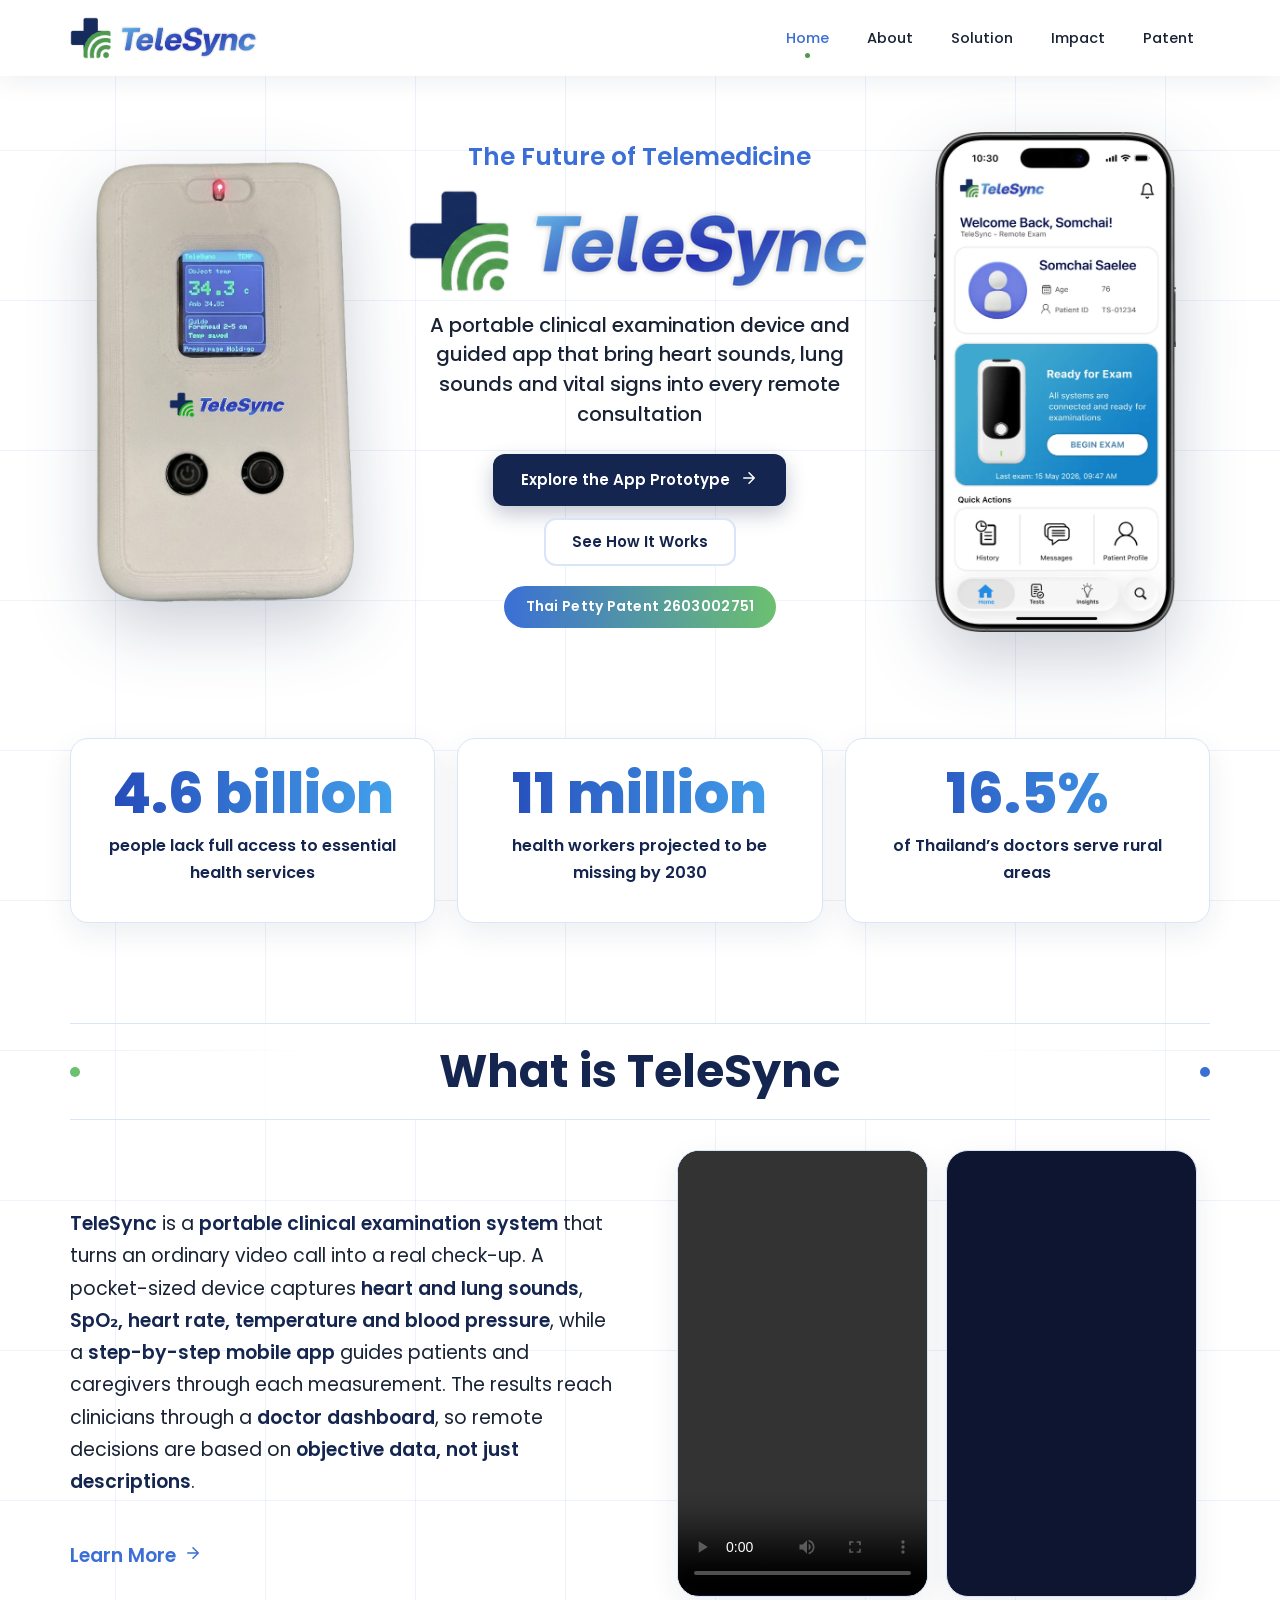
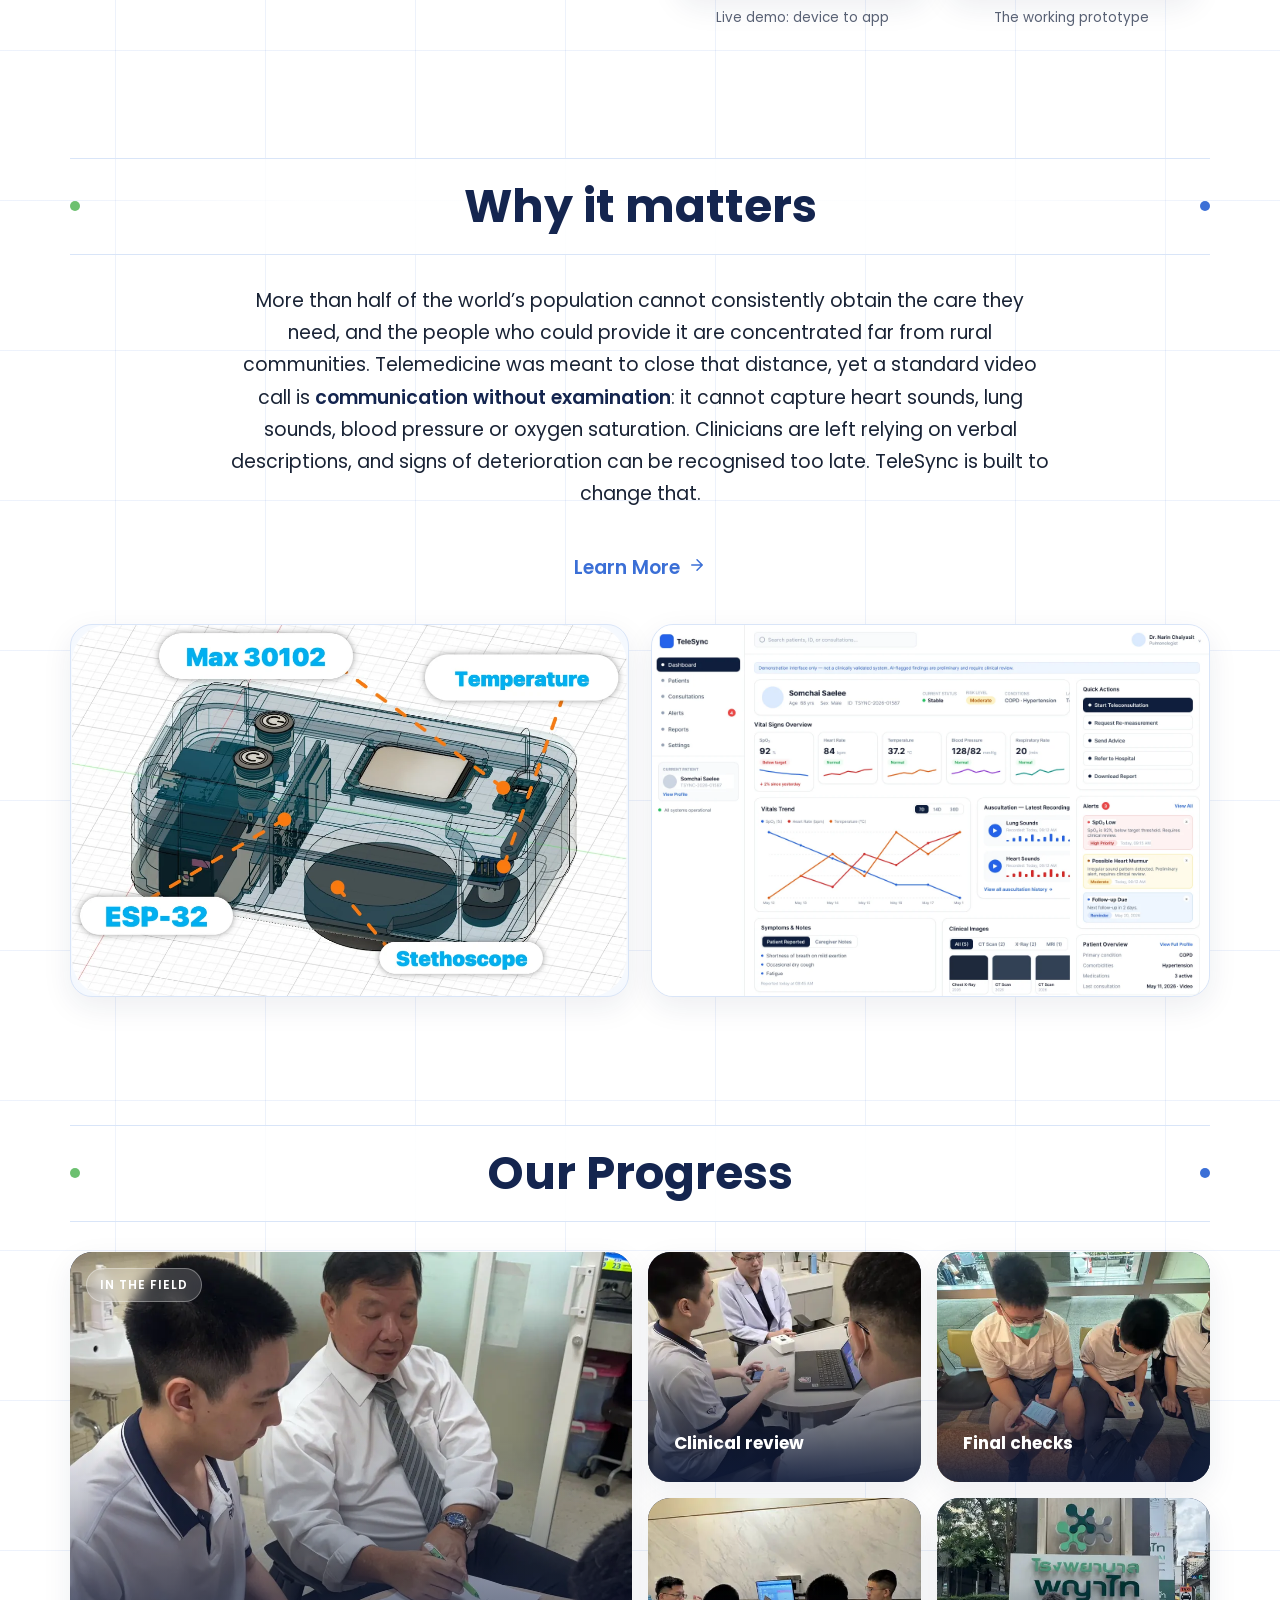
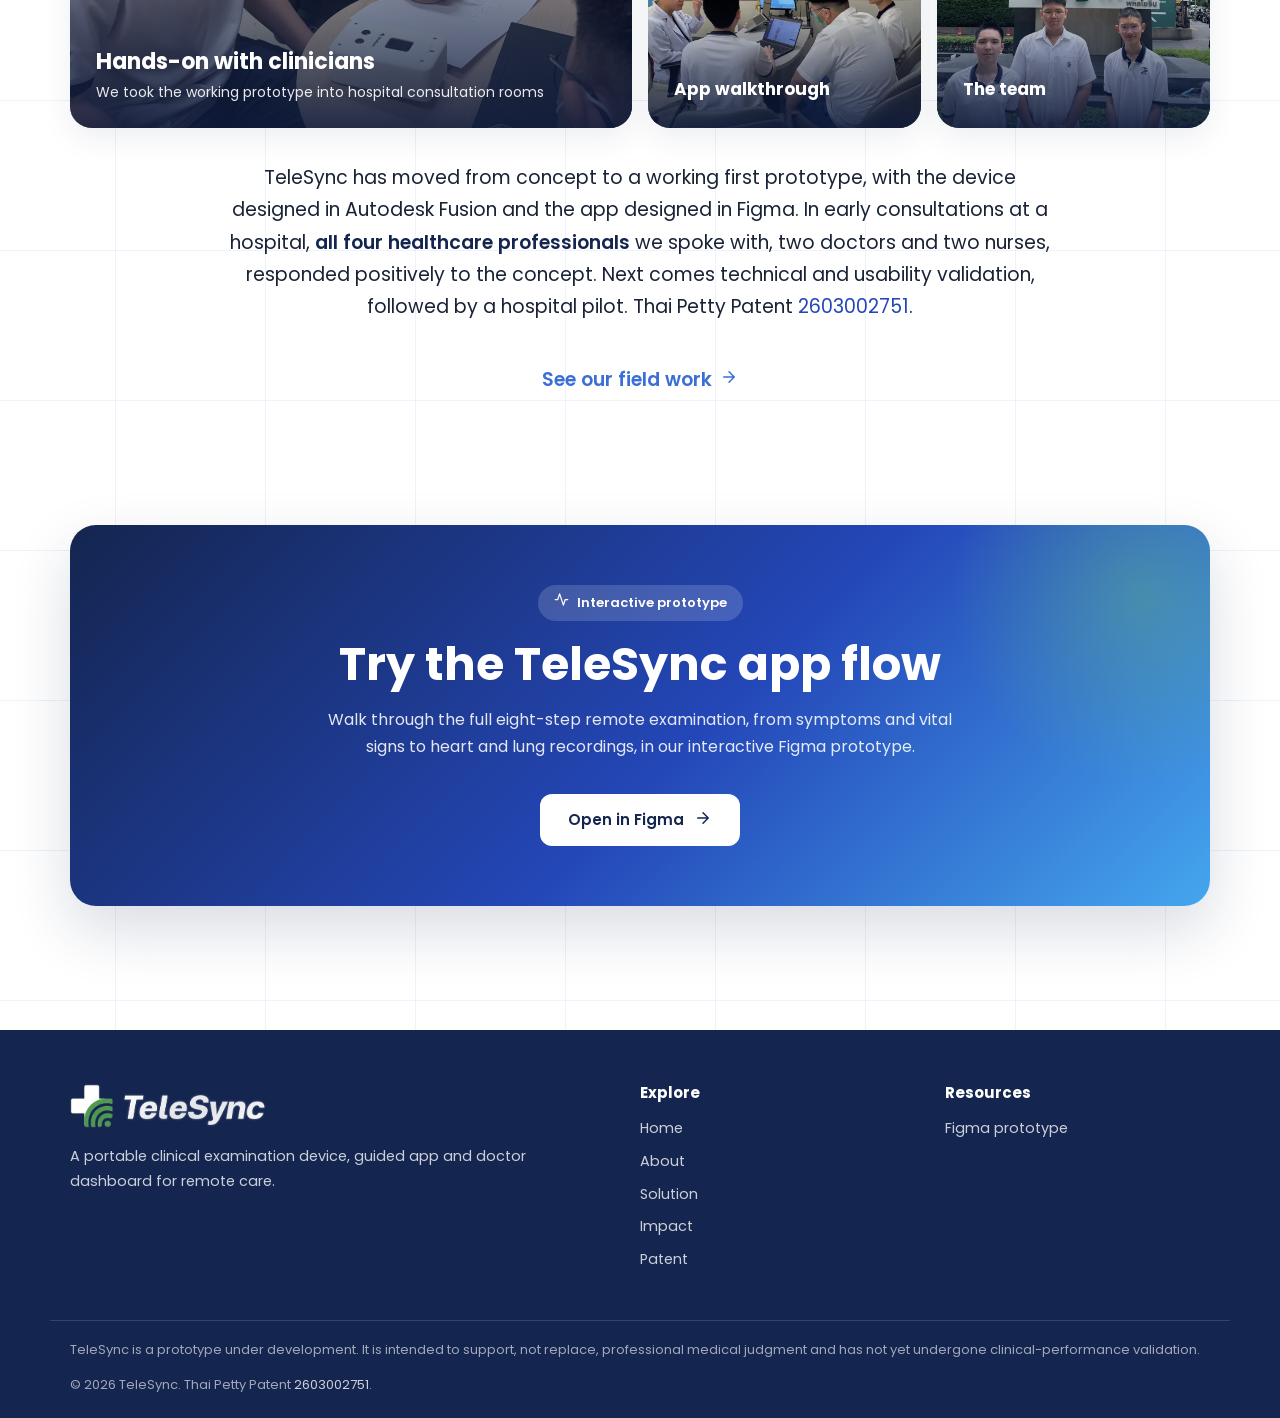
<file: index.html>
<!DOCTYPE html>
<html lang="en">
<head>
  <meta charset="utf-8">
  <meta name="viewport" content="width=device-width, initial-scale=1">
  <title>TeleSync – The Future of Telemedicine</title>
  <meta name="description" content="TeleSync is a portable clinical examination device, guided mobile app and doctor dashboard that brings heart and lung sounds and vital signs into remote consultations.">
  <meta property="og:title" content="TeleSync – The Future of Telemedicine">
  <meta property="og:description" content="A portable examination device, guided app and doctor dashboard that add objective clinical data to telemedicine.">
  <meta property="og:image" content="https://telesync.fit/assets/img/og-share.jpg">
  <meta property="og:image:width" content="1200">
  <meta property="og:image:height" content="630">
  <meta property="og:type" content="website">
  <meta name="twitter:card" content="summary_large_image">
  <meta name="twitter:image" content="https://telesync.fit/assets/img/og-share.jpg">
  <link rel="icon" type="image/png" href="assets/img/favicon.png">
  <link rel="preconnect" href="https://fonts.googleapis.com">
  <link rel="preconnect" href="https://fonts.gstatic.com" crossorigin>
  <link href="https://fonts.googleapis.com/css2?family=Poppins:wght@400;500;600;700;800&display=swap" rel="stylesheet">
  <link rel="stylesheet" href="css/styles.css?v=2026-11-07b">
  <script>document.documentElement.className = 'js';</script>
</head>
<body>
  <a class="skip" href="#main">Skip to content</a>

  <header class="site-header">
    <div class="wrap">
      <a class="brand" href="index.html" aria-label="TeleSync home"><img src="assets/img/logo.png" alt="TeleSync" width="537" height="120"></a>
      <button class="nav-toggle" aria-controls="nav" aria-expanded="false" aria-label="Menu"><span></span><span></span><span></span></button>
      <nav class="nav" id="nav" aria-label="Main">
        <ul>
          <li><a href="index.html" aria-current="page">Home</a></li>
          <li><a href="about.html">About</a></li>
          <li><a href="solution.html">Solution</a></li>
          <li><a href="impact.html">Impact</a></li>
          <li><a href="patent.html">Patent</a></li>
        </ul>
      </nav>
    </div>
  </header>

  <main id="main">

    <section class="hero">
      <div class="wrap hero-grid">
        <div class="hero-device">
          <img src="assets/img/device-front.webp" alt="The TeleSync examination device showing a temperature reading on its screen" width="645" height="1100">
        </div>
        <div class="hero-copy">
          <p class="hero-kicker">The Future of Telemedicine</p>
          <h1><img class="hero-logo" src="assets/img/logo.png" alt="TeleSync" width="537" height="120"></h1>
          <p class="hero-lead">A portable clinical examination device and guided app that bring heart sounds, lung sounds and vital signs into every remote consultation</p>
          <div class="hero-actions">
            <a class="btn btn-dark" href="https://www.figma.com/design/eTXzqV9W2M6x8Y5pykawFQ/TeleSync_UI-UX?node-id=0-1" target="_blank" rel="noopener">Explore the App Prototype <span data-icon="arrow"></span></a>
            <a class="btn btn-light" href="solution.html">See How It Works</a>
          </div>
          <a class="pill" href="patent.html">Thai Petty Patent 2603002751</a>
        </div>
        <div class="hero-phone">
          <img src="assets/img/app-home.webp" alt="TeleSync mobile app home screen, ready to begin an examination" width="520" height="1075">
        </div>
      </div>
    </section>

    <section class="section-tight">
      <div class="wrap grid g3">
        <div class="card stat reveal">
          <span class="stat-num">4.6 billion</span>
          <span class="stat-label">people lack full access to essential health services</span>
        </div>
        <div class="card stat reveal">
          <span class="stat-num">11 million</span>
          <span class="stat-label">health workers projected to be missing by 2030</span>
        </div>
        <div class="card stat reveal">
          <span class="stat-num">16.5%</span>
          <span class="stat-label">of Thailand’s doctors serve rural areas</span>
        </div>
      </div>
    </section>

    <section class="section">
      <div class="wrap">
        <div class="rule-title reveal"><h2>What is TeleSync</h2></div>
        <div class="split intro-split">
          <div class="reveal">
            <p class="lead"><strong>TeleSync</strong> is a <strong>portable clinical examination system</strong> that turns an ordinary video call into a real check-up. A pocket-sized device captures <strong>heart and lung sounds</strong>, <strong>SpO₂, heart rate, temperature and blood pressure</strong>, while a <strong>step-by-step mobile app</strong> guides patients and caregivers through each measurement. The results reach clinicians through a <strong>doctor dashboard</strong>, so remote decisions are based on <strong>objective data, not just descriptions</strong>.</p>
            <a class="more" href="solution.html">Learn More <span data-icon="arrow"></span></a>
          </div>
          <div class="video-pair reveal">
            <figure>
              <div class="media video-frame">
                <video src="assets/video/telesync-demo.mp4#t=0.1" controls playsinline preload="metadata" width="360" height="640" aria-label="Demo of the TeleSync device taking a reading and sending it to the mobile app"></video>
              </div>
              <figcaption>Live demo: device to app</figcaption>
            </figure>
            <figure>
              <div class="media video-frame">
                <video src="assets/video/telesync-spin.mp4" autoplay muted loop playsinline preload="auto" width="360" height="640" aria-label="The TeleSync prototype rotating on a turntable"></video>
              </div>
              <figcaption>The working prototype</figcaption>
            </figure>
          </div>
        </div>
      </div>
    </section>

    <section class="section">
      <div class="wrap">
        <div class="rule-title reveal"><h2>Why it matters</h2></div>
        <div class="narrow wrap center reveal">
          <p class="lead">More than half of the world’s population cannot consistently obtain the care they need, and the people who could provide it are concentrated far from rural communities. Telemedicine was meant to close that distance, yet a standard video call is <strong>communication without examination</strong>: it cannot capture heart sounds, lung sounds, blood pressure or oxygen saturation. Clinicians are left relying on verbal descriptions, and signs of deterioration can be recognised too late. TeleSync is built to change that.</p>
          <a class="more" href="impact.html">Learn More <span data-icon="arrow"></span></a>
        </div>
        <div class="media-pair">
          <figure class="media reveal"><img src="assets/img/hw-labelled.webp" alt="Transparent CAD view of the TeleSync device with its sensors labelled" width="1100" height="740" loading="lazy"></figure>
          <figure class="media reveal"><img src="assets/img/dashboard.webp" alt="The TeleSync doctor dashboard showing a patient’s vital signs and trends" width="1440" height="991" loading="lazy" style="object-position: left top"></figure>
        </div>
      </div>
    </section>

    <section class="section">
      <div class="wrap">
        <div class="rule-title reveal"><h2>Our Progress</h2></div>
        <div class="field-bento">
          <a class="photo-tile tile-lg reveal" href="impact.html#field">
            <img src="assets/img/field/handson-doctor.webp" alt="A doctor sketches beside the TeleSync prototype while a team member watches" width="1108" height="1477" loading="lazy" style="object-position: center 40%">
            <span class="tile-tag">In the field</span>
            <span class="tile-cap"><b>Hands-on with clinicians</b>We took the working prototype into hospital consultation rooms</span>
          </a>
          <a class="photo-tile reveal" href="impact.html#field">
            <img src="assets/img/field/clinician-device-sm.webp" alt="A clinician reviews the TeleSync device with the team" width="480" height="640" loading="lazy">
            <span class="tile-cap"><b>Clinical review</b></span>
          </a>
          <a class="photo-tile reveal" href="impact.html#field">
            <img src="assets/img/field/prep-device-check-sm.webp" alt="The team checking the device and app in a hospital waiting area" width="480" height="640" loading="lazy">
            <span class="tile-cap"><b>Final checks</b></span>
          </a>
          <a class="photo-tile reveal" href="impact.html#gallery">
            <img src="assets/img/field/review-monitors-sm.webp" alt="The team talking through the app with a clinician" width="480" height="640" loading="lazy">
            <span class="tile-cap"><b>App walkthrough</b></span>
          </a>
          <a class="photo-tile reveal" href="impact.html#gallery">
            <img src="assets/img/field/team-sign-sm.webp" alt="The TeleSync team outside a hospital" width="480" height="640" loading="lazy" style="object-position: center 75%">
            <span class="tile-cap"><b>The team</b></span>
          </a>
        </div>
        <div class="narrow wrap center reveal">
          <p class="lead">TeleSync has moved from concept to a working first prototype, with the device designed in Autodesk Fusion and the app designed in Figma. In early consultations at a hospital, <strong>all four healthcare professionals</strong> we spoke with, two doctors and two nurses, responded positively to the concept. Next comes technical and usability validation, followed by a hospital pilot. Thai Petty Patent <a href="patent.html">2603002751</a>.</p>
          <a class="more" href="impact.html#field">See our field work <span data-icon="arrow"></span></a>
        </div>
      </div>
    </section>

    <section class="section">
      <div class="wrap">
        <div class="band cta reveal">
          <span class="tag"><span data-icon="activity"></span> Interactive prototype</span>
          <h2>Try the TeleSync app flow</h2>
          <p>Walk through the full eight-step remote examination, from symptoms and vital signs to heart and lung recordings, in our interactive Figma prototype.</p>
          <a class="btn btn-white" href="https://www.figma.com/design/eTXzqV9W2M6x8Y5pykawFQ/TeleSync_UI-UX?node-id=0-1" target="_blank" rel="noopener">Open in Figma <span data-icon="arrow"></span></a>
        </div>
      </div>
    </section>

  </main>

  <footer class="site-footer">
    <div class="wrap top">
      <div>
        <img src="assets/img/logo-light.png" alt="TeleSync" width="537" height="120">
        <p>A portable clinical examination device, guided app and doctor dashboard for remote care.</p>
      </div>
      <div>
        <h4>Explore</h4>
        <ul>
          <li><a href="index.html">Home</a></li>
          <li><a href="about.html">About</a></li>
          <li><a href="solution.html">Solution</a></li>
          <li><a href="impact.html">Impact</a></li>
          <li><a href="patent.html">Patent</a></li>
        </ul>
      </div>
      <div>
        <h4>Resources</h4>
        <ul>
          <li><a href="https://www.figma.com/design/eTXzqV9W2M6x8Y5pykawFQ/TeleSync_UI-UX?node-id=0-1" target="_blank" rel="noopener">Figma prototype</a></li>
        </ul>
      </div>
    </div>
    <div class="wrap bottom">
      <p>TeleSync is a prototype under development. It is intended to support, not replace, professional medical judgment and has not yet undergone clinical-performance validation.</p>
      <p>© 2026 TeleSync. Thai Petty Patent <a href="patent.html">2603002751</a>.</p>
    </div>
  </footer>

  <script src="js/main.js?v=2026-10-28"></script>
</body>
</html>
</file>
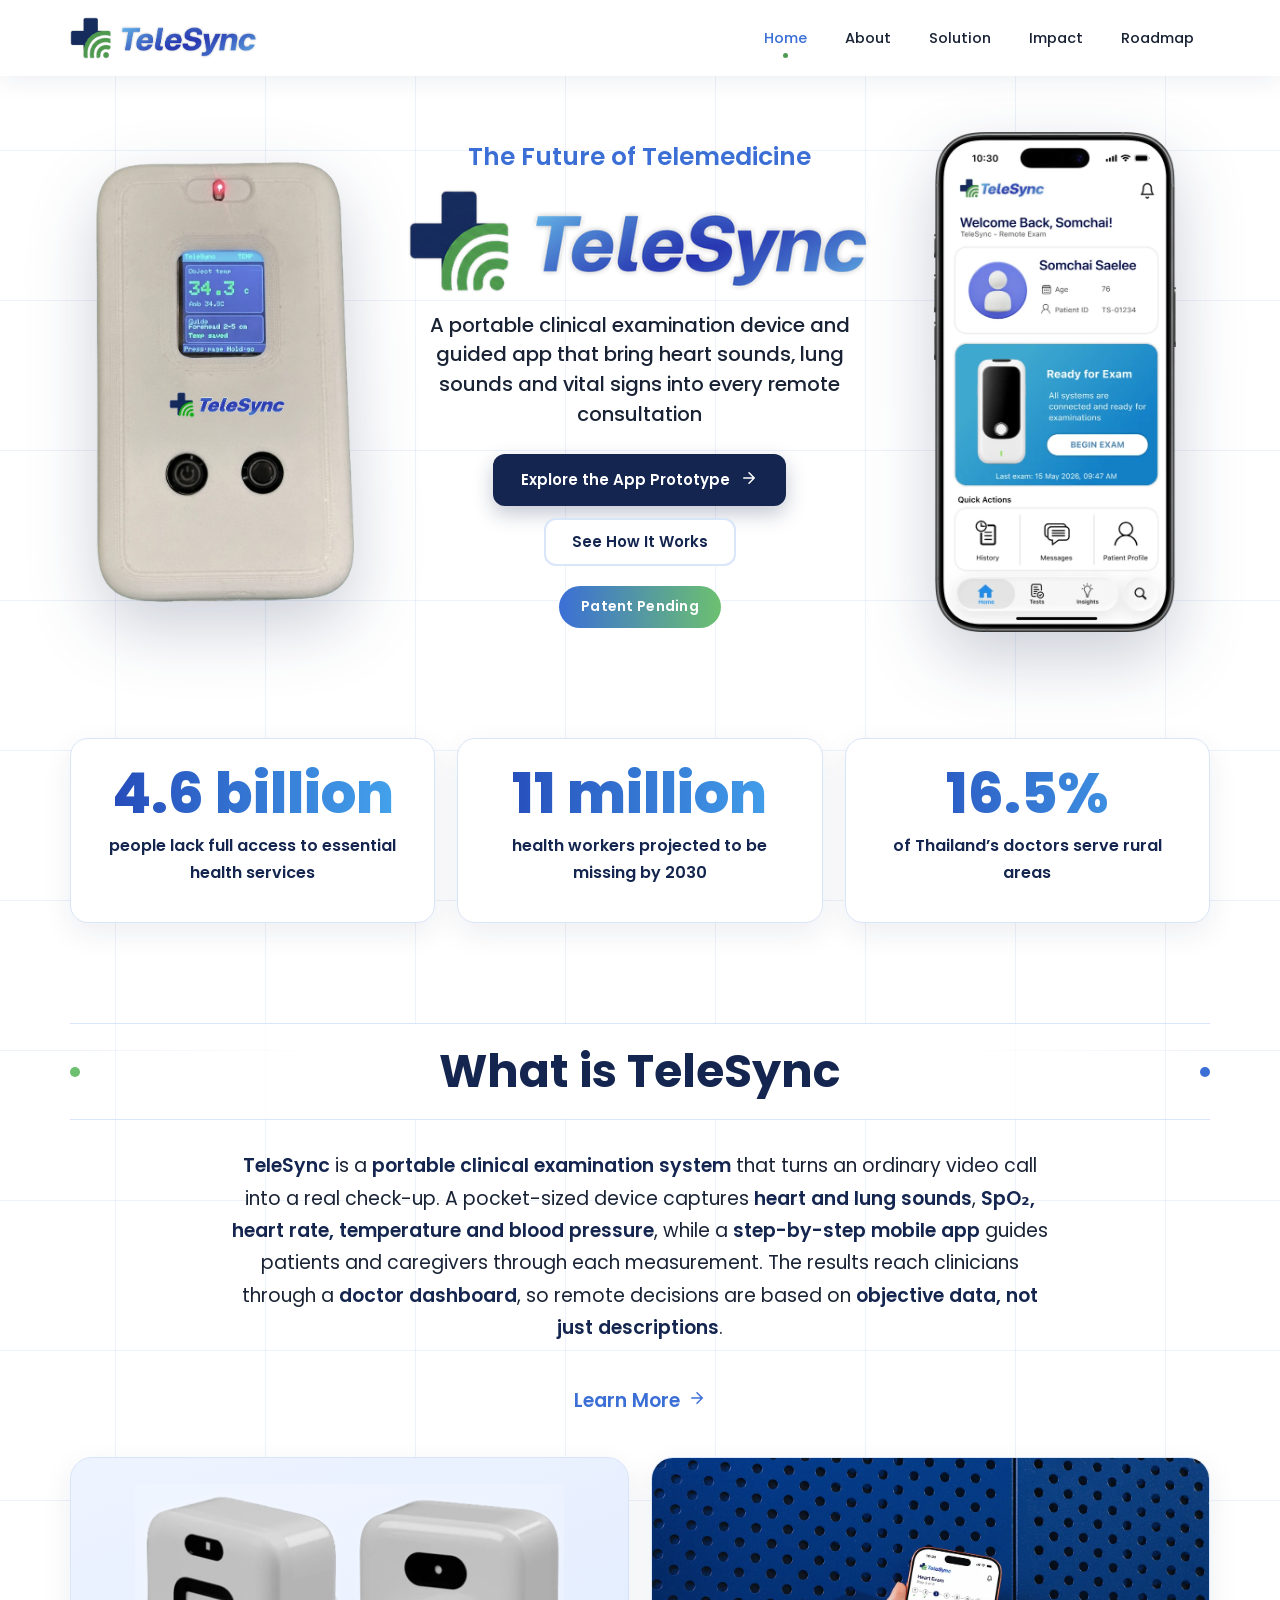
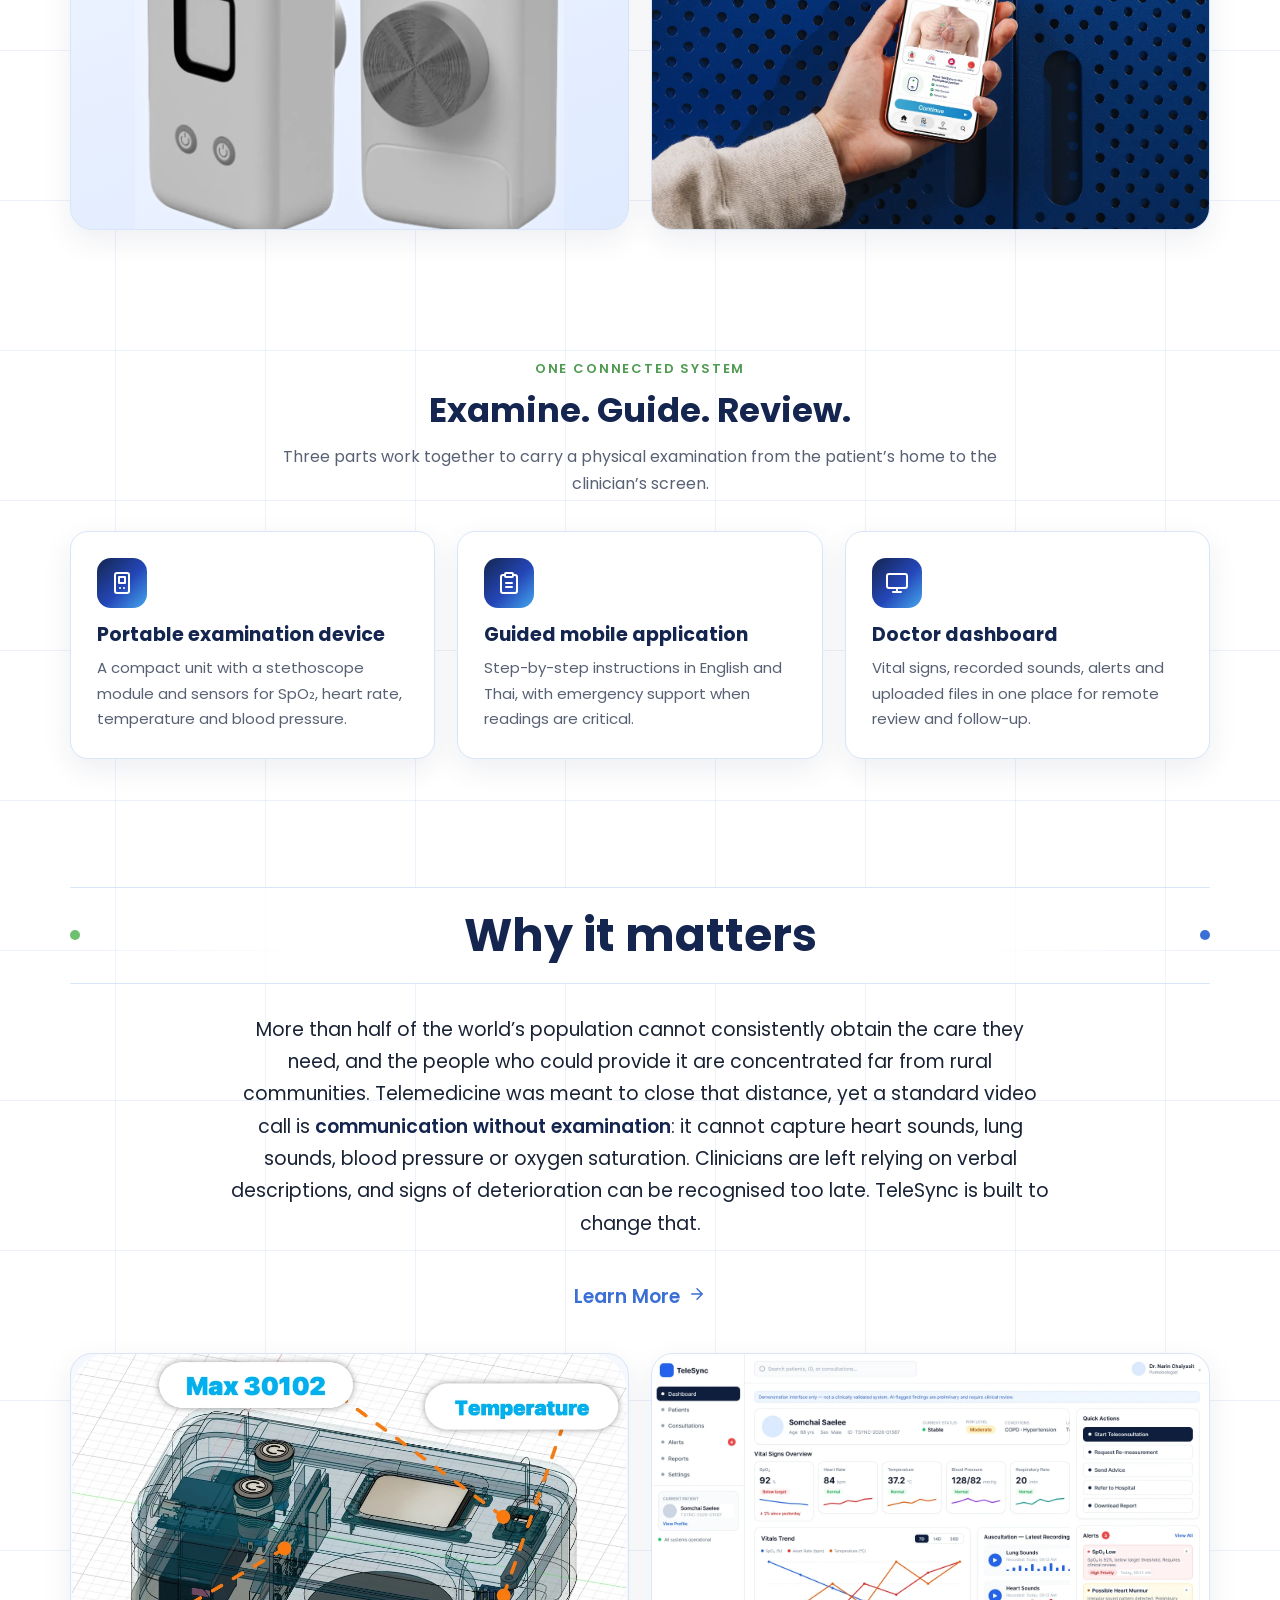
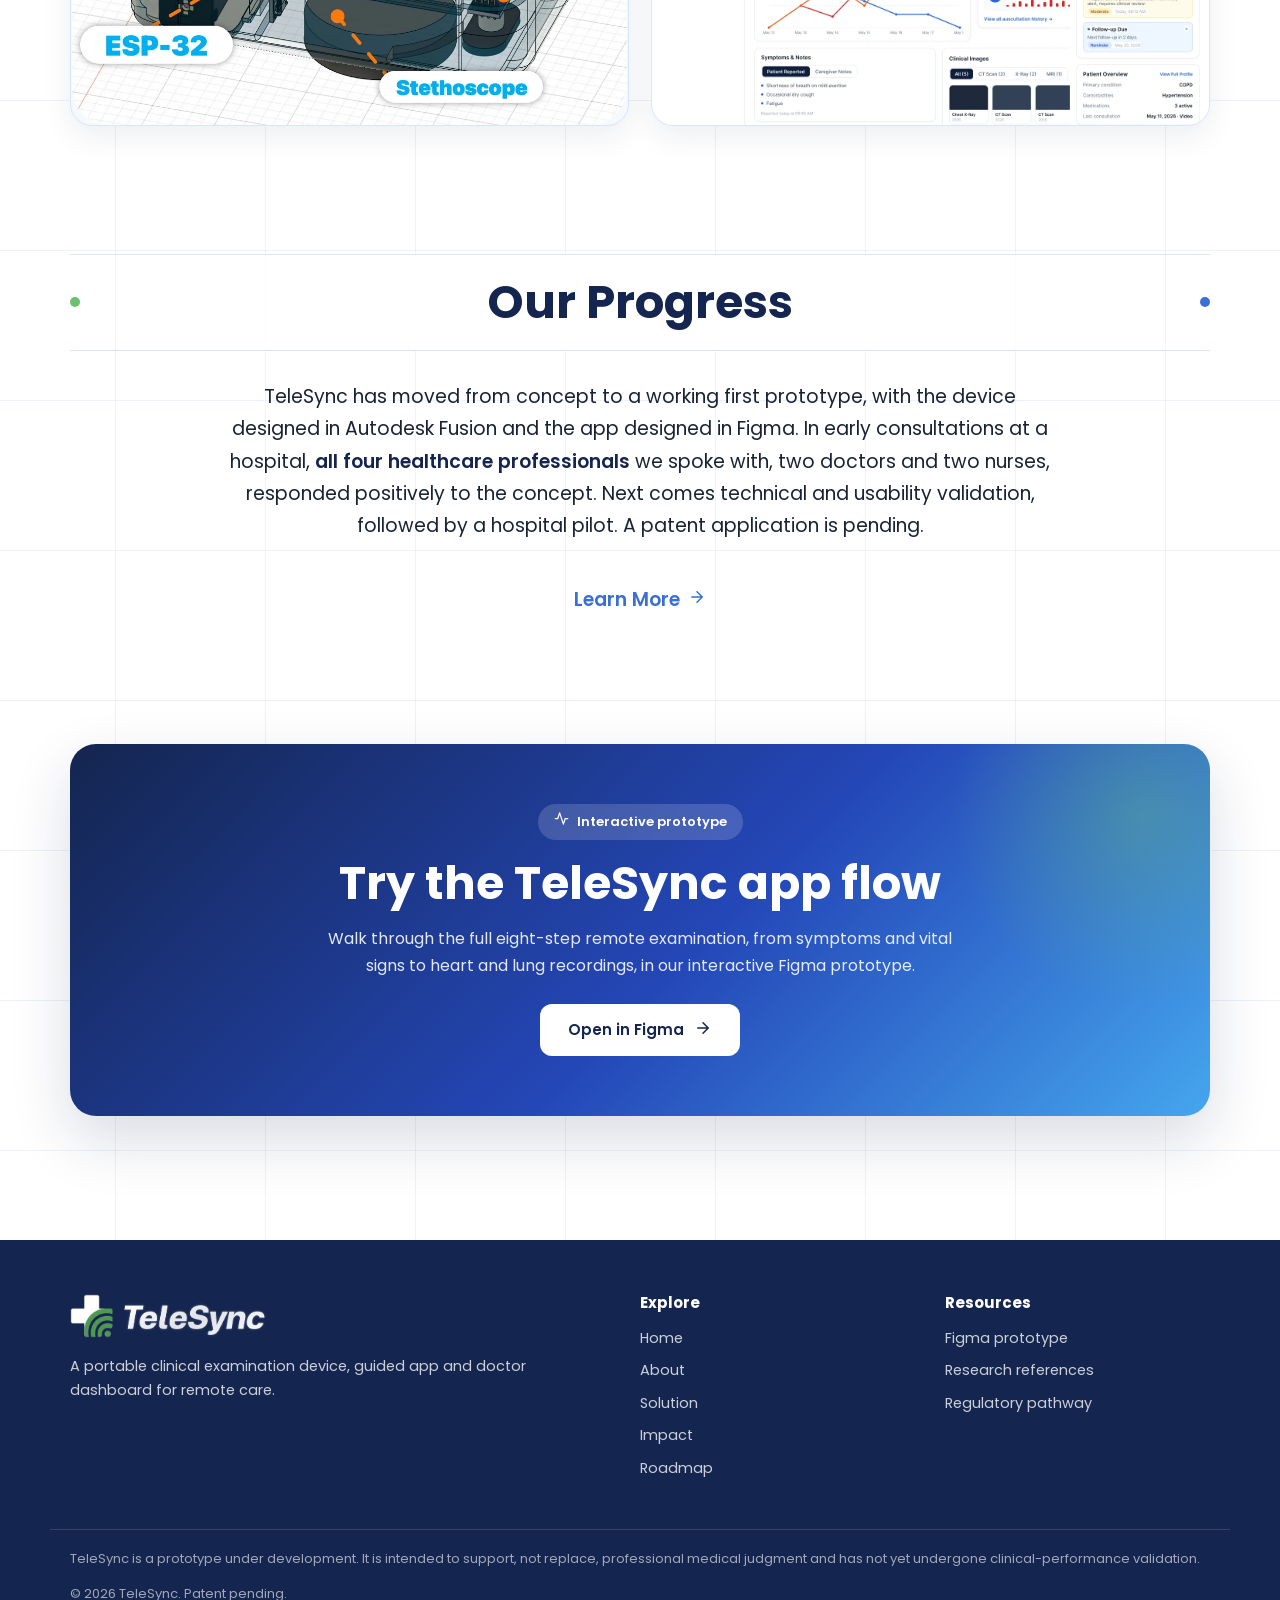
<file: telesync-website/index.html>
<!DOCTYPE html>
<html lang="en">
<head>
  <meta charset="utf-8">
  <meta name="viewport" content="width=device-width, initial-scale=1">
  <title>TeleSync – The Future of Telemedicine</title>
  <meta name="description" content="TeleSync is a portable clinical examination device, guided mobile app and doctor dashboard that brings heart and lung sounds and vital signs into remote consultations.">
  <meta property="og:title" content="TeleSync – The Future of Telemedicine">
  <meta property="og:description" content="A portable examination device, guided app and doctor dashboard that add objective clinical data to telemedicine.">
  <meta property="og:image" content="assets/img/app-in-hand.webp">
  <link rel="icon" type="image/png" href="assets/img/favicon.png">
  <link rel="preconnect" href="https://fonts.googleapis.com">
  <link rel="preconnect" href="https://fonts.gstatic.com" crossorigin>
  <link href="https://fonts.googleapis.com/css2?family=Poppins:wght@400;500;600;700;800&display=swap" rel="stylesheet">
  <link rel="stylesheet" href="css/styles.css">
  <script>document.documentElement.className = 'js';</script>
</head>
<body>
  <a class="skip" href="#main">Skip to content</a>

  <header class="site-header">
    <div class="wrap">
      <a class="brand" href="index.html" aria-label="TeleSync home"><img src="assets/img/logo.png" alt="TeleSync" width="537" height="120"></a>
      <button class="nav-toggle" aria-controls="nav" aria-expanded="false" aria-label="Menu"><span></span><span></span><span></span></button>
      <nav class="nav" id="nav" aria-label="Main">
        <ul>
          <li><a href="index.html" aria-current="page">Home</a></li>
          <li><a href="about.html">About</a></li>
          <li><a href="solution.html">Solution</a></li>
          <li><a href="impact.html">Impact</a></li>
          <li><a href="roadmap.html">Roadmap</a></li>
        </ul>
      </nav>
    </div>
  </header>

  <main id="main">

    <section class="hero">
      <div class="wrap hero-grid">
        <div class="hero-device">
          <img src="assets/img/device-front.webp" alt="The TeleSync examination device showing a temperature reading on its screen" width="645" height="1100">
        </div>
        <div class="hero-copy">
          <p class="hero-kicker">The Future of Telemedicine</p>
          <h1><img class="hero-logo" src="assets/img/logo.png" alt="TeleSync" width="537" height="120"></h1>
          <p class="hero-lead">A portable clinical examination device and guided app that bring heart sounds, lung sounds and vital signs into every remote consultation</p>
          <div class="hero-actions">
            <a class="btn btn-dark" href="https://www.figma.com/design/eTXzqV9W2M6x8Y5pykawFQ/TeleSync_UI-UX?node-id=0-1" target="_blank" rel="noopener">Explore the App Prototype <span data-icon="arrow"></span></a>
            <a class="btn btn-light" href="solution.html">See How It Works</a>
          </div>
          <span class="pill">Patent Pending</span>
        </div>
        <div class="hero-phone">
          <img src="assets/img/app-home.webp" alt="TeleSync mobile app home screen, ready to begin an examination" width="520" height="1075">
        </div>
      </div>
    </section>

    <section class="section-tight">
      <div class="wrap grid g3">
        <div class="card stat reveal">
          <span class="stat-num">4.6 billion</span>
          <span class="stat-label">people lack full access to essential health services</span>
        </div>
        <div class="card stat reveal">
          <span class="stat-num">11 million</span>
          <span class="stat-label">health workers projected to be missing by 2030</span>
        </div>
        <div class="card stat reveal">
          <span class="stat-num">16.5%</span>
          <span class="stat-label">of Thailand’s doctors serve rural areas</span>
        </div>
      </div>
    </section>

    <section class="section">
      <div class="wrap">
        <div class="rule-title reveal"><h2>What is TeleSync</h2></div>
        <div class="narrow wrap center reveal">
          <p class="lead"><strong>TeleSync</strong> is a <strong>portable clinical examination system</strong> that turns an ordinary video call into a real check-up. A pocket-sized device captures <strong>heart and lung sounds</strong>, <strong>SpO₂, heart rate, temperature and blood pressure</strong>, while a <strong>step-by-step mobile app</strong> guides patients and caregivers through each measurement. The results reach clinicians through a <strong>doctor dashboard</strong>, so remote decisions are based on <strong>objective data, not just descriptions</strong>.</p>
          <a class="more" href="solution.html">Learn More <span data-icon="arrow"></span></a>
        </div>
        <div class="media-pair">
          <figure class="media media-contain reveal"><img src="assets/img/device-pair.webp" alt="Front and back renders of the TeleSync device, showing the screen and the stethoscope head" width="880" height="740" loading="lazy"></figure>
          <figure class="media reveal"><img src="assets/img/app-in-hand.webp" alt="A hand holding a phone running the TeleSync heart examination screen" width="1400" height="933" loading="lazy"></figure>
        </div>
      </div>
    </section>

    <section class="section">
      <div class="wrap">
        <div class="head center reveal">
          <span class="eyebrow">One connected system</span>
          <h2 class="sub-title">Examine. Guide. Review.</h2>
          <p class="sub-lead">Three parts work together to carry a physical examination from the patient’s home to the clinician’s screen.</p>
        </div>
        <div class="grid g3">
          <a class="card reveal" href="solution.html#device">
            <span class="icon icon-solid" data-icon="device"></span>
            <h3>Portable examination device</h3>
            <p>A compact unit with a stethoscope module and sensors for SpO₂, heart rate, temperature and blood pressure.</p>
          </a>
          <a class="card reveal" href="solution.html#app">
            <span class="icon icon-solid" data-icon="clipboard"></span>
            <h3>Guided mobile application</h3>
            <p>Step-by-step instructions in English and Thai, with emergency support when readings are critical.</p>
          </a>
          <a class="card reveal" href="solution.html#dashboard">
            <span class="icon icon-solid" data-icon="monitor"></span>
            <h3>Doctor dashboard</h3>
            <p>Vital signs, recorded sounds, alerts and uploaded files in one place for remote review and follow-up.</p>
          </a>
        </div>
      </div>
    </section>

    <section class="section">
      <div class="wrap">
        <div class="rule-title reveal"><h2>Why it matters</h2></div>
        <div class="narrow wrap center reveal">
          <p class="lead">More than half of the world’s population cannot consistently obtain the care they need, and the people who could provide it are concentrated far from rural communities. Telemedicine was meant to close that distance, yet a standard video call is <strong>communication without examination</strong>: it cannot capture heart sounds, lung sounds, blood pressure or oxygen saturation. Clinicians are left relying on verbal descriptions, and signs of deterioration can be recognised too late. TeleSync is built to change that.</p>
          <a class="more" href="impact.html">Learn More <span data-icon="arrow"></span></a>
        </div>
        <div class="media-pair">
          <figure class="media reveal"><img src="assets/img/hw-labelled.webp" alt="Transparent CAD view of the TeleSync device with its sensors labelled" width="1100" height="740" loading="lazy"></figure>
          <figure class="media reveal"><img src="assets/img/dashboard.webp" alt="The TeleSync doctor dashboard showing a patient’s vital signs and trends" width="1440" height="991" loading="lazy" style="object-position: left top"></figure>
        </div>
      </div>
    </section>

    <section class="section">
      <div class="wrap">
        <div class="rule-title reveal"><h2>Our Progress</h2></div>
        <div class="narrow wrap center reveal">
          <p class="lead">TeleSync has moved from concept to a working first prototype, with the device designed in Autodesk Fusion and the app designed in Figma. In early consultations at a hospital, <strong>all four healthcare professionals</strong> we spoke with, two doctors and two nurses, responded positively to the concept. Next comes technical and usability validation, followed by a hospital pilot. A patent application is pending.</p>
          <a class="more" href="roadmap.html">Learn More <span data-icon="arrow"></span></a>
        </div>
      </div>
    </section>

    <section class="section">
      <div class="wrap">
        <div class="band cta reveal">
          <span class="tag"><span data-icon="activity"></span> Interactive prototype</span>
          <h2>Try the TeleSync app flow</h2>
          <p>Walk through the full eight-step remote examination, from symptoms and vital signs to heart and lung recordings, in our interactive Figma prototype.</p>
          <a class="btn btn-white" href="https://www.figma.com/design/eTXzqV9W2M6x8Y5pykawFQ/TeleSync_UI-UX?node-id=0-1" target="_blank" rel="noopener">Open in Figma <span data-icon="arrow"></span></a>
        </div>
      </div>
    </section>

  </main>

  <footer class="site-footer">
    <div class="wrap top">
      <div>
        <img src="assets/img/logo-light.png" alt="TeleSync" width="537" height="120">
        <p>A portable clinical examination device, guided app and doctor dashboard for remote care.</p>
      </div>
      <div>
        <h4>Explore</h4>
        <ul>
          <li><a href="index.html">Home</a></li>
          <li><a href="about.html">About</a></li>
          <li><a href="solution.html">Solution</a></li>
          <li><a href="impact.html">Impact</a></li>
          <li><a href="roadmap.html">Roadmap</a></li>
        </ul>
      </div>
      <div>
        <h4>Resources</h4>
        <ul>
          <li><a href="https://www.figma.com/design/eTXzqV9W2M6x8Y5pykawFQ/TeleSync_UI-UX?node-id=0-1" target="_blank" rel="noopener">Figma prototype</a></li>
          <li><a href="about.html#references">Research references</a></li>
          <li><a href="roadmap.html#regulation">Regulatory pathway</a></li>
        </ul>
      </div>
    </div>
    <div class="wrap bottom">
      <p>TeleSync is a prototype under development. It is intended to support, not replace, professional medical judgment and has not yet undergone clinical-performance validation.</p>
      <p>© 2026 TeleSync. Patent pending.</p>
    </div>
  </footer>

  <script src="js/main.js"></script>
</body>
</html>
</file>
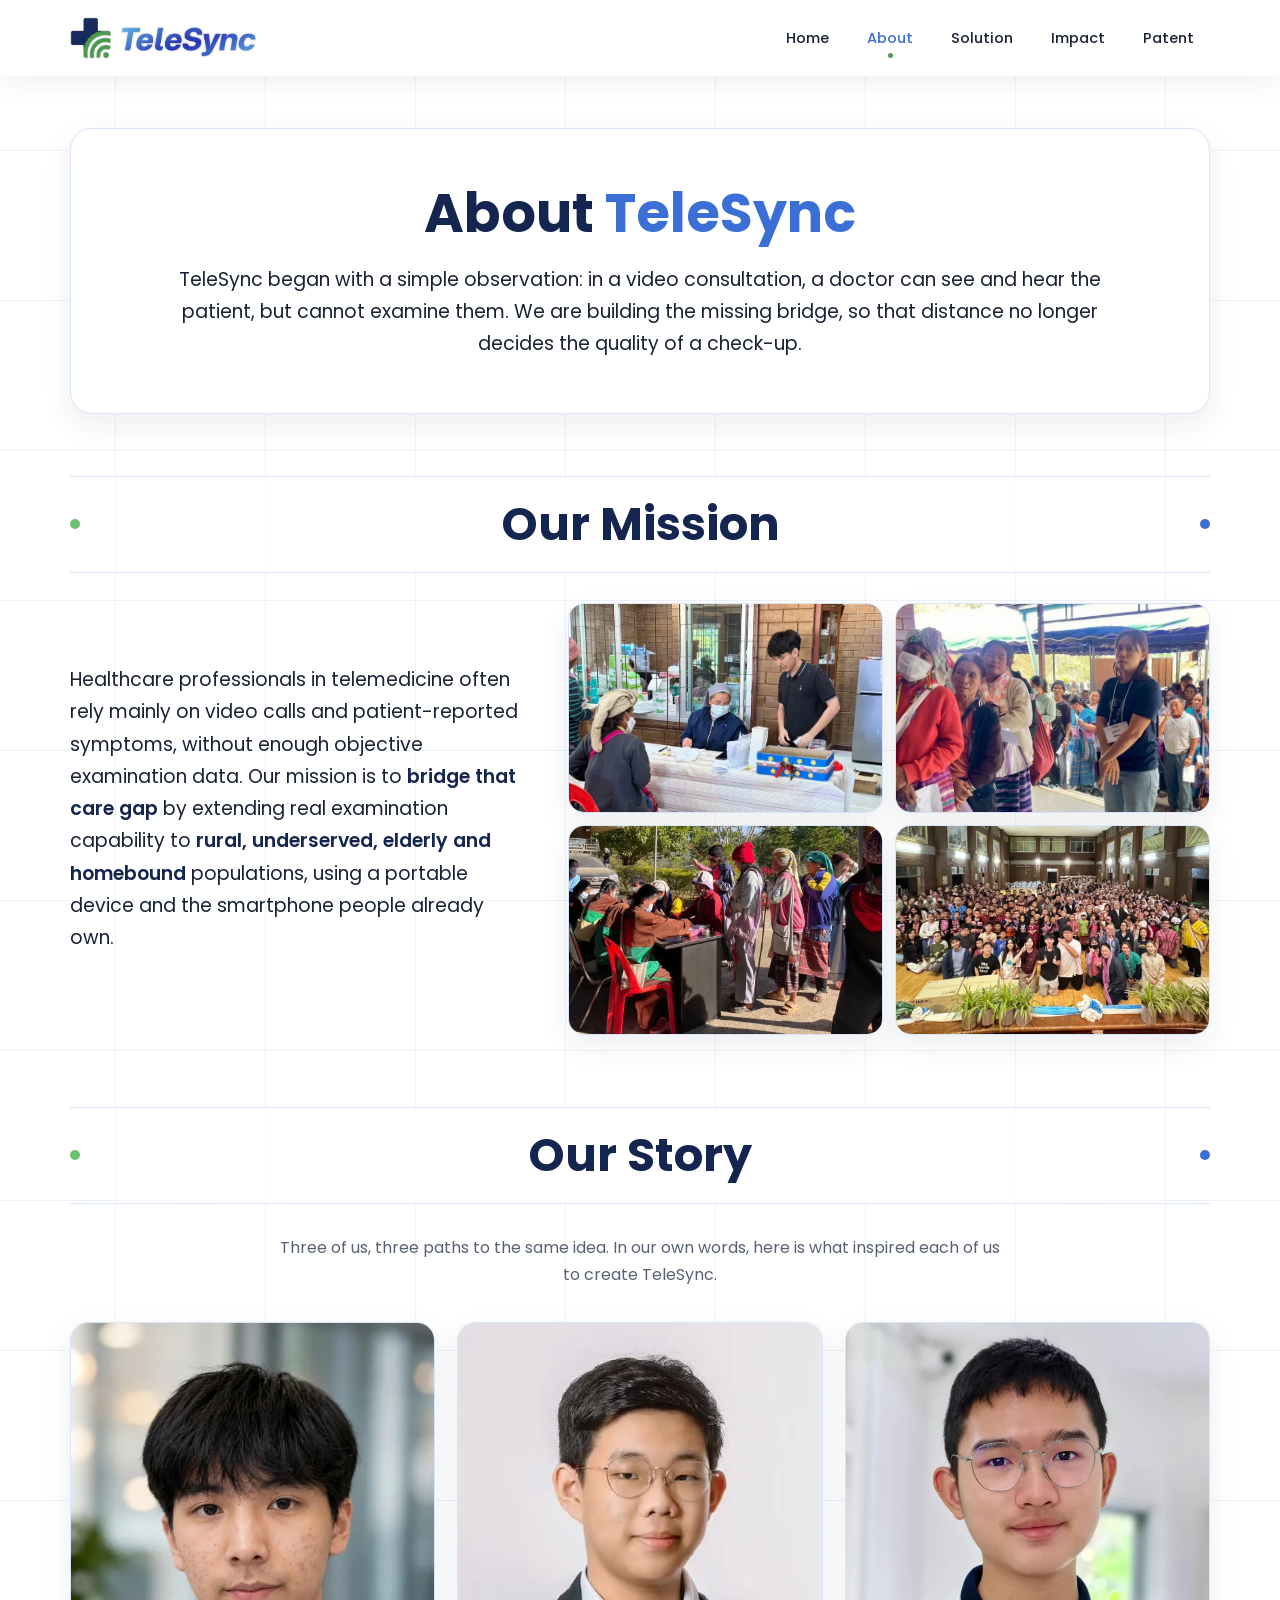
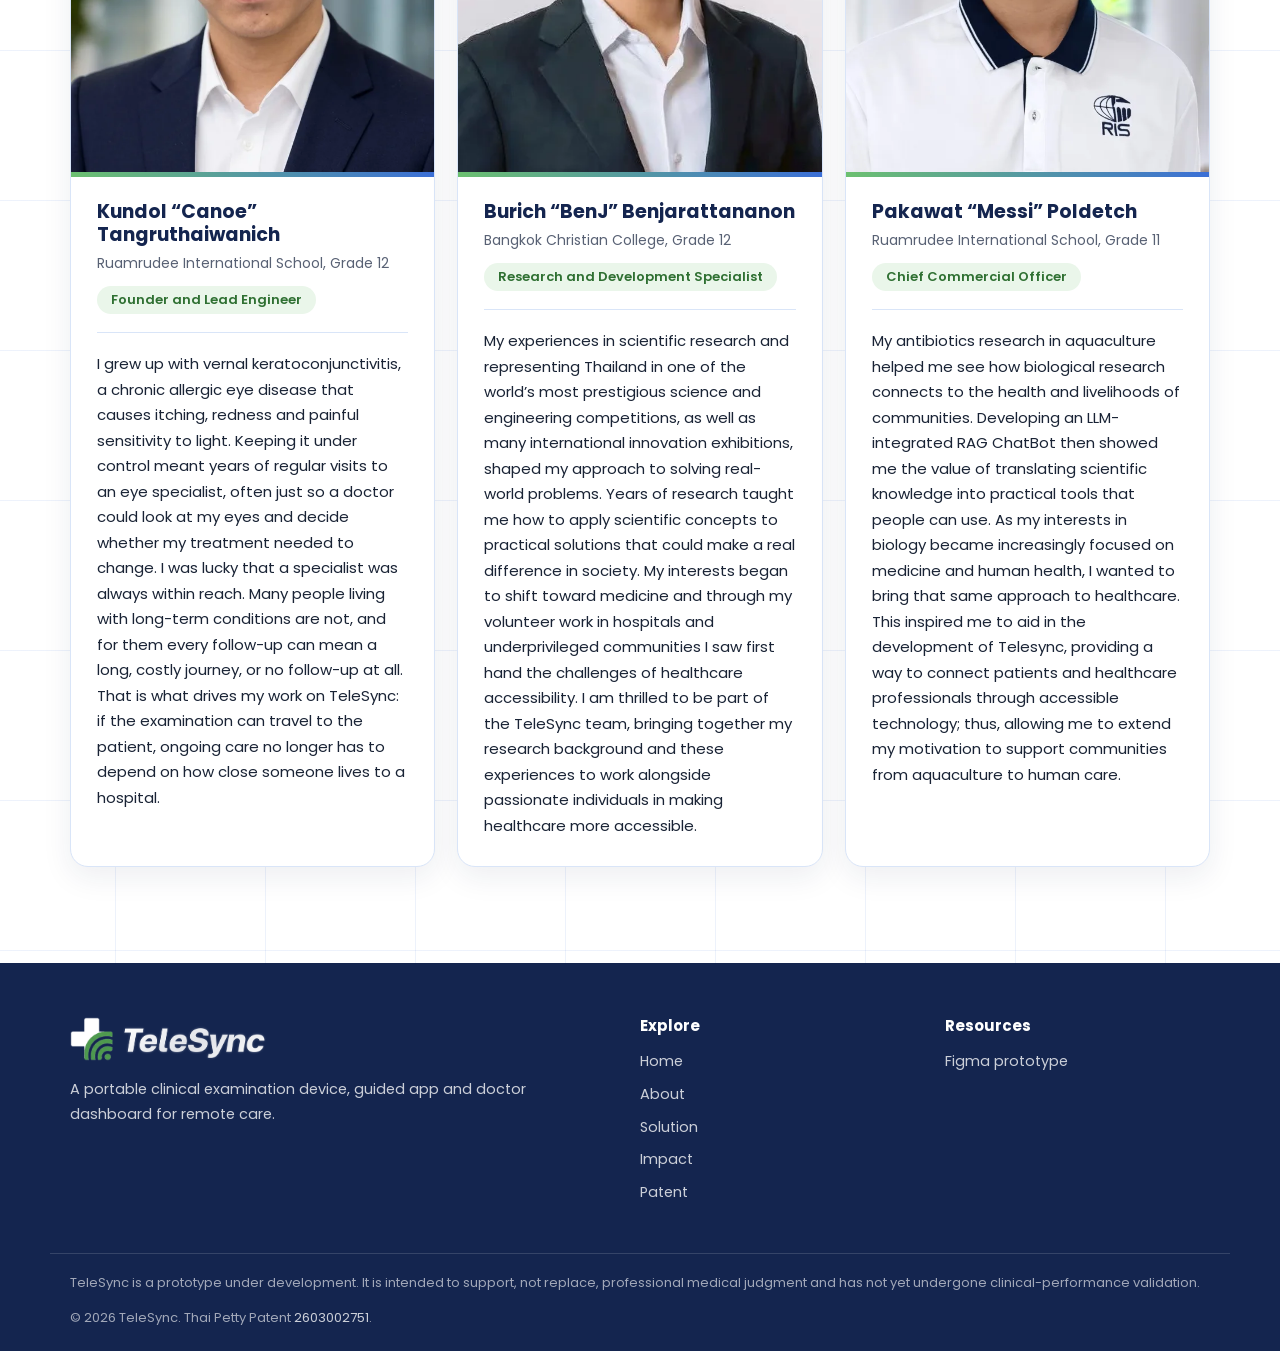
<file: about.html>
<!DOCTYPE html>
<html lang="en">
<head>
  <meta charset="utf-8">
  <meta name="viewport" content="width=device-width, initial-scale=1">
  <title>About TeleSync – Mission and Team</title>
  <meta name="description" content="The mission behind TeleSync and the team building it: a portable clinical examination system for remote care.">
  <meta property="og:title" content="About TeleSync – Mission and Team">
  <meta property="og:description" content="The mission behind TeleSync and the team building it: a portable clinical examination system for remote care.">
  <meta property="og:image" content="https://telesync.fit/assets/img/og-share.jpg">
  <meta property="og:image:width" content="1200">
  <meta property="og:image:height" content="630">
  <meta property="og:type" content="website">
  <meta name="twitter:card" content="summary_large_image">
  <meta name="twitter:image" content="https://telesync.fit/assets/img/og-share.jpg">
  <link rel="icon" type="image/png" href="assets/img/favicon.png">
  <link rel="preconnect" href="https://fonts.googleapis.com">
  <link rel="preconnect" href="https://fonts.gstatic.com" crossorigin>
  <link href="https://fonts.googleapis.com/css2?family=Poppins:wght@400;500;600;700;800&display=swap" rel="stylesheet">
  <link rel="stylesheet" href="css/styles.css?v=2026-11-07b">
  <script>document.documentElement.className = 'js';</script>
</head>
<body>
  <a class="skip" href="#main">Skip to content</a>

  <header class="site-header">
    <div class="wrap">
      <a class="brand" href="index.html" aria-label="TeleSync home"><img src="assets/img/logo.png" alt="TeleSync" width="537" height="120"></a>
      <button class="nav-toggle" aria-controls="nav" aria-expanded="false" aria-label="Menu"><span></span><span></span><span></span></button>
      <nav class="nav" id="nav" aria-label="Main">
        <ul>
          <li><a href="index.html">Home</a></li>
          <li><a href="about.html" aria-current="page">About</a></li>
          <li><a href="solution.html">Solution</a></li>
          <li><a href="impact.html">Impact</a></li>
          <li><a href="patent.html">Patent</a></li>
        </ul>
      </nav>
    </div>
  </header>

  <main id="main">

    <section class="page-head">
      <div class="wrap">
        <div class="page-card">
          <h1>About <span class="accent">TeleSync</span></h1>
          <p class="lead">TeleSync began with a simple observation: in a video consultation, a doctor can see and hear the patient, but cannot examine them. We are building the missing bridge, so that distance no longer decides the quality of a check-up.</p>
        </div>
      </div>
    </section>

    <section class="section-tight">
      <div class="wrap">
        <div class="rule-title reveal"><h2>Our Mission</h2></div>
        <div class="split mission reveal">
          <p class="lead">Healthcare professionals in telemedicine often rely mainly on video calls and patient-reported symptoms, without enough objective examination data. Our mission is to <strong>bridge that care gap</strong> by extending real examination capability to <strong>rural, underserved, elderly and homebound</strong> populations, using a portable device and the smartphone people already own.</p>
          <div class="photo-quad">
            <figure class="media"><img src="assets/img/rural-clinic.webp" alt="Medicine being handed out to villagers at a rural community clinic" width="821" height="516" loading="lazy"></figure>
            <figure class="media"><img src="assets/img/rural-queue.webp" alt="Villagers queueing for a community health visit" width="828" height="450" loading="lazy"></figure>
            <figure class="media"><img src="assets/img/rural-outdoor-clinic.webp" alt="Villagers lining up at an outdoor registration table" width="1200" height="611" loading="lazy"></figure>
            <figure class="media"><img src="assets/img/rural-group.webp" alt="Group photo with a rural community in a school hall" width="1200" height="615" loading="lazy"></figure>
          </div>
        </div>
      </div>
    </section>

    <section class="section-tight" id="our-story">
      <div class="wrap">
        <div class="rule-title reveal"><h2>Our Story</h2></div>
        <div class="head center reveal">
          <p class="sub-lead">Three of us, three paths to the same idea. In our own words, here is what inspired each of us to create TeleSync.</p>
        </div>
        <div class="grid g3 stories">
          <article class="card story reveal">
            <figure class="story-photo"><img src="assets/img/team-kundol.webp?v=2" alt="Portrait of Kundol Tangruthaiwanich" width="640" height="800" loading="lazy"></figure>
            <div class="story-body">
              <h3 class="story-name">Kundol &ldquo;Canoe&rdquo; Tangruthaiwanich</h3>
              <p class="story-school">Ruamrudee International School, Grade 12</p>
              <p class="story-role">Founder and Lead Engineer</p>
              <p class="story-text">I grew up with vernal keratoconjunctivitis, a chronic allergic eye disease that causes itching, redness and painful sensitivity to light. Keeping it under control meant years of regular visits to an eye specialist, often just so a doctor could look at my eyes and decide whether my treatment needed to change. I was lucky that a specialist was always within reach. Many people living with long-term conditions are not, and for them every follow-up can mean a long, costly journey, or no follow-up at all. That is what drives my work on TeleSync: if the examination can travel to the patient, ongoing care no longer has to depend on how close someone lives to a hospital.</p>
            </div>
          </article>
          <article class="card story reveal">
            <figure class="story-photo"><img src="assets/img/team-burich.webp" alt="Portrait of Burich Benjarattananon" width="480" height="600" loading="lazy"></figure>
            <div class="story-body">
              <h3 class="story-name">Burich &ldquo;BenJ&rdquo; Benjarattananon</h3>
              <p class="story-school">Bangkok Christian College, Grade 12</p>
              <p class="story-role">Research and Development Specialist</p>
              <p class="story-text">My experiences in scientific research and representing Thailand in one of the world&rsquo;s most prestigious science and engineering competitions, as well as many international innovation exhibitions, shaped my approach to solving real-world problems. Years of research taught me how to apply scientific concepts to practical solutions that could make a real difference in society. My interests began to shift toward medicine and through my volunteer work in hospitals and underprivileged communities I saw first hand the challenges of healthcare accessibility. I am thrilled to be part of the TeleSync team, bringing together my research background and these experiences to work alongside passionate individuals in making healthcare more accessible.</p>
            </div>
          </article>
          <article class="card story reveal">
            <figure class="story-photo"><img src="assets/img/team-pakawat.webp" alt="Portrait of Pakawat Poldetch" width="640" height="800" loading="lazy"></figure>
            <div class="story-body">
              <h3 class="story-name">Pakawat &ldquo;Messi&rdquo; Poldetch</h3>
              <p class="story-school">Ruamrudee International School, Grade 11</p>
              <p class="story-role">Chief Commercial Officer</p>
              <p class="story-text">My antibiotics research in aquaculture helped me see how biological research connects to the health and livelihoods of communities. Developing an LLM-integrated RAG ChatBot then showed me the value of translating scientific knowledge into practical tools that people can use. As my interests in biology became increasingly focused on medicine and human health, I wanted to bring that same approach to healthcare. This inspired me to aid in the development of Telesync, providing a way to connect patients and healthcare professionals through accessible technology; thus, allowing me to extend my motivation to support communities from aquaculture to human care.</p>
            </div>
          </article>
        </div>
      </div>
    </section>

  </main>

  <footer class="site-footer">
    <div class="wrap top">
      <div>
        <img src="assets/img/logo-light.png" alt="TeleSync" width="537" height="120">
        <p>A portable clinical examination device, guided app and doctor dashboard for remote care.</p>
      </div>
      <div>
        <h4>Explore</h4>
        <ul>
          <li><a href="index.html">Home</a></li>
          <li><a href="about.html">About</a></li>
          <li><a href="solution.html">Solution</a></li>
          <li><a href="impact.html">Impact</a></li>
          <li><a href="patent.html">Patent</a></li>
        </ul>
      </div>
      <div>
        <h4>Resources</h4>
        <ul>
          <li><a href="https://www.figma.com/design/eTXzqV9W2M6x8Y5pykawFQ/TeleSync_UI-UX?node-id=0-1" target="_blank" rel="noopener">Figma prototype</a></li>
        </ul>
      </div>
    </div>
    <div class="wrap bottom">
      <p>TeleSync is a prototype under development. It is intended to support, not replace, professional medical judgment and has not yet undergone clinical-performance validation.</p>
      <p>© 2026 TeleSync. Thai Petty Patent <a href="patent.html">2603002751</a>.</p>
    </div>
  </footer>

  <script src="js/main.js?v=2026-10-28"></script>
</body>
</html>
</file>
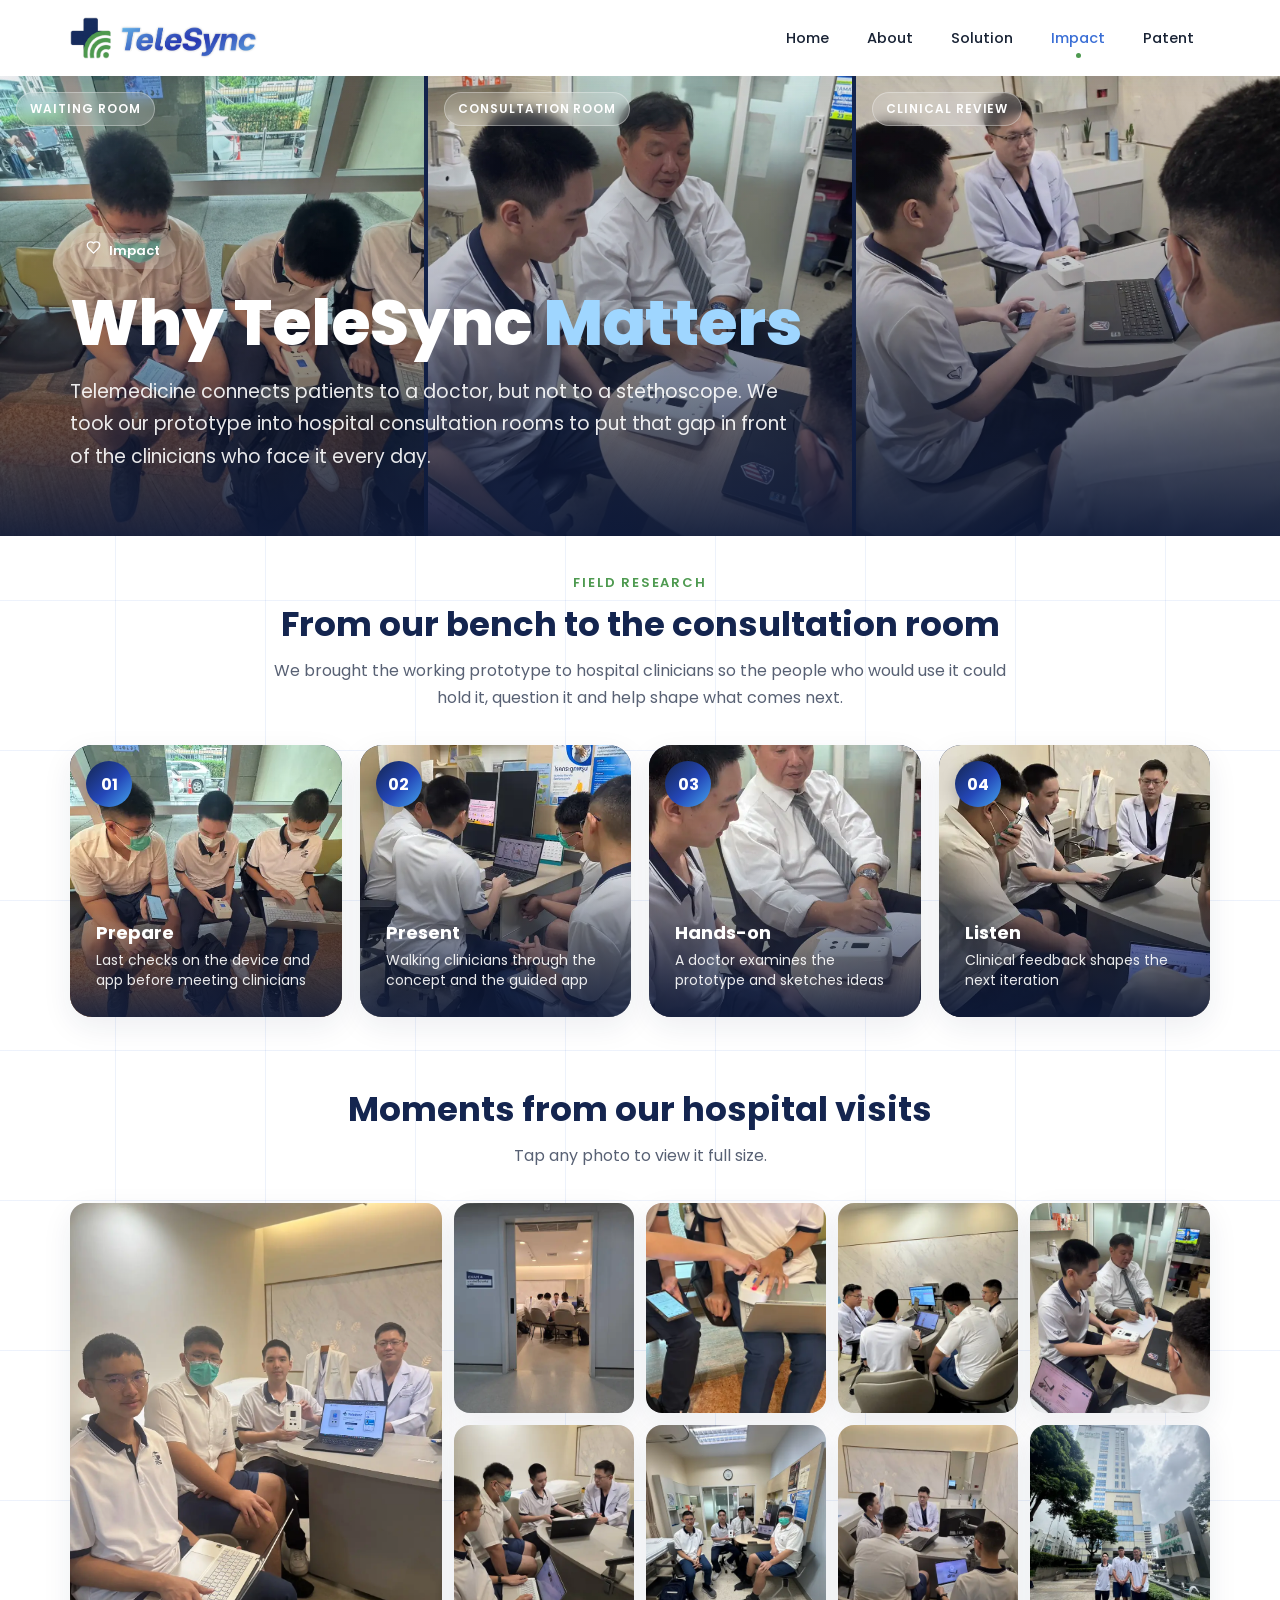
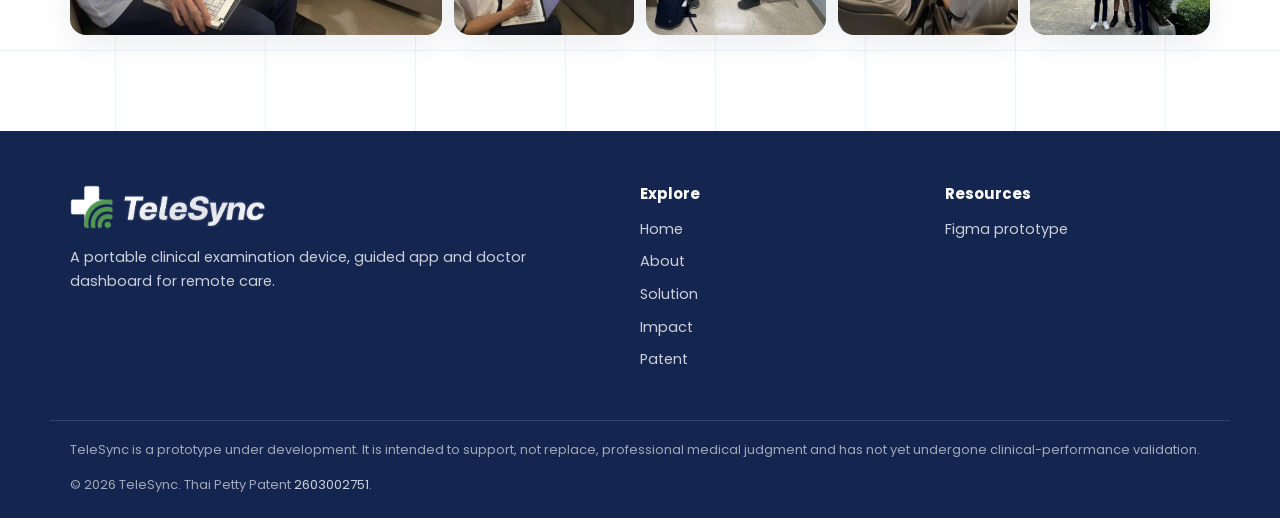
<file: impact.html>
<!DOCTYPE html>
<html lang="en">
<head>
  <meta charset="utf-8">
  <meta name="viewport" content="width=device-width, initial-scale=1">
  <title>Impact – Why TeleSync Matters</title>
  <meta name="description" content="What we learned taking the TeleSync prototype into hospital consultation rooms, in photos.">
  <meta property="og:title" content="Impact – Why TeleSync Matters">
  <meta property="og:description" content="Photos from taking the TeleSync prototype into hospital consultation rooms.">
  <meta property="og:image" content="https://telesync.fit/assets/img/og-share.jpg">
  <meta property="og:image:width" content="1200">
  <meta property="og:image:height" content="630">
  <meta property="og:type" content="website">
  <meta name="twitter:card" content="summary_large_image">
  <meta name="twitter:image" content="https://telesync.fit/assets/img/og-share.jpg">
  <link rel="icon" type="image/png" href="assets/img/favicon.png">
  <link rel="preconnect" href="https://fonts.googleapis.com">
  <link rel="preconnect" href="https://fonts.gstatic.com" crossorigin>
  <link href="https://fonts.googleapis.com/css2?family=Poppins:wght@400;500;600;700;800&display=swap" rel="stylesheet">
  <link rel="stylesheet" href="css/styles.css?v=2026-11-07b">
  <script>document.documentElement.className = 'js';</script>
</head>
<body>
  <a class="skip" href="#main">Skip to content</a>

  <header class="site-header">
    <div class="wrap">
      <a class="brand" href="index.html" aria-label="TeleSync home"><img src="assets/img/logo.png" alt="TeleSync" width="537" height="120"></a>
      <button class="nav-toggle" aria-controls="nav" aria-expanded="false" aria-label="Menu"><span></span><span></span><span></span></button>
      <nav class="nav" id="nav" aria-label="Main">
        <ul>
          <li><a href="index.html">Home</a></li>
          <li><a href="about.html">About</a></li>
          <li><a href="solution.html">Solution</a></li>
          <li><a href="impact.html" aria-current="page">Impact</a></li>
          <li><a href="patent.html">Patent</a></li>
        </ul>
      </nav>
    </div>
  </header>

  <main id="main">

    <section class="photo-hero">
      <div class="photo-wall">
        <figure>
          <img src="assets/img/field/prep-device-check.webp" alt="Three team members in a hospital waiting area checking the TeleSync device, phone app and laptop" width="1108" height="1477">
          <figcaption class="tile-tag">Waiting room</figcaption>
        </figure>
        <figure>
          <img src="assets/img/field/handson-doctor.webp" alt="A doctor sketches on paper beside the TeleSync prototype while a team member watches" width="1108" height="1477">
          <figcaption class="tile-tag">Consultation room</figcaption>
        </figure>
        <figure>
          <img src="assets/img/field/clinician-device.webp" alt="A clinician in a white coat sits across from the team with the TeleSync device on the table" width="1108" height="1477">
          <figcaption class="tile-tag">Clinical review</figcaption>
        </figure>
      </div>
      <div class="wrap photo-hero-copy">
        <span class="tag"><span data-icon="heart"></span> Impact</span>
        <h1>Why TeleSync <span class="accent">Matters</span></h1>
        <p>Telemedicine connects patients to a doctor, but not to a stethoscope. We took our prototype into hospital consultation rooms to put that gap in front of the clinicians who face it every day.</p>
      </div>
    </section>

    <section class="section-tight" id="field">
      <div class="wrap">
        <div class="head center reveal">
          <span class="eyebrow">Field research</span>
          <h2 class="sub-title">From our bench to the consultation room</h2>
          <p class="sub-lead">We brought the working prototype to hospital clinicians so the people who would use it could hold it, question it and help shape what comes next.</p>
        </div>
        <ol class="journey">
          <li class="photo-tile reveal">
            <img src="assets/img/field/prep-team-sm.webp" srcset="assets/img/field/prep-team-sm.webp 480w, assets/img/field/prep-team.webp 1108w" sizes="(max-width: 640px) 100vw, (max-width: 1000px) 50vw, 285px" alt="The team in a hospital waiting area with the device, phone and laptop" width="1108" height="1477" loading="lazy">
            <span class="tile-step">01</span>
            <p class="tile-cap"><b>Prepare</b>Last checks on the device and app before meeting clinicians</p>
          </li>
          <li class="photo-tile reveal">
            <img src="assets/img/field/present-slides-sm.webp" srcset="assets/img/field/present-slides-sm.webp 480w, assets/img/field/present-slides.webp 1108w" sizes="(max-width: 640px) 100vw, (max-width: 1000px) 50vw, 285px" alt="Team members presenting on laptops and a monitor to a clinician in a consultation room" width="1108" height="1477" loading="lazy">
            <span class="tile-step">02</span>
            <p class="tile-cap"><b>Present</b>Walking clinicians through the concept and the guided app</p>
          </li>
          <li class="photo-tile reveal">
            <img src="assets/img/field/handson-sketch-sm.webp" srcset="assets/img/field/handson-sketch-sm.webp 480w, assets/img/field/handson-sketch.webp 1108w" sizes="(max-width: 640px) 100vw, (max-width: 1000px) 50vw, 285px" alt="A doctor writes notes next to the TeleSync device while a team member listens" width="1108" height="1477" loading="lazy">
            <span class="tile-step">03</span>
            <p class="tile-cap"><b>Hands-on</b>A doctor examines the prototype and sketches ideas</p>
          </li>
          <li class="photo-tile reveal">
            <img src="assets/img/field/clinician-discuss-sm.webp" srcset="assets/img/field/clinician-discuss-sm.webp 480w, assets/img/field/clinician-discuss.webp 1108w" sizes="(max-width: 640px) 100vw, (max-width: 1000px) 50vw, 285px" alt="A clinician in a white coat discusses the device with the team around a desk" width="1108" height="1477" loading="lazy">
            <span class="tile-step">04</span>
            <p class="tile-cap"><b>Listen</b>Clinical feedback shapes the next iteration</p>
          </li>
        </ol>
      </div>
    </section>

    <section class="section-tight" id="gallery">
      <div class="wrap">
        <div class="head center reveal">
          <h2 class="sub-title">Moments from our hospital visits</h2>
          <p class="sub-lead">Tap any photo to view it full size.</p>
        </div>
        <div class="gallery reveal">
          <a class="gallery-item g-feature" href="assets/img/field/team-with-doctor.webp" data-lightbox data-caption="The team and a clinician with the prototype">
            <img src="assets/img/field/team-with-doctor.webp" alt="Three team members and a clinician at a desk, one holding the TeleSync device" loading="lazy"><span>The team and a clinician with the prototype</span>
          </a>
          <a class="gallery-item" href="assets/img/field/exam-door.webp" data-lightbox data-caption="Through the exam-room door, mid-session">
            <img src="assets/img/field/exam-door-sm.webp" alt="View through an open exam-room door of the team meeting a clinician" loading="lazy"><span>Through the exam-room door, mid-session</span>
          </a>
          <a class="gallery-item" href="assets/img/field/prep-hands.webp" data-lightbox data-caption="Checking the app against the device">
            <img src="assets/img/field/prep-hands-sm.webp" alt="Hands holding a phone running the TeleSync app beside the device on a laptop" loading="lazy"><span>Checking the app against the device</span>
          </a>
          <a class="gallery-item" href="assets/img/field/review-monitors.webp" data-lightbox data-caption="Talking through the app with a clinician">
            <img src="assets/img/field/review-monitors-sm.webp" alt="A clinician and the team around a desk with laptops and monitors" loading="lazy"><span>Talking through the app with a clinician</span>
          </a>
          <a class="gallery-item" href="assets/img/field/handson-table.webp" data-lightbox data-caption="Discussing the device design">
            <img src="assets/img/field/handson-table-sm.webp" alt="A doctor and a team member discuss the device at a round table" loading="lazy"><span>Discussing the device design</span>
          </a>
          <a class="gallery-item" href="assets/img/field/clinician-laptop.webp" data-lightbox data-caption="Taking notes during clinician feedback">
            <img src="assets/img/field/clinician-laptop-sm.webp" alt="A team member types notes while a clinician speaks" loading="lazy"><span>Taking notes during clinician feedback</span>
          </a>
          <a class="gallery-item" href="assets/img/field/team-doctor-room.webp" data-lightbox data-caption="Debrief in the consultation room">
            <img src="assets/img/field/team-doctor-room-sm.webp" alt="The team seated with a clinician in a consultation room" loading="lazy"><span>Debrief in the consultation room</span>
          </a>
          <a class="gallery-item" href="assets/img/field/clinician-wide.webp" data-lightbox data-caption="A full consultation-room session">
            <img src="assets/img/field/clinician-wide-sm.webp" alt="Wide view of the team around a desk with a clinician" loading="lazy"><span>A full consultation-room session</span>
          </a>
          <a class="gallery-item" href="assets/img/field/team-sign-wide.webp" data-lightbox data-caption="Outside the hospital after the visit">
            <img src="assets/img/field/team-sign-wide-sm.webp" alt="The team standing outside a hospital beside its entrance sign" loading="lazy"><span>Outside the hospital after the visit</span>
          </a>
        </div>
      </div>
    </section>

  </main>

  <footer class="site-footer">
    <div class="wrap top">
      <div>
        <img src="assets/img/logo-light.png" alt="TeleSync" width="537" height="120">
        <p>A portable clinical examination device, guided app and doctor dashboard for remote care.</p>
      </div>
      <div>
        <h4>Explore</h4>
        <ul>
          <li><a href="index.html">Home</a></li>
          <li><a href="about.html">About</a></li>
          <li><a href="solution.html">Solution</a></li>
          <li><a href="impact.html">Impact</a></li>
          <li><a href="patent.html">Patent</a></li>
        </ul>
      </div>
      <div>
        <h4>Resources</h4>
        <ul>
          <li><a href="https://www.figma.com/design/eTXzqV9W2M6x8Y5pykawFQ/TeleSync_UI-UX?node-id=0-1" target="_blank" rel="noopener">Figma prototype</a></li>
        </ul>
      </div>
    </div>
    <div class="wrap bottom">
      <p>TeleSync is a prototype under development. It is intended to support, not replace, professional medical judgment and has not yet undergone clinical-performance validation.</p>
      <p>© 2026 TeleSync. Thai Petty Patent <a href="patent.html">2603002751</a>.</p>
    </div>
  </footer>

  <script src="js/main.js?v=2026-10-28"></script>
</body>
</html>
</file>
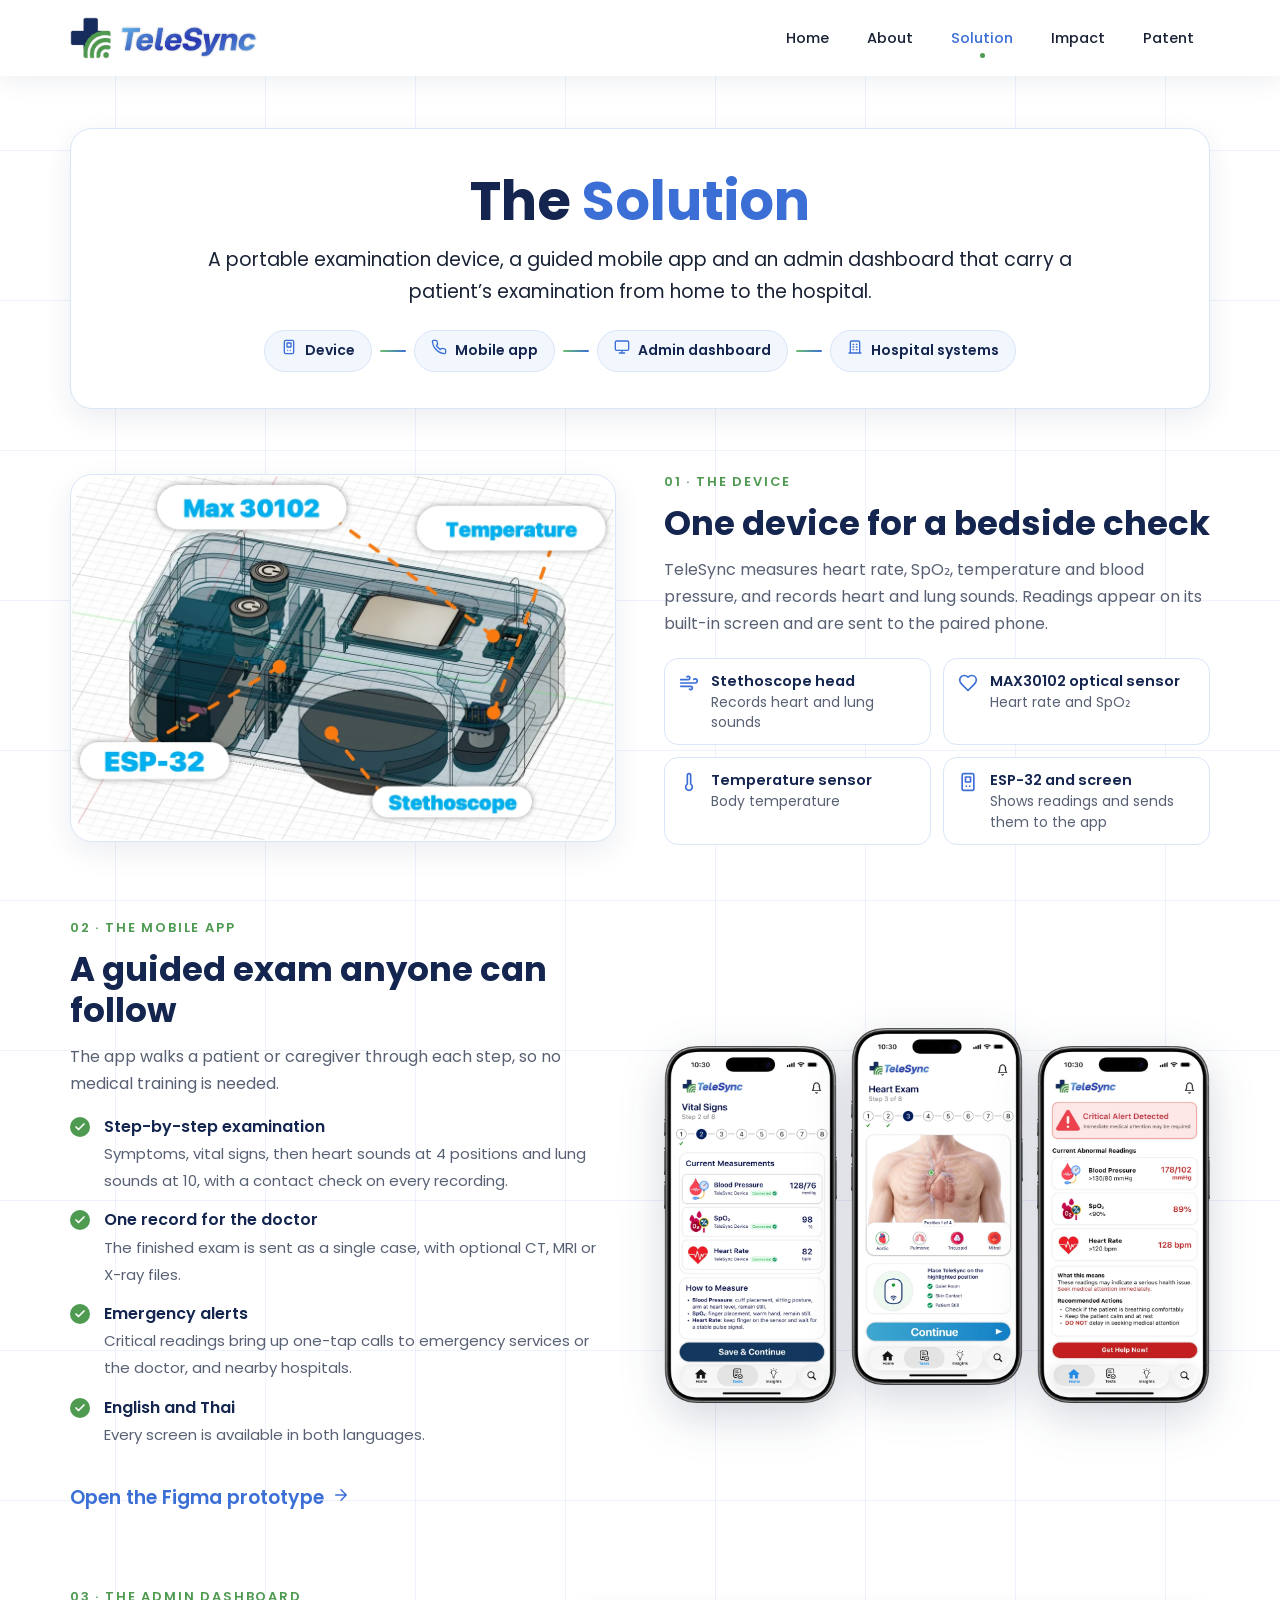
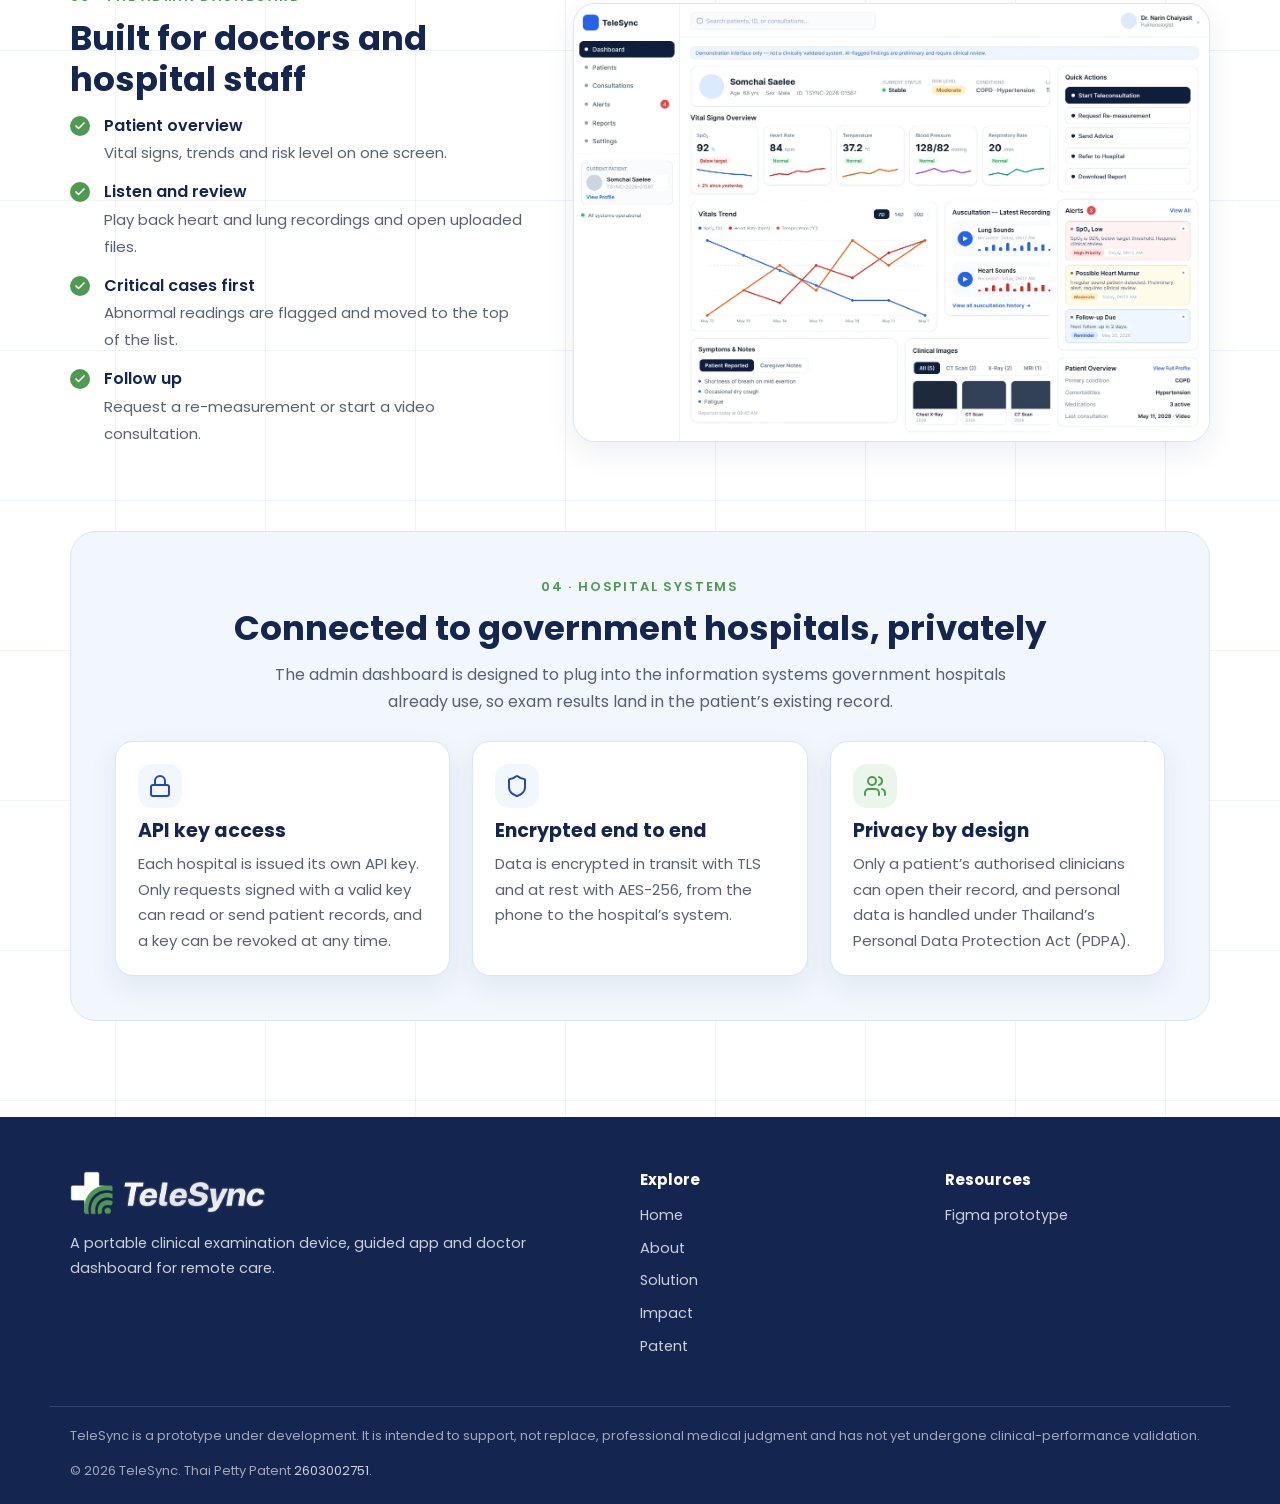
<file: solution.html>
<!DOCTYPE html>
<html lang="en">
<head>
  <meta charset="utf-8">
  <meta name="viewport" content="width=device-width, initial-scale=1">
  <title>The Solution – TeleSync</title>
  <meta name="description" content="How TeleSync works: the examination device, the guided mobile app, the admin dashboard and its secure link to hospital systems.">
  <meta property="og:title" content="The Solution – TeleSync">
  <meta property="og:description" content="How TeleSync works: the examination device, the guided mobile app, the admin dashboard and its secure link to hospital systems.">
  <meta property="og:image" content="https://telesync.fit/assets/img/og-share.jpg">
  <meta property="og:image:width" content="1200">
  <meta property="og:image:height" content="630">
  <meta property="og:type" content="website">
  <meta name="twitter:card" content="summary_large_image">
  <meta name="twitter:image" content="https://telesync.fit/assets/img/og-share.jpg">
  <link rel="icon" type="image/png" href="assets/img/favicon.png">
  <link rel="preconnect" href="https://fonts.googleapis.com">
  <link rel="preconnect" href="https://fonts.gstatic.com" crossorigin>
  <link href="https://fonts.googleapis.com/css2?family=Poppins:wght@400;500;600;700;800&display=swap" rel="stylesheet">
  <link rel="stylesheet" href="css/styles.css?v=2026-11-07b">
  <script>document.documentElement.className = 'js';</script>
</head>
<body>
  <a class="skip" href="#main">Skip to content</a>

  <header class="site-header">
    <div class="wrap">
      <a class="brand" href="index.html" aria-label="TeleSync home"><img src="assets/img/logo.png" alt="TeleSync" width="537" height="120"></a>
      <button class="nav-toggle" aria-controls="nav" aria-expanded="false" aria-label="Menu"><span></span><span></span><span></span></button>
      <nav class="nav" id="nav" aria-label="Main">
        <ul>
          <li><a href="index.html">Home</a></li>
          <li><a href="about.html">About</a></li>
          <li><a href="solution.html" aria-current="page">Solution</a></li>
          <li><a href="impact.html">Impact</a></li>
          <li><a href="patent.html">Patent</a></li>
        </ul>
      </nav>
    </div>
  </header>

  <main id="main">

    <section class="page-head">
      <div class="wrap">
        <div class="page-card page-card-tight">
          <h1>The <span class="accent">Solution</span></h1>
          <p class="lead">A portable examination device, a guided mobile app and an admin dashboard that carry a patient’s examination from home to the hospital.</p>
          <ol class="sys-flow" aria-label="How data moves through TeleSync">
            <li><a href="#device"><span data-icon="device"></span>Device</a></li>
            <li><a href="#app"><span data-icon="phone"></span>Mobile app</a></li>
            <li><a href="#dashboard"><span data-icon="monitor"></span>Admin dashboard</a></li>
            <li><a href="#integration"><span data-icon="building"></span>Hospital systems</a></li>
          </ol>
        </div>
      </div>
    </section>

    <section class="section-tight" id="device">
      <div class="wrap split">
        <figure class="media media-soft reveal">
          <img src="assets/img/hw-labelled.webp" alt="Transparent CAD view of the device with the MAX30102 sensor, temperature sensor, ESP-32 and stethoscope labelled" width="1100" height="740" loading="lazy">
        </figure>
        <div class="reveal">
          <span class="eyebrow">01 · The device</span>
          <h2 class="sub-title">One device for a bedside check</h2>
          <p class="sub-lead">TeleSync measures heart rate, SpO₂, temperature and blood pressure, and records heart and lung sounds. Readings appear on its built-in screen and are sent to the paired phone.</p>
          <ul class="spec-list">
            <li><span data-icon="wind"></span><div><strong>Stethoscope head</strong>Records heart and lung sounds</div></li>
            <li><span data-icon="heart"></span><div><strong>MAX30102 optical sensor</strong>Heart rate and SpO₂</div></li>
            <li><span data-icon="thermometer"></span><div><strong>Temperature sensor</strong>Body temperature</div></li>
            <li><span data-icon="device"></span><div><strong>ESP-32 and screen</strong>Shows readings and sends them to the app</div></li>
          </ul>
        </div>
      </div>
    </section>

    <section class="section-tight" id="app">
      <div class="wrap split">
        <div class="reveal">
          <span class="eyebrow">02 · The mobile app</span>
          <h2 class="sub-title">A guided exam anyone can follow</h2>
          <p class="sub-lead">The app walks a patient or caregiver through each step, so no medical training is needed.</p>
          <ul class="ticks ticks-compact">
            <li><strong>Step-by-step examination</strong><span>Symptoms, vital signs, then heart sounds at 4 positions and lung sounds at 10, with a contact check on every recording.</span></li>
            <li><strong>One record for the doctor</strong><span>The finished exam is sent as a single case, with optional CT, MRI or X-ray files.</span></li>
            <li><strong>Emergency alerts</strong><span>Critical readings bring up one-tap calls to emergency services or the doctor, and nearby hospitals.</span></li>
            <li><strong>English and Thai</strong><span>Every screen is available in both languages.</span></li>
          </ul>
          <a class="more" href="https://www.figma.com/design/eTXzqV9W2M6x8Y5pykawFQ/TeleSync_UI-UX?node-id=0-1" target="_blank" rel="noopener">Open the Figma prototype <span data-icon="arrow"></span></a>
        </div>
        <div class="phone-trio reveal">
          <img src="assets/img/app-vitals.webp" alt="Vital signs screen with blood pressure, SpO₂ and heart rate" width="520" height="1075" loading="lazy">
          <img src="assets/img/app-heart-exam.webp" alt="Heart exam screen showing placement positions on the chest" width="520" height="1075" loading="lazy">
          <img src="assets/img/app-alert.webp" alt="Critical alert screen with recommended actions" width="520" height="1075" loading="lazy">
        </div>
      </div>
    </section>

    <section class="section-tight" id="dashboard">
      <div class="wrap split split-wide">
        <div class="reveal">
          <span class="eyebrow">03 · The admin dashboard</span>
          <h2 class="sub-title">Built for doctors and hospital staff</h2>
          <ul class="ticks ticks-compact">
            <li><strong>Patient overview</strong><span>Vital signs, trends and risk level on one screen.</span></li>
            <li><strong>Listen and review</strong><span>Play back heart and lung recordings and open uploaded files.</span></li>
            <li><strong>Critical cases first</strong><span>Abnormal readings are flagged and moved to the top of the list.</span></li>
            <li><strong>Follow up</strong><span>Request a re-measurement or start a video consultation.</span></li>
          </ul>
        </div>
        <figure class="media reveal">
          <img src="assets/img/dashboard.webp" alt="TeleSync admin dashboard with vital sign overview, trends, auscultation recordings and alerts" width="1440" height="991" loading="lazy">
        </figure>
      </div>
    </section>

    <section class="section-tight" id="integration">
      <div class="wrap">
        <div class="integration reveal">
          <div class="integration-head">
            <span class="eyebrow">04 · Hospital systems</span>
            <h2 class="sub-title">Connected to government hospitals, privately</h2>
            <p class="sub-lead">The admin dashboard is designed to plug into the information systems government hospitals already use, so exam results land in the patient’s existing record.</p>
          </div>
          <div class="grid g3">
            <div class="card"><span class="icon" data-icon="lock"></span><h3>API key access</h3><p>Each hospital is issued its own API key. Only requests signed with a valid key can read or send patient records, and a key can be revoked at any time.</p></div>
            <div class="card"><span class="icon" data-icon="shield"></span><h3>Encrypted end to end</h3><p>Data is encrypted in transit with TLS and at rest with AES-256, from the phone to the hospital’s system.</p></div>
            <div class="card"><span class="icon icon-green" data-icon="users"></span><h3>Privacy by design</h3><p>Only a patient’s authorised clinicians can open their record, and personal data is handled under Thailand’s Personal Data Protection Act (PDPA).</p></div>
          </div>
        </div>
      </div>
    </section>

  </main>

  <footer class="site-footer">
    <div class="wrap top">
      <div>
        <img src="assets/img/logo-light.png" alt="TeleSync" width="537" height="120">
        <p>A portable clinical examination device, guided app and doctor dashboard for remote care.</p>
      </div>
      <div>
        <h4>Explore</h4>
        <ul>
          <li><a href="index.html">Home</a></li>
          <li><a href="about.html">About</a></li>
          <li><a href="solution.html">Solution</a></li>
          <li><a href="impact.html">Impact</a></li>
          <li><a href="patent.html">Patent</a></li>
        </ul>
      </div>
      <div>
        <h4>Resources</h4>
        <ul>
          <li><a href="https://www.figma.com/design/eTXzqV9W2M6x8Y5pykawFQ/TeleSync_UI-UX?node-id=0-1" target="_blank" rel="noopener">Figma prototype</a></li>
        </ul>
      </div>
    </div>
    <div class="wrap bottom">
      <p>TeleSync is a prototype under development. It is intended to support, not replace, professional medical judgment and has not yet undergone clinical-performance validation.</p>
      <p>© 2026 TeleSync. Thai Petty Patent <a href="patent.html">2603002751</a>.</p>
    </div>
  </footer>

  <script src="js/main.js?v=2026-10-28"></script>
</body>
</html>
</file>
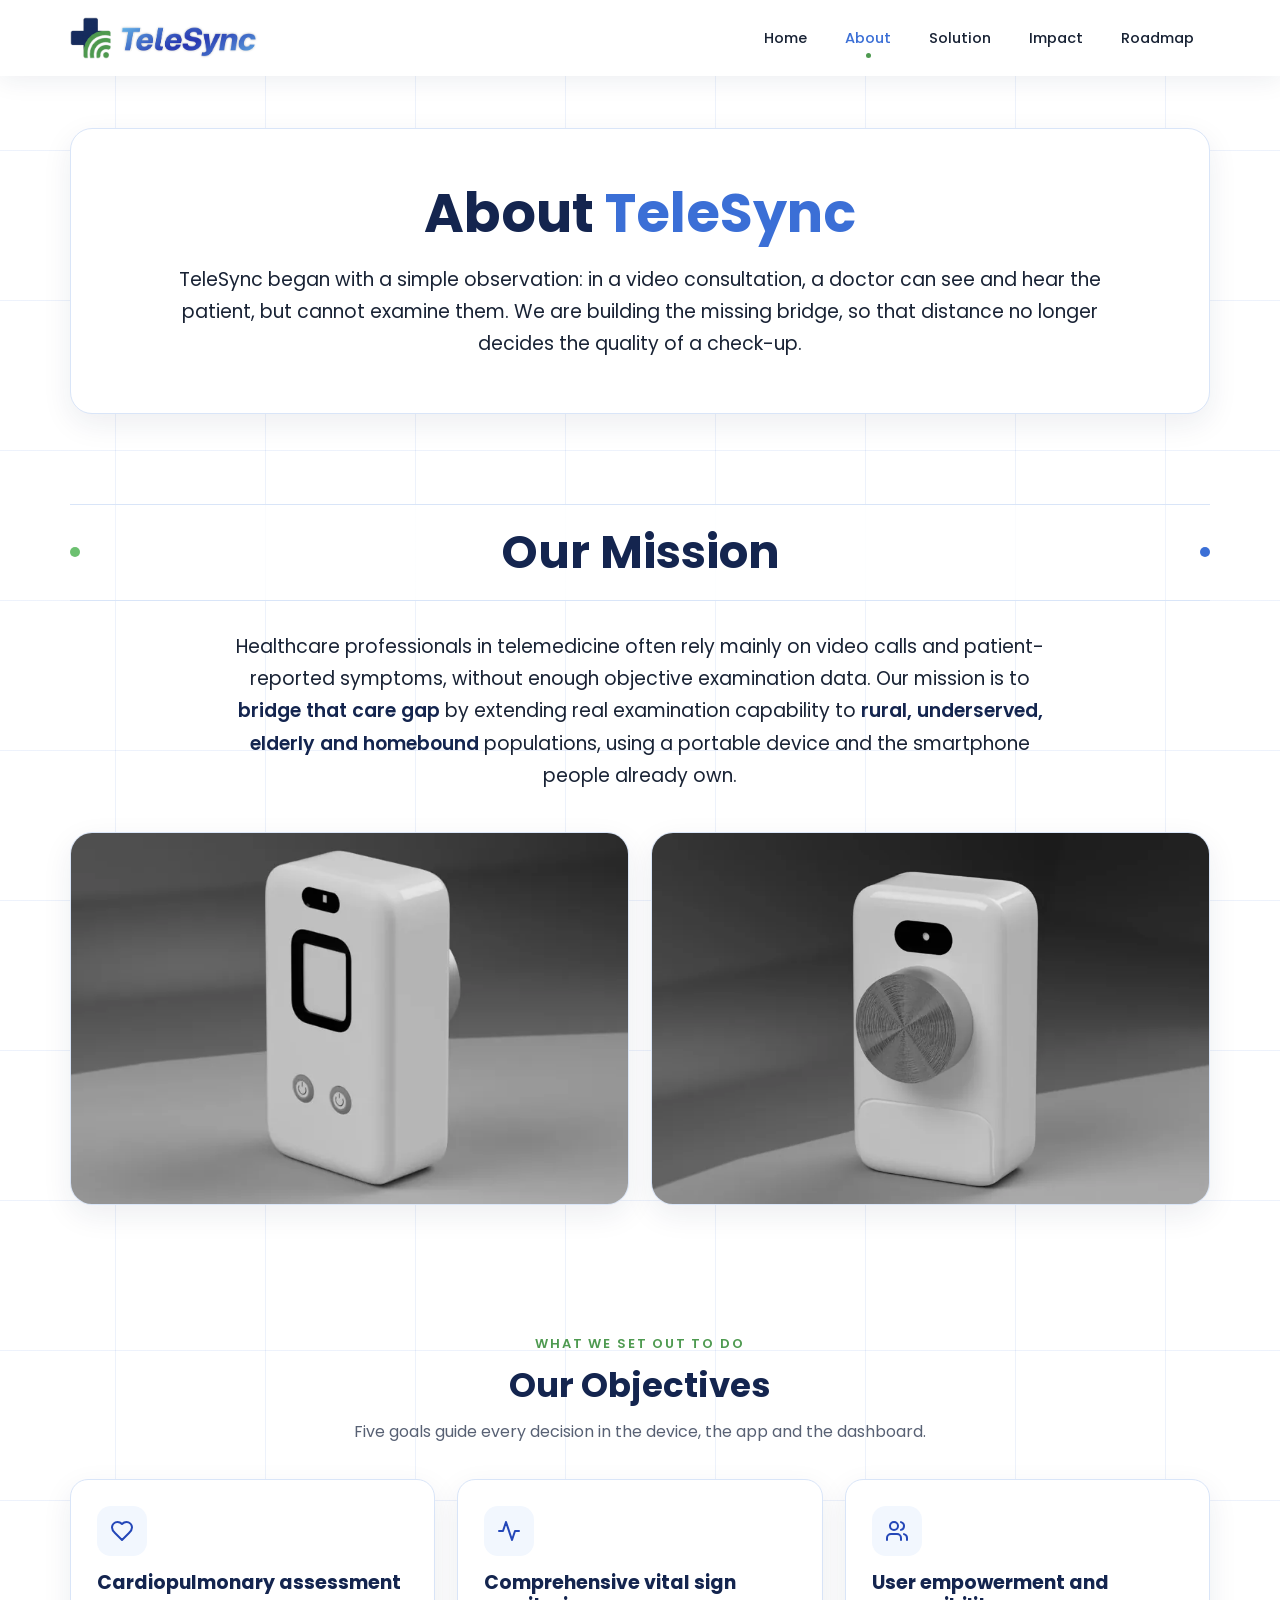
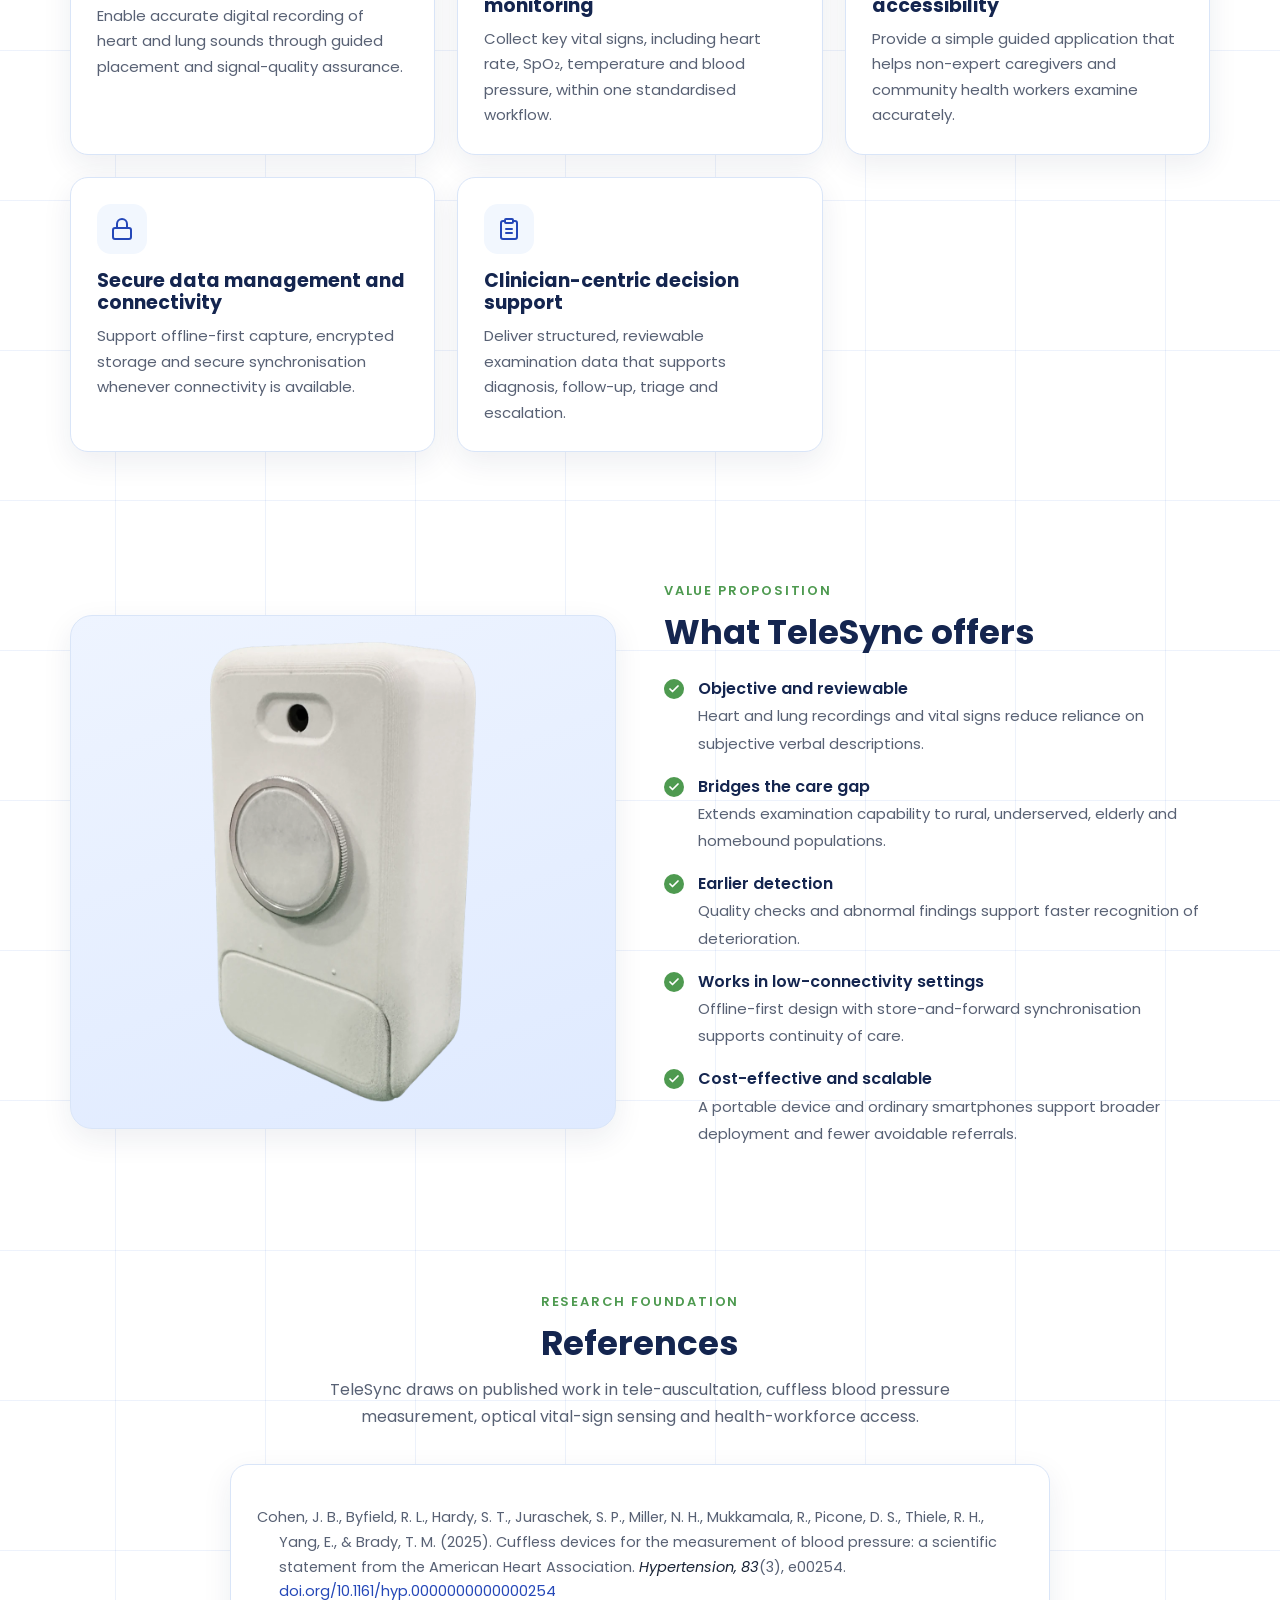
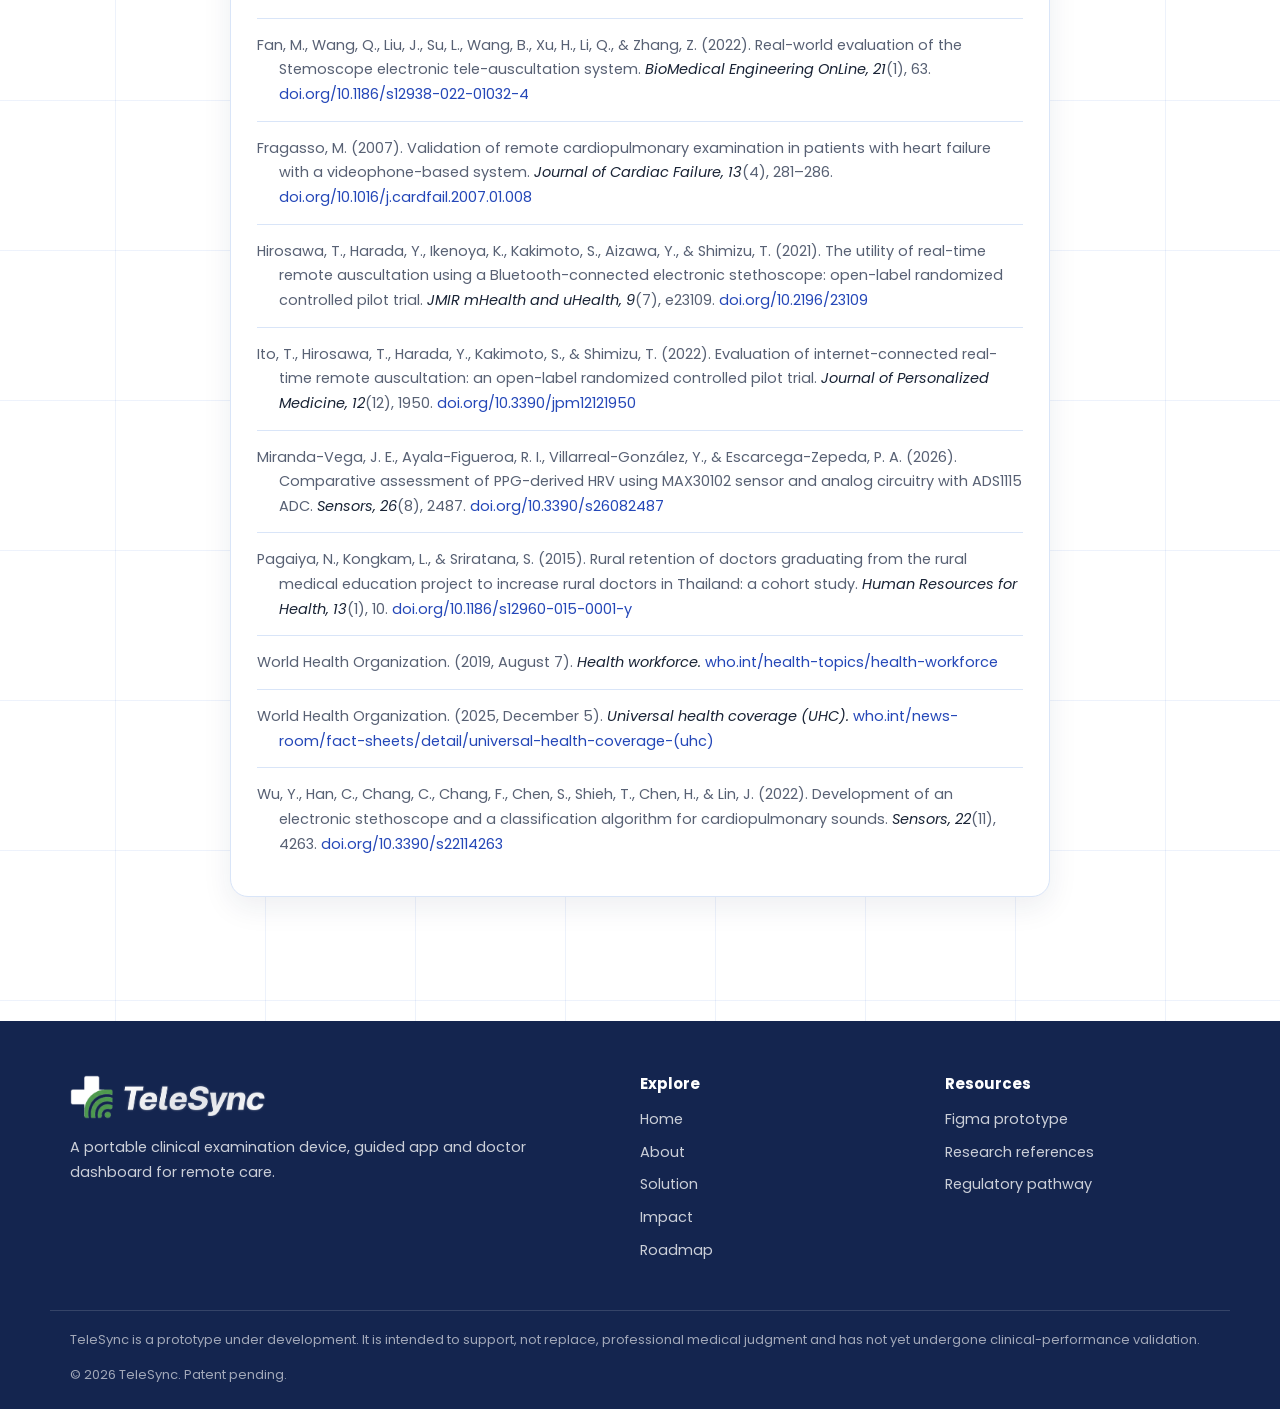
<file: telesync-website/about.html>
<!DOCTYPE html>
<html lang="en">
<head>
  <meta charset="utf-8">
  <meta name="viewport" content="width=device-width, initial-scale=1">
  <title>About TeleSync – Mission and Objectives</title>
  <meta name="description" content="The mission, objectives and research foundation behind TeleSync, a portable clinical examination system for remote care.">
  <meta property="og:title" content="About TeleSync – Mission and Objectives">
  <meta property="og:description" content="The mission, objectives and research foundation behind TeleSync, a portable clinical examination system for remote care.">
  <meta property="og:image" content="assets/img/app-in-hand.webp">
  <link rel="icon" type="image/png" href="assets/img/favicon.png">
  <link rel="preconnect" href="https://fonts.googleapis.com">
  <link rel="preconnect" href="https://fonts.gstatic.com" crossorigin>
  <link href="https://fonts.googleapis.com/css2?family=Poppins:wght@400;500;600;700;800&display=swap" rel="stylesheet">
  <link rel="stylesheet" href="css/styles.css">
  <script>document.documentElement.className = 'js';</script>
</head>
<body>
  <a class="skip" href="#main">Skip to content</a>

  <header class="site-header">
    <div class="wrap">
      <a class="brand" href="index.html" aria-label="TeleSync home"><img src="assets/img/logo.png" alt="TeleSync" width="537" height="120"></a>
      <button class="nav-toggle" aria-controls="nav" aria-expanded="false" aria-label="Menu"><span></span><span></span><span></span></button>
      <nav class="nav" id="nav" aria-label="Main">
        <ul>
          <li><a href="index.html">Home</a></li>
          <li><a href="about.html" aria-current="page">About</a></li>
          <li><a href="solution.html">Solution</a></li>
          <li><a href="impact.html">Impact</a></li>
          <li><a href="roadmap.html">Roadmap</a></li>
        </ul>
      </nav>
    </div>
  </header>

  <main id="main">

    <section class="page-head">
      <div class="wrap">
        <div class="page-card">
          <h1>About <span class="accent">TeleSync</span></h1>
          <p class="lead">TeleSync began with a simple observation: in a video consultation, a doctor can see and hear the patient, but cannot examine them. We are building the missing bridge, so that distance no longer decides the quality of a check-up.</p>
        </div>
      </div>
    </section>

    <section class="section">
      <div class="wrap">
        <div class="rule-title reveal"><h2>Our Mission</h2></div>
        <div class="narrow wrap center reveal">
          <p class="lead">Healthcare professionals in telemedicine often rely mainly on video calls and patient-reported symptoms, without enough objective examination data. Our mission is to <strong>bridge that care gap</strong> by extending real examination capability to <strong>rural, underserved, elderly and homebound</strong> populations, using a portable device and the smartphone people already own.</p>
        </div>
        <div class="media-pair">
          <figure class="media reveal"><img src="assets/img/render-dark-front.webp" alt="Render of the front of the TeleSync device" width="735" height="576" loading="lazy"></figure>
          <figure class="media reveal"><img src="assets/img/render-dark-back.webp" alt="Render of the back of the TeleSync device with its stethoscope head" width="863" height="683" loading="lazy"></figure>
        </div>
      </div>
    </section>

    <section class="section">
      <div class="wrap">
        <div class="head center reveal">
          <span class="eyebrow">What we set out to do</span>
          <h2 class="sub-title">Our Objectives</h2>
          <p class="sub-lead">Five goals guide every decision in the device, the app and the dashboard.</p>
        </div>
        <div class="grid g3">
          <div class="card reveal">
            <span class="icon" data-icon="heart"></span>
            <h3>Cardiopulmonary assessment</h3>
            <p>Enable accurate digital recording of heart and lung sounds through guided placement and signal-quality assurance.</p>
          </div>
          <div class="card reveal">
            <span class="icon" data-icon="activity"></span>
            <h3>Comprehensive vital sign monitoring</h3>
            <p>Collect key vital signs, including heart rate, SpO₂, temperature and blood pressure, within one standardised workflow.</p>
          </div>
          <div class="card reveal">
            <span class="icon" data-icon="users"></span>
            <h3>User empowerment and accessibility</h3>
            <p>Provide a simple guided application that helps non-expert caregivers and community health workers examine accurately.</p>
          </div>
          <div class="card reveal">
            <span class="icon" data-icon="lock"></span>
            <h3>Secure data management and connectivity</h3>
            <p>Support offline-first capture, encrypted storage and secure synchronisation whenever connectivity is available.</p>
          </div>
          <div class="card reveal">
            <span class="icon" data-icon="clipboard"></span>
            <h3>Clinician-centric decision support</h3>
            <p>Deliver structured, reviewable examination data that supports diagnosis, follow-up, triage and escalation.</p>
          </div>
        </div>
      </div>
    </section>

    <section class="section">
      <div class="wrap split">
        <figure class="media media-contain reveal">
          <img src="assets/img/device-angle.webp" alt="Photograph of the TeleSync prototype from the back, showing the stethoscope diaphragm" width="634" height="1100" loading="lazy" style="max-height: 460px">
        </figure>
        <div class="reveal">
          <span class="eyebrow">Value proposition</span>
          <h2 class="sub-title">What TeleSync offers</h2>
          <ul class="ticks" style="margin-top: 22px">
            <li><strong>Objective and reviewable</strong><span>Heart and lung recordings and vital signs reduce reliance on subjective verbal descriptions.</span></li>
            <li><strong>Bridges the care gap</strong><span>Extends examination capability to rural, underserved, elderly and homebound populations.</span></li>
            <li><strong>Earlier detection</strong><span>Quality checks and abnormal findings support faster recognition of deterioration.</span></li>
            <li><strong>Works in low-connectivity settings</strong><span>Offline-first design with store-and-forward synchronisation supports continuity of care.</span></li>
            <li><strong>Cost-effective and scalable</strong><span>A portable device and ordinary smartphones support broader deployment and fewer avoidable referrals.</span></li>
          </ul>
        </div>
      </div>
    </section>

    <section class="section" id="references">
      <div class="wrap narrow">
        <div class="head center reveal">
          <span class="eyebrow">Research foundation</span>
          <h2 class="sub-title">References</h2>
          <p class="sub-lead">TeleSync draws on published work in tele-auscultation, cuffless blood pressure measurement, optical vital-sign sensing and health-workforce access.</p>
        </div>
        <div class="card reveal">
          <ul class="refs">
            <li>Cohen, J. B., Byfield, R. L., Hardy, S. T., Juraschek, S. P., Miller, N. H., Mukkamala, R., Picone, D. S., Thiele, R. H., Yang, E., &amp; Brady, T. M. (2025). Cuffless devices for the measurement of blood pressure: a scientific statement from the American Heart Association. <em>Hypertension, 83</em>(3), e00254. <a href="https://doi.org/10.1161/hyp.0000000000000254" target="_blank" rel="noopener">doi.org/10.1161/hyp.0000000000000254</a></li>
            <li>Fan, M., Wang, Q., Liu, J., Su, L., Wang, B., Xu, H., Li, Q., &amp; Zhang, Z. (2022). Real-world evaluation of the Stemoscope electronic tele-auscultation system. <em>BioMedical Engineering OnLine, 21</em>(1), 63. <a href="https://doi.org/10.1186/s12938-022-01032-4" target="_blank" rel="noopener">doi.org/10.1186/s12938-022-01032-4</a></li>
            <li>Fragasso, M. (2007). Validation of remote cardiopulmonary examination in patients with heart failure with a videophone-based system. <em>Journal of Cardiac Failure, 13</em>(4), 281–286. <a href="https://doi.org/10.1016/j.cardfail.2007.01.008" target="_blank" rel="noopener">doi.org/10.1016/j.cardfail.2007.01.008</a></li>
            <li>Hirosawa, T., Harada, Y., Ikenoya, K., Kakimoto, S., Aizawa, Y., &amp; Shimizu, T. (2021). The utility of real-time remote auscultation using a Bluetooth-connected electronic stethoscope: open-label randomized controlled pilot trial. <em>JMIR mHealth and uHealth, 9</em>(7), e23109. <a href="https://doi.org/10.2196/23109" target="_blank" rel="noopener">doi.org/10.2196/23109</a></li>
            <li>Ito, T., Hirosawa, T., Harada, Y., Kakimoto, S., &amp; Shimizu, T. (2022). Evaluation of internet-connected real-time remote auscultation: an open-label randomized controlled pilot trial. <em>Journal of Personalized Medicine, 12</em>(12), 1950. <a href="https://doi.org/10.3390/jpm12121950" target="_blank" rel="noopener">doi.org/10.3390/jpm12121950</a></li>
            <li>Miranda-Vega, J. E., Ayala-Figueroa, R. I., Villarreal-González, Y., &amp; Escarcega-Zepeda, P. A. (2026). Comparative assessment of PPG-derived HRV using MAX30102 sensor and analog circuitry with ADS1115 ADC. <em>Sensors, 26</em>(8), 2487. <a href="https://doi.org/10.3390/s26082487" target="_blank" rel="noopener">doi.org/10.3390/s26082487</a></li>
            <li>Pagaiya, N., Kongkam, L., &amp; Sriratana, S. (2015). Rural retention of doctors graduating from the rural medical education project to increase rural doctors in Thailand: a cohort study. <em>Human Resources for Health, 13</em>(1), 10. <a href="https://doi.org/10.1186/s12960-015-0001-y" target="_blank" rel="noopener">doi.org/10.1186/s12960-015-0001-y</a></li>
            <li>World Health Organization. (2019, August 7). <em>Health workforce.</em> <a href="https://www.who.int/health-topics/health-workforce#tab=tab_1" target="_blank" rel="noopener">who.int/health-topics/health-workforce</a></li>
            <li>World Health Organization. (2025, December 5). <em>Universal health coverage (UHC).</em> <a href="https://www.who.int/news-room/fact-sheets/detail/universal-health-coverage-%28uhc%29" target="_blank" rel="noopener">who.int/news-room/fact-sheets/detail/universal-health-coverage-(uhc)</a></li>
            <li>Wu, Y., Han, C., Chang, C., Chang, F., Chen, S., Shieh, T., Chen, H., &amp; Lin, J. (2022). Development of an electronic stethoscope and a classification algorithm for cardiopulmonary sounds. <em>Sensors, 22</em>(11), 4263. <a href="https://doi.org/10.3390/s22114263" target="_blank" rel="noopener">doi.org/10.3390/s22114263</a></li>
          </ul>
        </div>
      </div>
    </section>

  </main>

  <footer class="site-footer">
    <div class="wrap top">
      <div>
        <img src="assets/img/logo-light.png" alt="TeleSync" width="537" height="120">
        <p>A portable clinical examination device, guided app and doctor dashboard for remote care.</p>
      </div>
      <div>
        <h4>Explore</h4>
        <ul>
          <li><a href="index.html">Home</a></li>
          <li><a href="about.html">About</a></li>
          <li><a href="solution.html">Solution</a></li>
          <li><a href="impact.html">Impact</a></li>
          <li><a href="roadmap.html">Roadmap</a></li>
        </ul>
      </div>
      <div>
        <h4>Resources</h4>
        <ul>
          <li><a href="https://www.figma.com/design/eTXzqV9W2M6x8Y5pykawFQ/TeleSync_UI-UX?node-id=0-1" target="_blank" rel="noopener">Figma prototype</a></li>
          <li><a href="about.html#references">Research references</a></li>
          <li><a href="roadmap.html#regulation">Regulatory pathway</a></li>
        </ul>
      </div>
    </div>
    <div class="wrap bottom">
      <p>TeleSync is a prototype under development. It is intended to support, not replace, professional medical judgment and has not yet undergone clinical-performance validation.</p>
      <p>© 2026 TeleSync. Patent pending.</p>
    </div>
  </footer>

  <script src="js/main.js"></script>
</body>
</html>
</file>
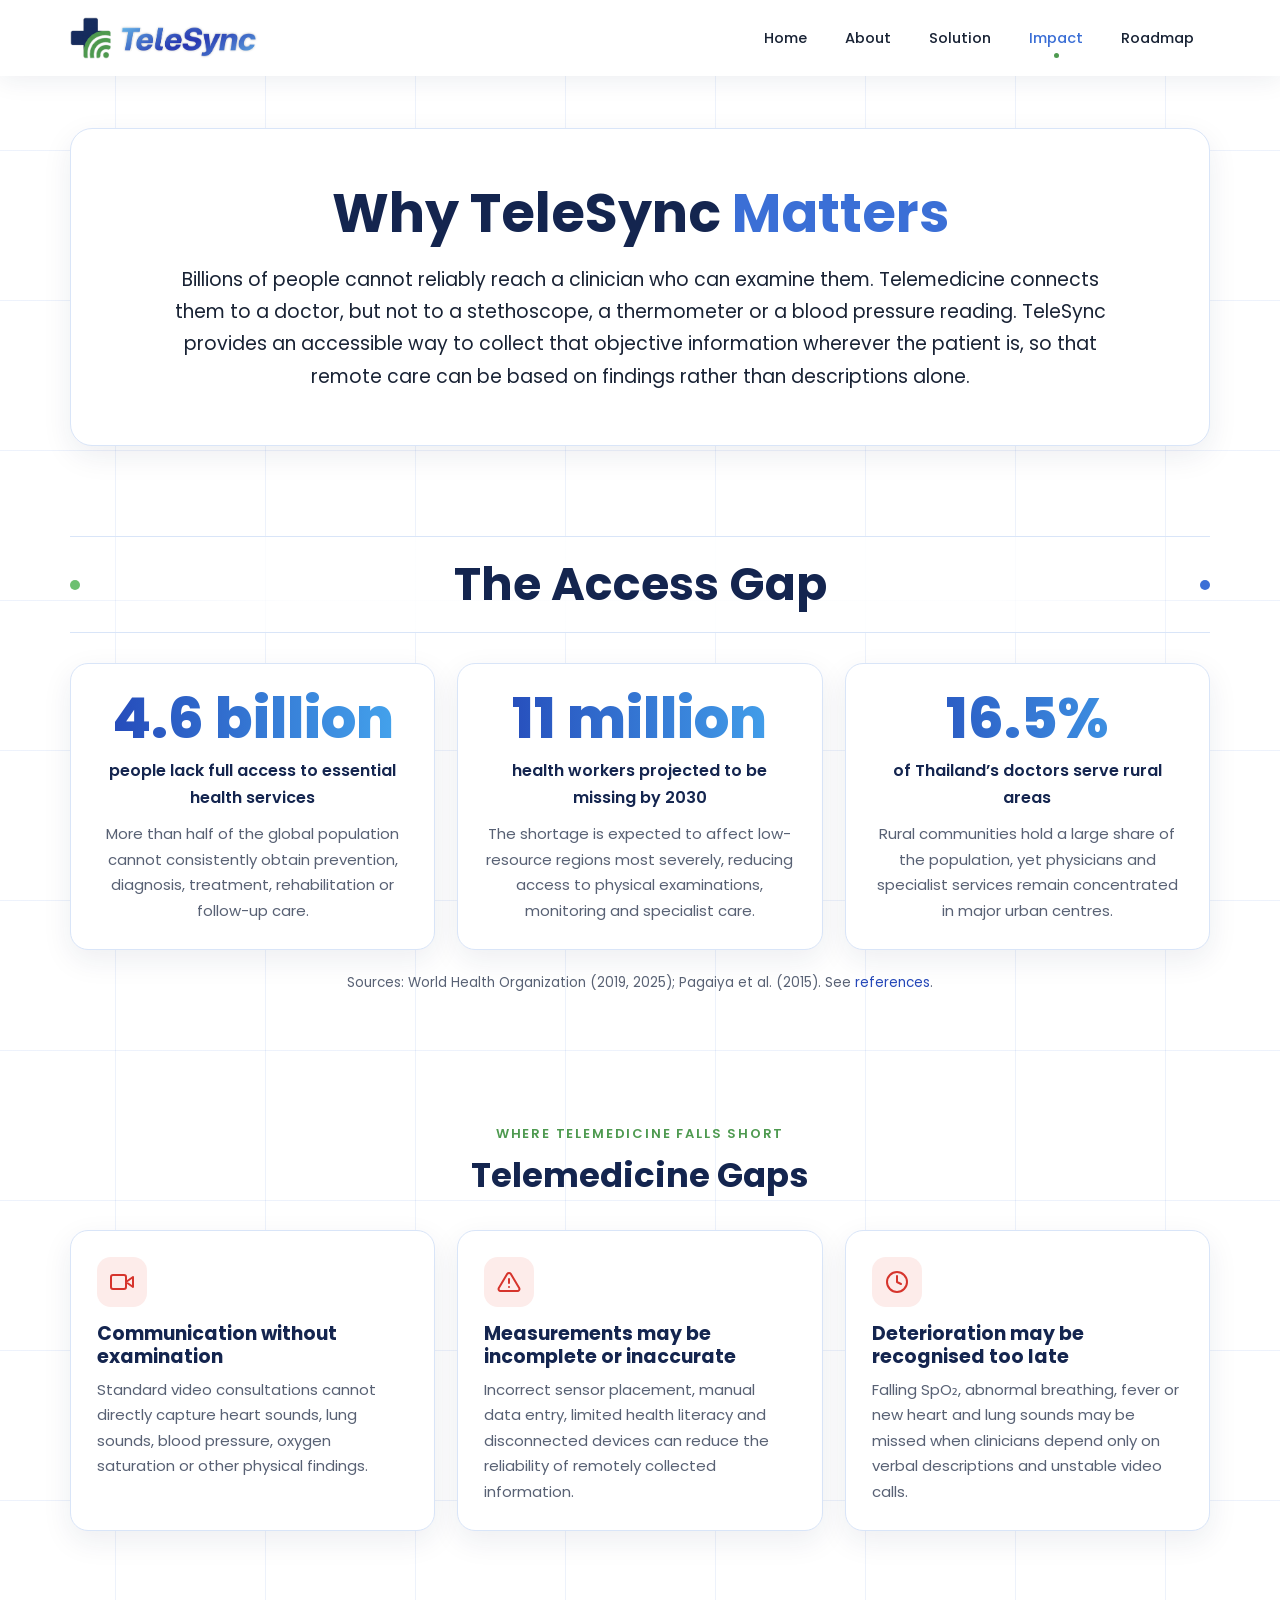
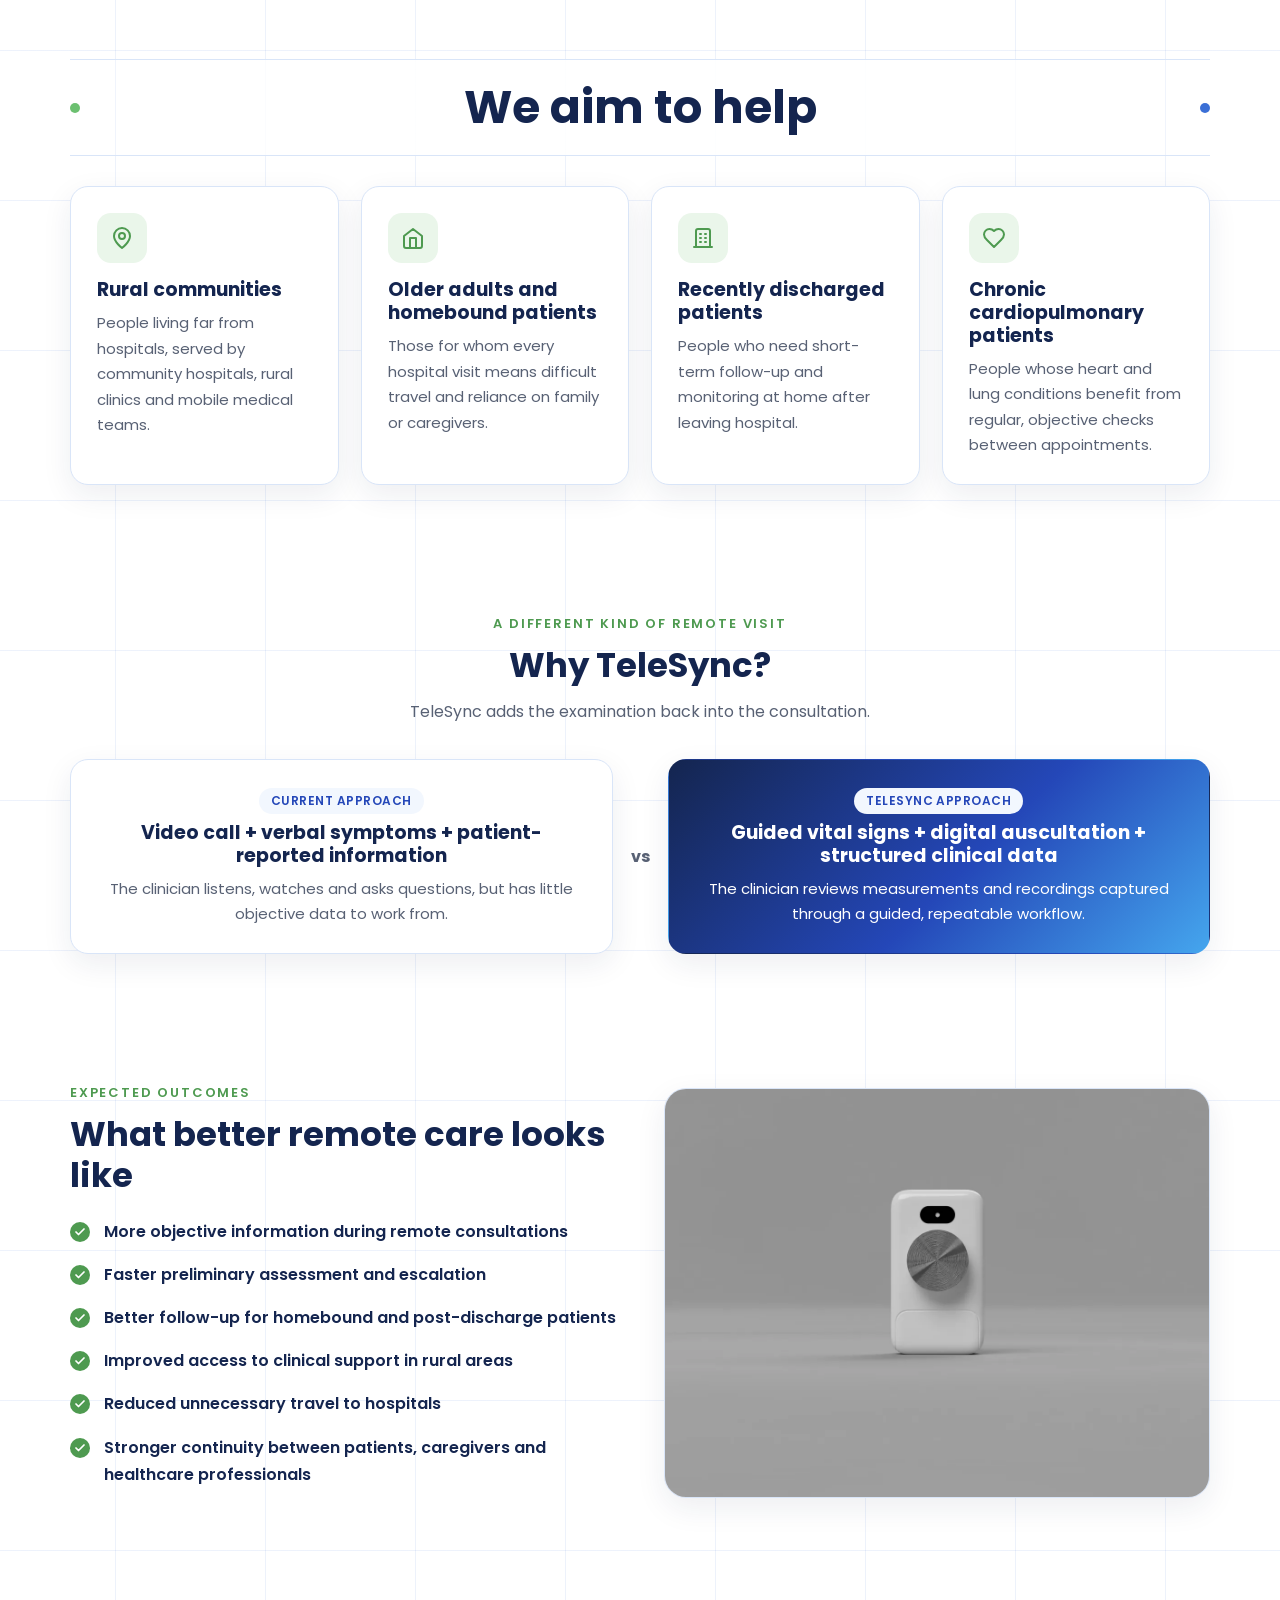
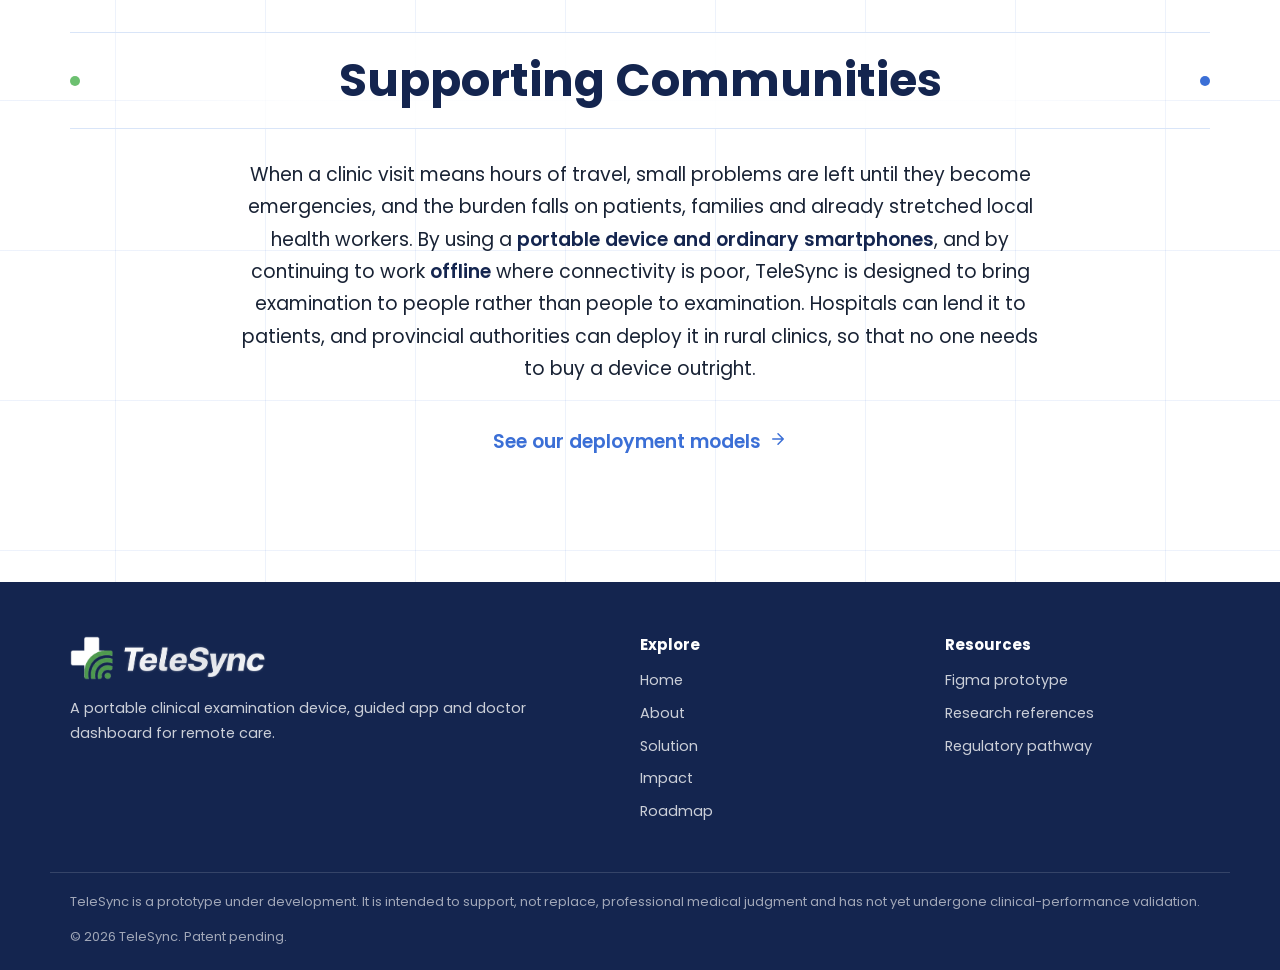
<file: telesync-website/impact.html>
<!DOCTYPE html>
<html lang="en">
<head>
  <meta charset="utf-8">
  <meta name="viewport" content="width=device-width, initial-scale=1">
  <title>Impact – Why TeleSync Matters</title>
  <meta name="description" content="The global access gap in healthcare, where telemedicine falls short, and who TeleSync is designed to help.">
  <meta property="og:title" content="Impact – Why TeleSync Matters">
  <meta property="og:description" content="The global access gap in healthcare, where telemedicine falls short, and who TeleSync is designed to help.">
  <meta property="og:image" content="assets/img/app-in-hand.webp">
  <link rel="icon" type="image/png" href="assets/img/favicon.png">
  <link rel="preconnect" href="https://fonts.googleapis.com">
  <link rel="preconnect" href="https://fonts.gstatic.com" crossorigin>
  <link href="https://fonts.googleapis.com/css2?family=Poppins:wght@400;500;600;700;800&display=swap" rel="stylesheet">
  <link rel="stylesheet" href="css/styles.css">
  <script>document.documentElement.className = 'js';</script>
</head>
<body>
  <a class="skip" href="#main">Skip to content</a>

  <header class="site-header">
    <div class="wrap">
      <a class="brand" href="index.html" aria-label="TeleSync home"><img src="assets/img/logo.png" alt="TeleSync" width="537" height="120"></a>
      <button class="nav-toggle" aria-controls="nav" aria-expanded="false" aria-label="Menu"><span></span><span></span><span></span></button>
      <nav class="nav" id="nav" aria-label="Main">
        <ul>
          <li><a href="index.html">Home</a></li>
          <li><a href="about.html">About</a></li>
          <li><a href="solution.html">Solution</a></li>
          <li><a href="impact.html" aria-current="page">Impact</a></li>
          <li><a href="roadmap.html">Roadmap</a></li>
        </ul>
      </nav>
    </div>
  </header>

  <main id="main">

    <section class="page-head">
      <div class="wrap">
        <div class="page-card">
          <h1>Why TeleSync <span class="accent">Matters</span></h1>
          <p class="lead">Billions of people cannot reliably reach a clinician who can examine them. Telemedicine connects them to a doctor, but not to a stethoscope, a thermometer or a blood pressure reading. TeleSync provides an accessible way to collect that objective information wherever the patient is, so that remote care can be based on findings rather than descriptions alone.</p>
        </div>
      </div>
    </section>

    <section class="section">
      <div class="wrap">
        <div class="rule-title reveal"><h2>The Access Gap</h2></div>
        <div class="grid g3">
          <div class="card stat reveal">
            <span class="stat-num">4.6 billion</span>
            <span class="stat-label">people lack full access to essential health services</span>
            <p>More than half of the global population cannot consistently obtain prevention, diagnosis, treatment, rehabilitation or follow-up care.</p>
          </div>
          <div class="card stat reveal">
            <span class="stat-num">11 million</span>
            <span class="stat-label">health workers projected to be missing by 2030</span>
            <p>The shortage is expected to affect low-resource regions most severely, reducing access to physical examinations, monitoring and specialist care.</p>
          </div>
          <div class="card stat reveal">
            <span class="stat-num">16.5%</span>
            <span class="stat-label">of Thailand’s doctors serve rural areas</span>
            <p>Rural communities hold a large share of the population, yet physicians and specialist services remain concentrated in major urban centres.</p>
          </div>
        </div>
        <p class="center reveal" style="margin-top: 22px; font-size: 13.5px; color: var(--muted)">Sources: World Health Organization (2019, 2025); Pagaiya et al. (2015). See <a href="about.html#references">references</a>.</p>
      </div>
    </section>

    <section class="section">
      <div class="wrap">
        <div class="head center reveal">
          <span class="eyebrow">Where telemedicine falls short</span>
          <h2 class="sub-title">Telemedicine Gaps</h2>
        </div>
        <div class="grid g3">
          <div class="card reveal">
            <span class="icon icon-red" data-icon="video"></span>
            <h3>Communication without examination</h3>
            <p>Standard video consultations cannot directly capture heart sounds, lung sounds, blood pressure, oxygen saturation or other physical findings.</p>
          </div>
          <div class="card reveal">
            <span class="icon icon-red" data-icon="alert"></span>
            <h3>Measurements may be incomplete or inaccurate</h3>
            <p>Incorrect sensor placement, manual data entry, limited health literacy and disconnected devices can reduce the reliability of remotely collected information.</p>
          </div>
          <div class="card reveal">
            <span class="icon icon-red" data-icon="clock"></span>
            <h3>Deterioration may be recognised too late</h3>
            <p>Falling SpO₂, abnormal breathing, fever or new heart and lung sounds may be missed when clinicians depend only on verbal descriptions and unstable video calls.</p>
          </div>
        </div>
      </div>
    </section>

    <section class="section">
      <div class="wrap">
        <div class="rule-title reveal"><h2>We aim to help</h2></div>
        <div class="grid g4">
          <div class="card reveal">
            <span class="icon icon-green" data-icon="pin"></span>
            <h3>Rural communities</h3>
            <p>People living far from hospitals, served by community hospitals, rural clinics and mobile medical teams.</p>
          </div>
          <div class="card reveal">
            <span class="icon icon-green" data-icon="home"></span>
            <h3>Older adults and homebound patients</h3>
            <p>Those for whom every hospital visit means difficult travel and reliance on family or caregivers.</p>
          </div>
          <div class="card reveal">
            <span class="icon icon-green" data-icon="building"></span>
            <h3>Recently discharged patients</h3>
            <p>People who need short-term follow-up and monitoring at home after leaving hospital.</p>
          </div>
          <div class="card reveal">
            <span class="icon icon-green" data-icon="heart"></span>
            <h3>Chronic cardiopulmonary patients</h3>
            <p>People whose heart and lung conditions benefit from regular, objective checks between appointments.</p>
          </div>
        </div>
      </div>
    </section>

    <section class="section">
      <div class="wrap">
        <div class="head center reveal">
          <span class="eyebrow">A different kind of remote visit</span>
          <h2 class="sub-title">Why TeleSync?</h2>
          <p class="sub-lead">TeleSync adds the examination back into the consultation.</p>
        </div>
        <div class="compare reveal">
          <div class="card">
            <span class="status">Current approach</span>
            <h3>Video call + verbal symptoms + patient-reported information</h3>
            <p>The clinician listens, watches and asks questions, but has little objective data to work from.</p>
          </div>
          <span class="vs">vs</span>
          <div class="card win">
            <span class="status">TeleSync approach</span>
            <h3>Guided vital signs + digital auscultation + structured clinical data</h3>
            <p>The clinician reviews measurements and recordings captured through a guided, repeatable workflow.</p>
          </div>
        </div>
      </div>
    </section>

    <section class="section">
      <div class="wrap split">
        <div class="reveal">
          <span class="eyebrow">Expected outcomes</span>
          <h2 class="sub-title">What better remote care looks like</h2>
          <ul class="ticks" style="margin-top: 22px">
            <li><strong>More objective information during remote consultations</strong></li>
            <li><strong>Faster preliminary assessment and escalation</strong></li>
            <li><strong>Better follow-up for homebound and post-discharge patients</strong></li>
            <li><strong>Improved access to clinical support in rural areas</strong></li>
            <li><strong>Reduced unnecessary travel to hospitals</strong></li>
            <li><strong>Stronger continuity between patients, caregivers and healthcare professionals</strong></li>
          </ul>
        </div>
        <figure class="media reveal"><img src="assets/img/render-1.webp" alt="Render of the TeleSync device" width="1200" height="900" loading="lazy"></figure>
      </div>
    </section>

    <section class="section">
      <div class="wrap">
        <div class="rule-title reveal"><h2>Supporting Communities</h2></div>
        <div class="narrow wrap center reveal">
          <p class="lead">When a clinic visit means hours of travel, small problems are left until they become emergencies, and the burden falls on patients, families and already stretched local health workers. By using a <strong>portable device and ordinary smartphones</strong>, and by continuing to work <strong>offline</strong> where connectivity is poor, TeleSync is designed to bring examination to people rather than people to examination. Hospitals can lend it to patients, and provincial authorities can deploy it in rural clinics, so that no one needs to buy a device outright.</p>
          <a class="more" href="roadmap.html#deployment">See our deployment models <span data-icon="arrow"></span></a>
        </div>
      </div>
    </section>

  </main>

  <footer class="site-footer">
    <div class="wrap top">
      <div>
        <img src="assets/img/logo-light.png" alt="TeleSync" width="537" height="120">
        <p>A portable clinical examination device, guided app and doctor dashboard for remote care.</p>
      </div>
      <div>
        <h4>Explore</h4>
        <ul>
          <li><a href="index.html">Home</a></li>
          <li><a href="about.html">About</a></li>
          <li><a href="solution.html">Solution</a></li>
          <li><a href="impact.html">Impact</a></li>
          <li><a href="roadmap.html">Roadmap</a></li>
        </ul>
      </div>
      <div>
        <h4>Resources</h4>
        <ul>
          <li><a href="https://www.figma.com/design/eTXzqV9W2M6x8Y5pykawFQ/TeleSync_UI-UX?node-id=0-1" target="_blank" rel="noopener">Figma prototype</a></li>
          <li><a href="about.html#references">Research references</a></li>
          <li><a href="roadmap.html#regulation">Regulatory pathway</a></li>
        </ul>
      </div>
    </div>
    <div class="wrap bottom">
      <p>TeleSync is a prototype under development. It is intended to support, not replace, professional medical judgment and has not yet undergone clinical-performance validation.</p>
      <p>© 2026 TeleSync. Patent pending.</p>
    </div>
  </footer>

  <script src="js/main.js"></script>
</body>
</html>
</file>
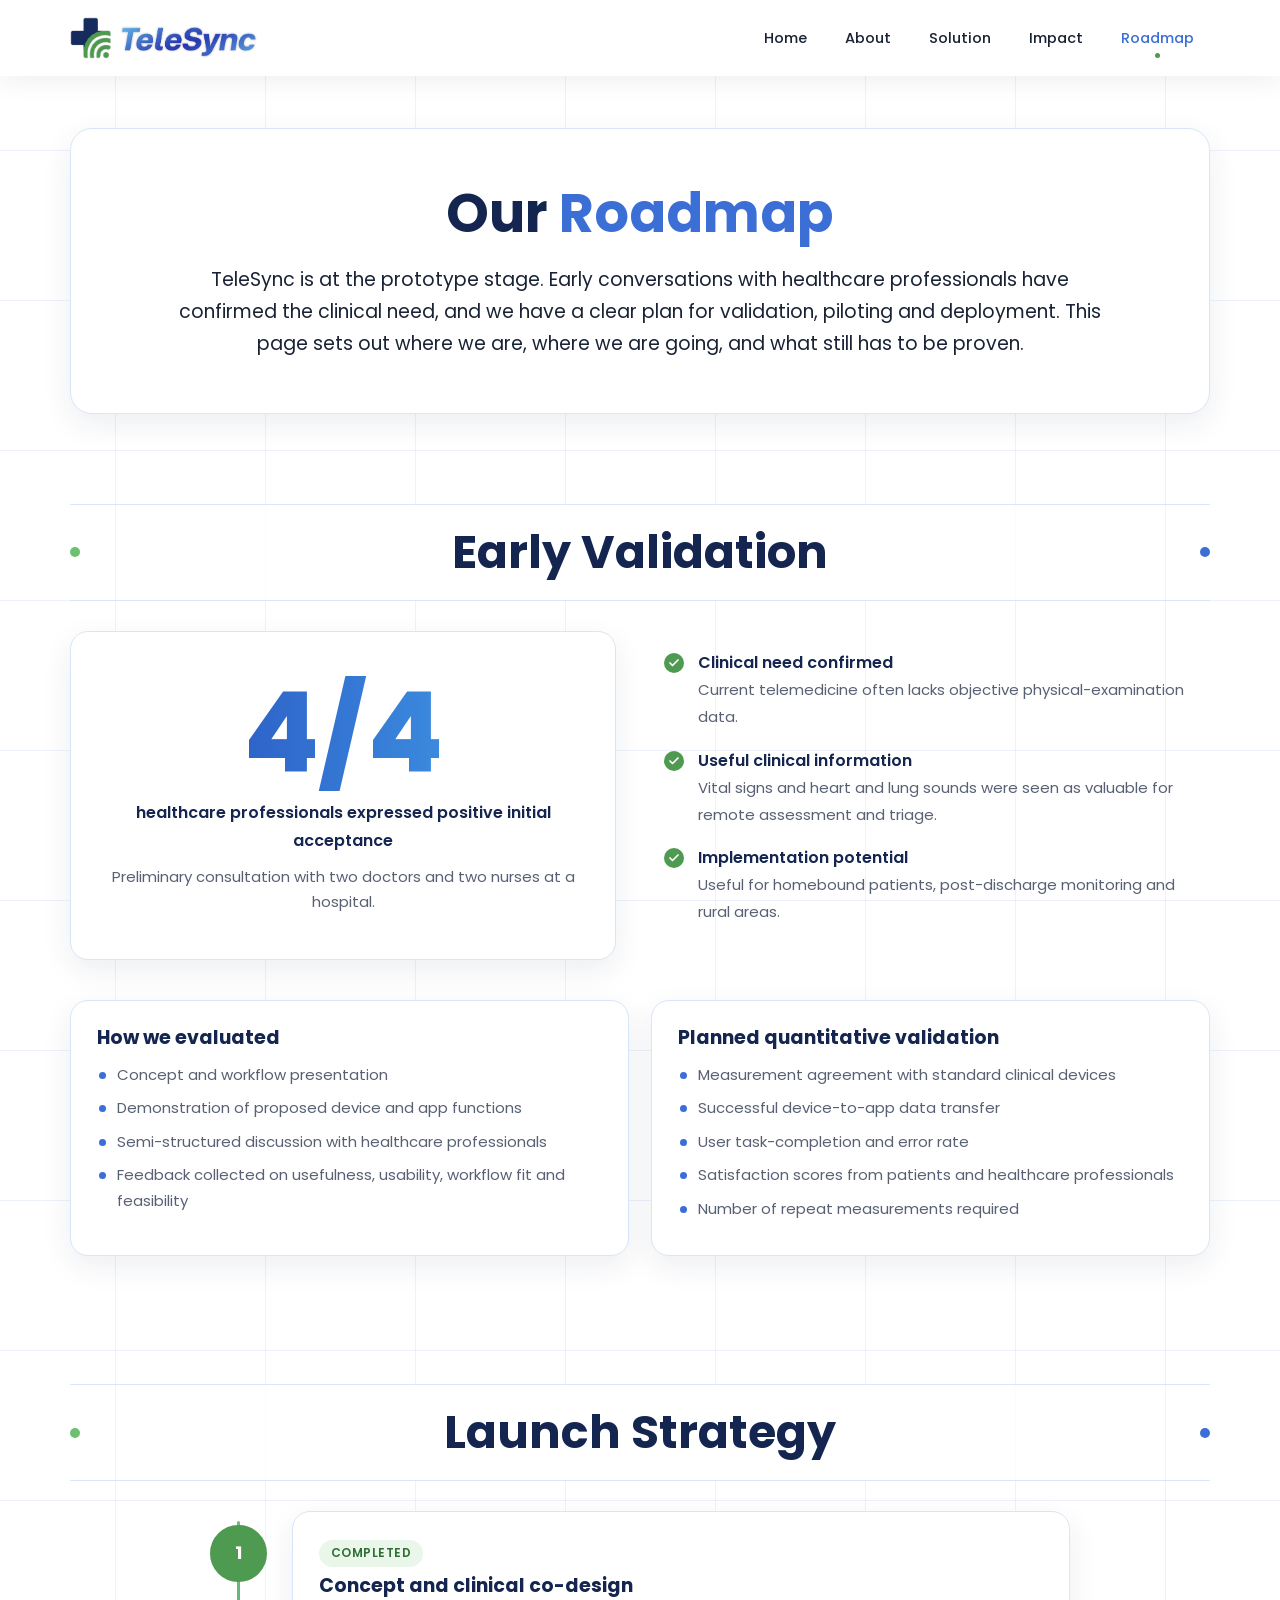
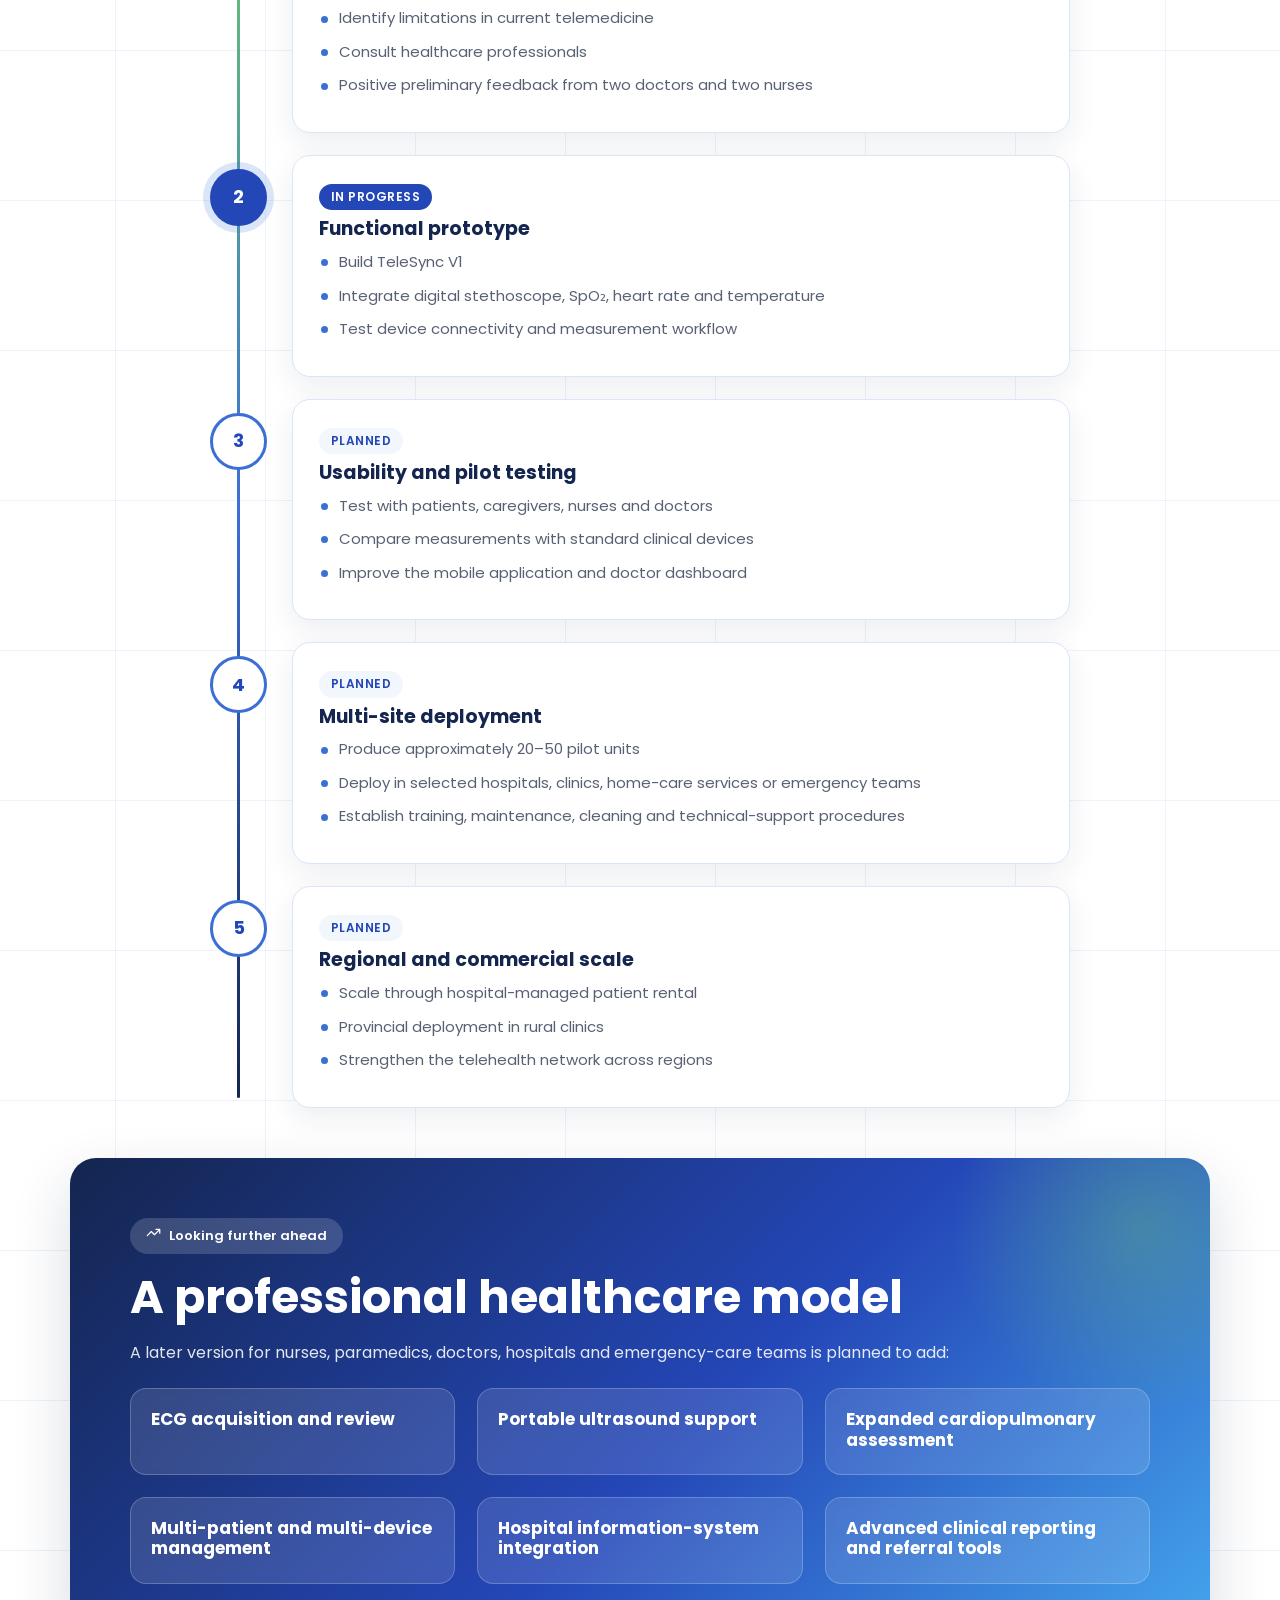
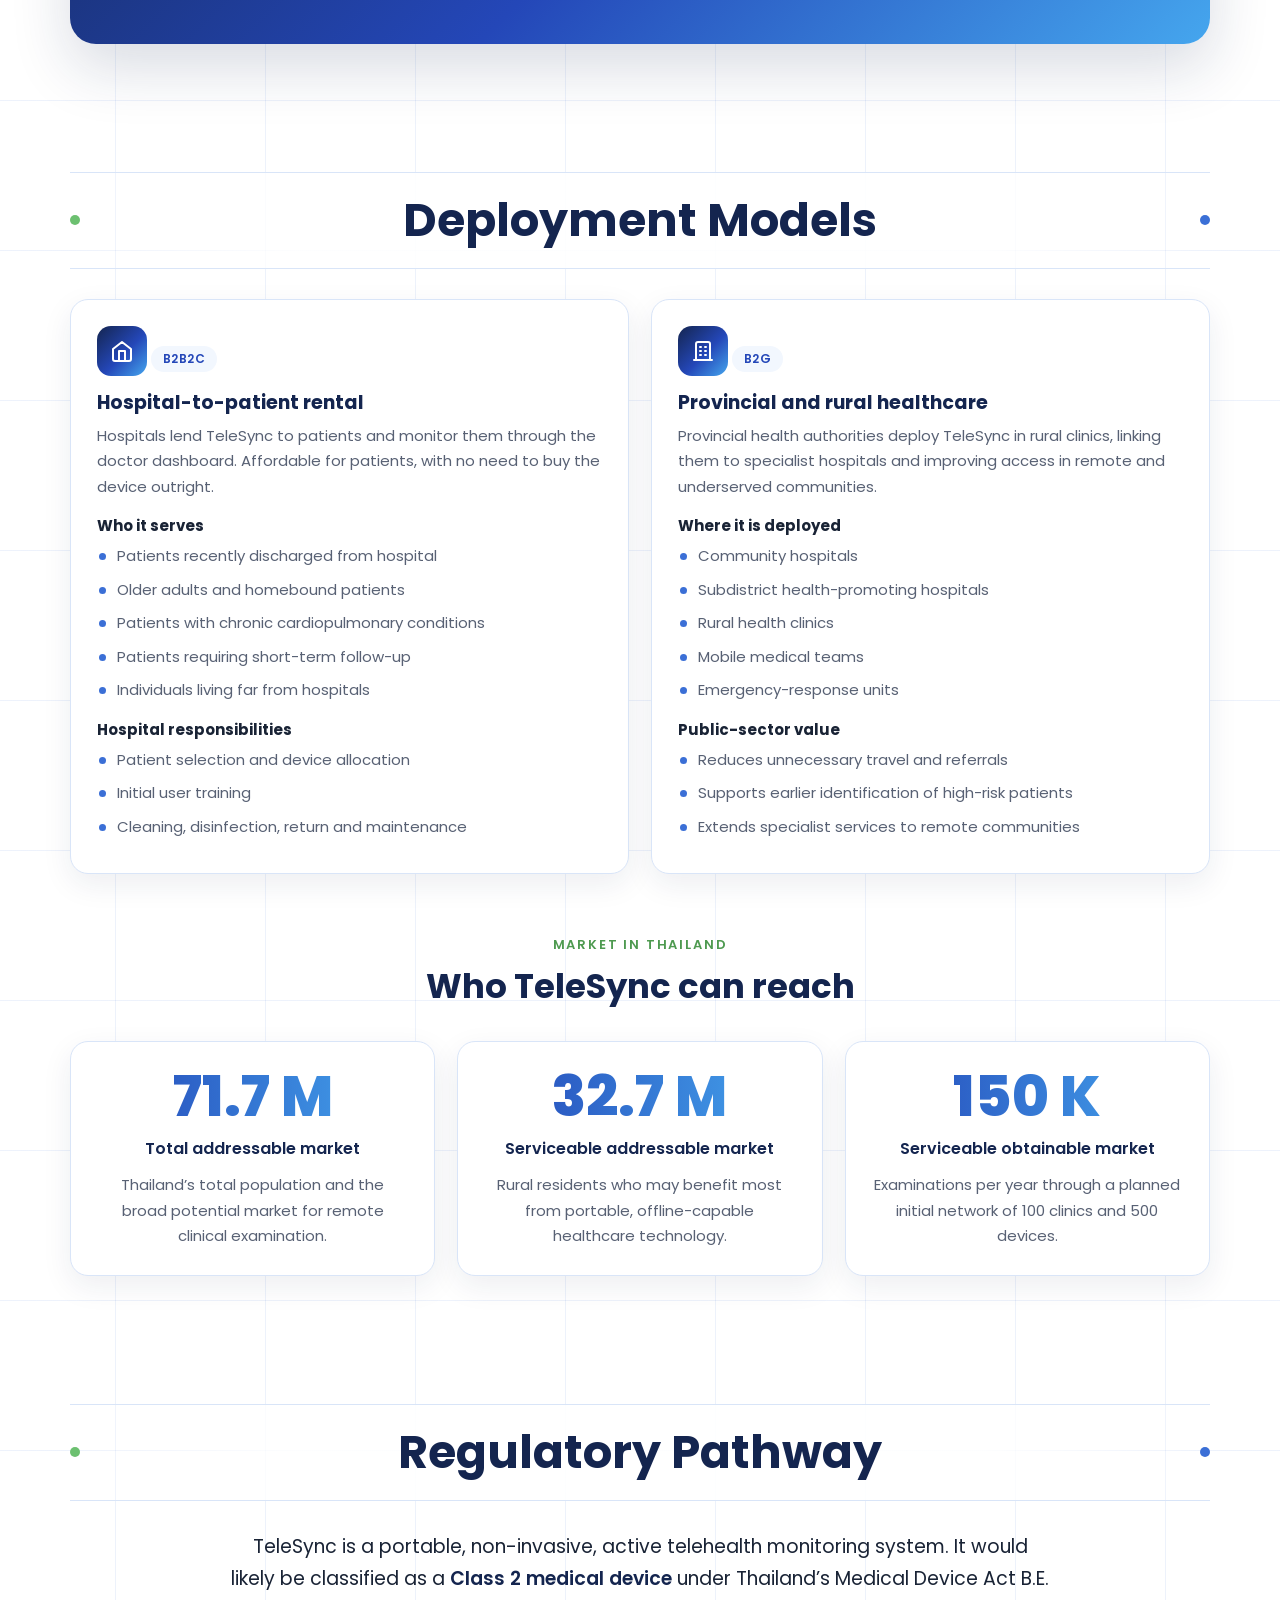
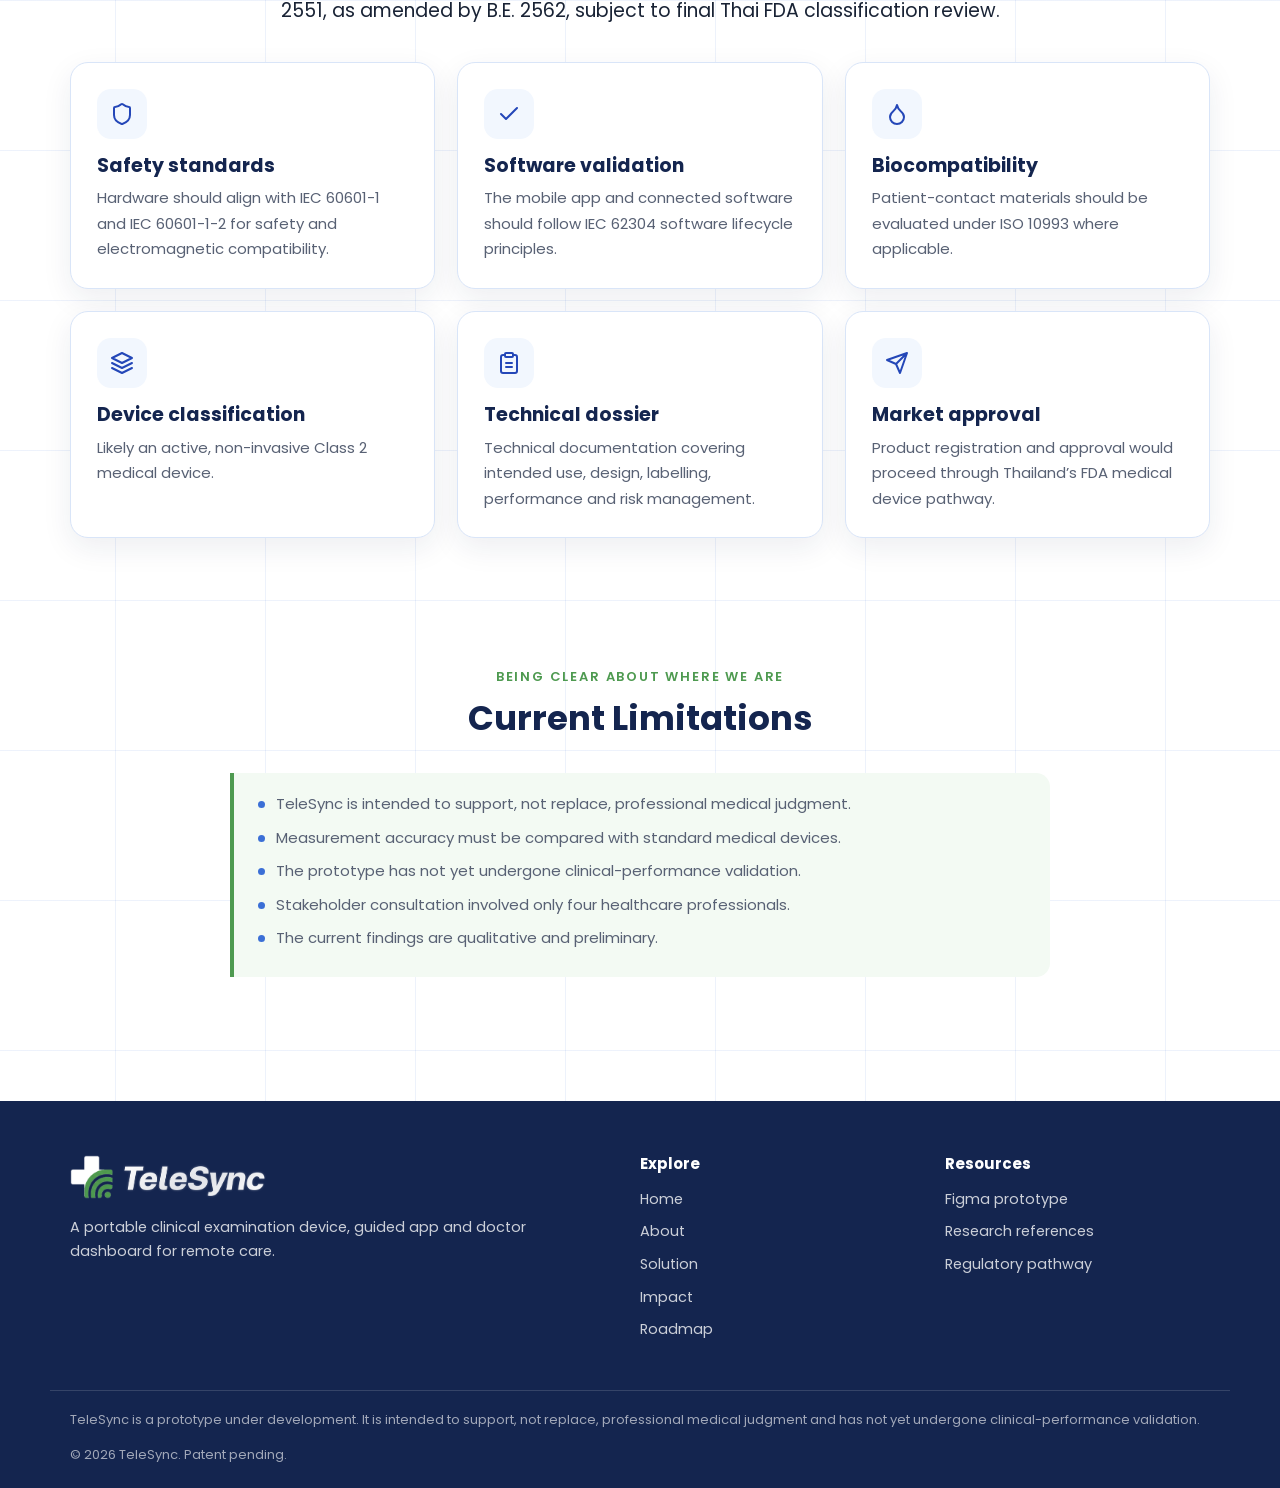
<file: telesync-website/roadmap.html>
<!DOCTYPE html>
<html lang="en">
<head>
  <meta charset="utf-8">
  <meta name="viewport" content="width=device-width, initial-scale=1">
  <title>Roadmap – TeleSync</title>
  <meta name="description" content="TeleSync validation results, launch strategy, deployment models, regulatory pathway and current limitations.">
  <meta property="og:title" content="Roadmap – TeleSync">
  <meta property="og:description" content="TeleSync validation results, launch strategy, deployment models, regulatory pathway and current limitations.">
  <meta property="og:image" content="assets/img/app-in-hand.webp">
  <link rel="icon" type="image/png" href="assets/img/favicon.png">
  <link rel="preconnect" href="https://fonts.googleapis.com">
  <link rel="preconnect" href="https://fonts.gstatic.com" crossorigin>
  <link href="https://fonts.googleapis.com/css2?family=Poppins:wght@400;500;600;700;800&display=swap" rel="stylesheet">
  <link rel="stylesheet" href="css/styles.css">
  <script>document.documentElement.className = 'js';</script>
</head>
<body>
  <a class="skip" href="#main">Skip to content</a>

  <header class="site-header">
    <div class="wrap">
      <a class="brand" href="index.html" aria-label="TeleSync home"><img src="assets/img/logo.png" alt="TeleSync" width="537" height="120"></a>
      <button class="nav-toggle" aria-controls="nav" aria-expanded="false" aria-label="Menu"><span></span><span></span><span></span></button>
      <nav class="nav" id="nav" aria-label="Main">
        <ul>
          <li><a href="index.html">Home</a></li>
          <li><a href="about.html">About</a></li>
          <li><a href="solution.html">Solution</a></li>
          <li><a href="impact.html">Impact</a></li>
          <li><a href="roadmap.html" aria-current="page">Roadmap</a></li>
        </ul>
      </nav>
    </div>
  </header>

  <main id="main">

    <section class="page-head">
      <div class="wrap">
        <div class="page-card">
          <h1>Our <span class="accent">Roadmap</span></h1>
          <p class="lead">TeleSync is at the prototype stage. Early conversations with healthcare professionals have confirmed the clinical need, and we have a clear plan for validation, piloting and deployment. This page sets out where we are, where we are going, and what still has to be proven.</p>
        </div>
      </div>
    </section>

    <section class="section" id="validation">
      <div class="wrap">
        <div class="rule-title reveal"><h2>Early Validation</h2></div>
        <div class="split">
          <div class="card stat reveal" style="padding: 44px 26px">
            <span class="stat-num" style="font-size: clamp(64px, 10vw, 110px)">4/4</span>
            <span class="stat-label">healthcare professionals expressed positive initial acceptance</span>
            <p>Preliminary consultation with two doctors and two nurses at a hospital.</p>
          </div>
          <div class="reveal">
            <ul class="ticks">
              <li><strong>Clinical need confirmed</strong><span>Current telemedicine often lacks objective physical-examination data.</span></li>
              <li><strong>Useful clinical information</strong><span>Vital signs and heart and lung sounds were seen as valuable for remote assessment and triage.</span></li>
              <li><strong>Implementation potential</strong><span>Useful for homebound patients, post-discharge monitoring and rural areas.</span></li>
            </ul>
          </div>
        </div>

        <div class="grid g2" style="margin-top: 40px">
          <div class="card reveal">
            <h3>How we evaluated</h3>
            <ul class="dots" style="margin-top: 12px">
              <li>Concept and workflow presentation</li>
              <li>Demonstration of proposed device and app functions</li>
              <li>Semi-structured discussion with healthcare professionals</li>
              <li>Feedback collected on usefulness, usability, workflow fit and feasibility</li>
            </ul>
          </div>
          <div class="card reveal">
            <h3>Planned quantitative validation</h3>
            <ul class="dots" style="margin-top: 12px">
              <li>Measurement agreement with standard clinical devices</li>
              <li>Successful device-to-app data transfer</li>
              <li>User task-completion and error rate</li>
              <li>Satisfaction scores from patients and healthcare professionals</li>
              <li>Number of repeat measurements required</li>
            </ul>
          </div>
        </div>
      </div>
    </section>

    <section class="section" id="plan">
      <div class="wrap">
        <div class="rule-title reveal"><h2>Launch Strategy</h2></div>
        <ul class="timeline">
          <li class="done reveal">
            <span class="node">1</span>
            <div class="card">
              <span class="status">Completed</span>
              <h3>Concept and clinical co-design</h3>
              <ul class="dots">
                <li>Identify limitations in current telemedicine</li>
                <li>Consult healthcare professionals</li>
                <li>Positive preliminary feedback from two doctors and two nurses</li>
              </ul>
            </div>
          </li>
          <li class="now reveal">
            <span class="node">2</span>
            <div class="card">
              <span class="status">In progress</span>
              <h3>Functional prototype</h3>
              <ul class="dots">
                <li>Build TeleSync V1</li>
                <li>Integrate digital stethoscope, SpO₂, heart rate and temperature</li>
                <li>Test device connectivity and measurement workflow</li>
              </ul>
            </div>
          </li>
          <li class="reveal">
            <span class="node">3</span>
            <div class="card">
              <span class="status">Planned</span>
              <h3>Usability and pilot testing</h3>
              <ul class="dots">
                <li>Test with patients, caregivers, nurses and doctors</li>
                <li>Compare measurements with standard clinical devices</li>
                <li>Improve the mobile application and doctor dashboard</li>
              </ul>
            </div>
          </li>
          <li class="reveal">
            <span class="node">4</span>
            <div class="card">
              <span class="status">Planned</span>
              <h3>Multi-site deployment</h3>
              <ul class="dots">
                <li>Produce approximately 20–50 pilot units</li>
                <li>Deploy in selected hospitals, clinics, home-care services or emergency teams</li>
                <li>Establish training, maintenance, cleaning and technical-support procedures</li>
              </ul>
            </div>
          </li>
          <li class="reveal">
            <span class="node">5</span>
            <div class="card">
              <span class="status">Planned</span>
              <h3>Regional and commercial scale</h3>
              <ul class="dots">
                <li>Scale through hospital-managed patient rental</li>
                <li>Provincial deployment in rural clinics</li>
                <li>Strengthen the telehealth network across regions</li>
              </ul>
            </div>
          </li>
        </ul>

        <div class="band reveal" style="margin-top: 50px">
          <span class="tag"><span data-icon="trending"></span> Looking further ahead</span>
          <h2>A professional healthcare model</h2>
          <p>A later version for nurses, paramedics, doctors, hospitals and emergency-care teams is planned to add:</p>
          <div class="grid g3" style="margin-top: 22px">
            <div class="glass"><h3>ECG acquisition and review</h3></div>
            <div class="glass"><h3>Portable ultrasound support</h3></div>
            <div class="glass"><h3>Expanded cardiopulmonary assessment</h3></div>
            <div class="glass"><h3>Multi-patient and multi-device management</h3></div>
            <div class="glass"><h3>Hospital information-system integration</h3></div>
            <div class="glass"><h3>Advanced clinical reporting and referral tools</h3></div>
          </div>
        </div>
      </div>
    </section>

    <section class="section" id="deployment">
      <div class="wrap">
        <div class="rule-title reveal"><h2>Deployment Models</h2></div>
        <div class="grid g2">
          <div class="card reveal">
            <span class="icon icon-solid" data-icon="home"></span>
            <span class="status">B2B2C</span>
            <h3>Hospital-to-patient rental</h3>
            <p>Hospitals lend TeleSync to patients and monitor them through the doctor dashboard. Affordable for patients, with no need to buy the device outright.</p>
            <h4 style="margin: 18px 0 8px; font-size: 15px">Who it serves</h4>
            <ul class="dots">
              <li>Patients recently discharged from hospital</li>
              <li>Older adults and homebound patients</li>
              <li>Patients with chronic cardiopulmonary conditions</li>
              <li>Patients requiring short-term follow-up</li>
              <li>Individuals living far from hospitals</li>
            </ul>
            <h4 style="margin: 18px 0 8px; font-size: 15px">Hospital responsibilities</h4>
            <ul class="dots">
              <li>Patient selection and device allocation</li>
              <li>Initial user training</li>
              <li>Cleaning, disinfection, return and maintenance</li>
            </ul>
          </div>
          <div class="card reveal">
            <span class="icon icon-solid" data-icon="building"></span>
            <span class="status">B2G</span>
            <h3>Provincial and rural healthcare</h3>
            <p>Provincial health authorities deploy TeleSync in rural clinics, linking them to specialist hospitals and improving access in remote and underserved communities.</p>
            <h4 style="margin: 18px 0 8px; font-size: 15px">Where it is deployed</h4>
            <ul class="dots">
              <li>Community hospitals</li>
              <li>Subdistrict health-promoting hospitals</li>
              <li>Rural health clinics</li>
              <li>Mobile medical teams</li>
              <li>Emergency-response units</li>
            </ul>
            <h4 style="margin: 18px 0 8px; font-size: 15px">Public-sector value</h4>
            <ul class="dots">
              <li>Reduces unnecessary travel and referrals</li>
              <li>Supports earlier identification of high-risk patients</li>
              <li>Extends specialist services to remote communities</li>
            </ul>
          </div>
        </div>

        <div class="head center reveal" style="margin-top: 60px">
          <span class="eyebrow">Market in Thailand</span>
          <h3 class="sub-title">Who TeleSync can reach</h3>
        </div>
        <div class="grid g3">
          <div class="card stat reveal">
            <span class="stat-num">71.7 M</span>
            <span class="stat-label">Total addressable market</span>
            <p>Thailand’s total population and the broad potential market for remote clinical examination.</p>
          </div>
          <div class="card stat reveal">
            <span class="stat-num">32.7 M</span>
            <span class="stat-label">Serviceable addressable market</span>
            <p>Rural residents who may benefit most from portable, offline-capable healthcare technology.</p>
          </div>
          <div class="card stat reveal">
            <span class="stat-num">150 K</span>
            <span class="stat-label">Serviceable obtainable market</span>
            <p>Examinations per year through a planned initial network of 100 clinics and 500 devices.</p>
          </div>
        </div>
      </div>
    </section>

    <section class="section" id="regulation">
      <div class="wrap">
        <div class="rule-title reveal"><h2>Regulatory Pathway</h2></div>
        <div class="narrow wrap center reveal" style="margin-bottom: 34px">
          <p class="lead">TeleSync is a portable, non-invasive, active telehealth monitoring system. It would likely be classified as a <strong>Class 2 medical device</strong> under Thailand’s Medical Device Act B.E. 2551, as amended by B.E. 2562, subject to final Thai FDA classification review.</p>
        </div>
        <div class="grid g3">
          <div class="card reveal"><span class="icon" data-icon="shield"></span><h3>Safety standards</h3><p>Hardware should align with IEC 60601-1 and IEC 60601-1-2 for safety and electromagnetic compatibility.</p></div>
          <div class="card reveal"><span class="icon" data-icon="check"></span><h3>Software validation</h3><p>The mobile app and connected software should follow IEC 62304 software lifecycle principles.</p></div>
          <div class="card reveal"><span class="icon" data-icon="droplet"></span><h3>Biocompatibility</h3><p>Patient-contact materials should be evaluated under ISO 10993 where applicable.</p></div>
          <div class="card reveal"><span class="icon" data-icon="layers"></span><h3>Device classification</h3><p>Likely an active, non-invasive Class 2 medical device.</p></div>
          <div class="card reveal"><span class="icon" data-icon="clipboard"></span><h3>Technical dossier</h3><p>Technical documentation covering intended use, design, labelling, performance and risk management.</p></div>
          <div class="card reveal"><span class="icon" data-icon="send"></span><h3>Market approval</h3><p>Product registration and approval would proceed through Thailand’s FDA medical device pathway.</p></div>
        </div>
      </div>
    </section>

    <section class="section" id="limitations">
      <div class="wrap narrow">
        <div class="head center reveal">
          <span class="eyebrow">Being clear about where we are</span>
          <h2 class="sub-title">Current Limitations</h2>
        </div>
        <div class="note reveal">
          <ul class="dots">
            <li>TeleSync is intended to support, not replace, professional medical judgment.</li>
            <li>Measurement accuracy must be compared with standard medical devices.</li>
            <li>The prototype has not yet undergone clinical-performance validation.</li>
            <li>Stakeholder consultation involved only four healthcare professionals.</li>
            <li>The current findings are qualitative and preliminary.</li>
          </ul>
        </div>
      </div>
    </section>

  </main>

  <footer class="site-footer">
    <div class="wrap top">
      <div>
        <img src="assets/img/logo-light.png" alt="TeleSync" width="537" height="120">
        <p>A portable clinical examination device, guided app and doctor dashboard for remote care.</p>
      </div>
      <div>
        <h4>Explore</h4>
        <ul>
          <li><a href="index.html">Home</a></li>
          <li><a href="about.html">About</a></li>
          <li><a href="solution.html">Solution</a></li>
          <li><a href="impact.html">Impact</a></li>
          <li><a href="roadmap.html">Roadmap</a></li>
        </ul>
      </div>
      <div>
        <h4>Resources</h4>
        <ul>
          <li><a href="https://www.figma.com/design/eTXzqV9W2M6x8Y5pykawFQ/TeleSync_UI-UX?node-id=0-1" target="_blank" rel="noopener">Figma prototype</a></li>
          <li><a href="about.html#references">Research references</a></li>
          <li><a href="roadmap.html#regulation">Regulatory pathway</a></li>
        </ul>
      </div>
    </div>
    <div class="wrap bottom">
      <p>TeleSync is a prototype under development. It is intended to support, not replace, professional medical judgment and has not yet undergone clinical-performance validation.</p>
      <p>© 2026 TeleSync. Patent pending.</p>
    </div>
  </footer>

  <script src="js/main.js"></script>
</body>
</html>
</file>
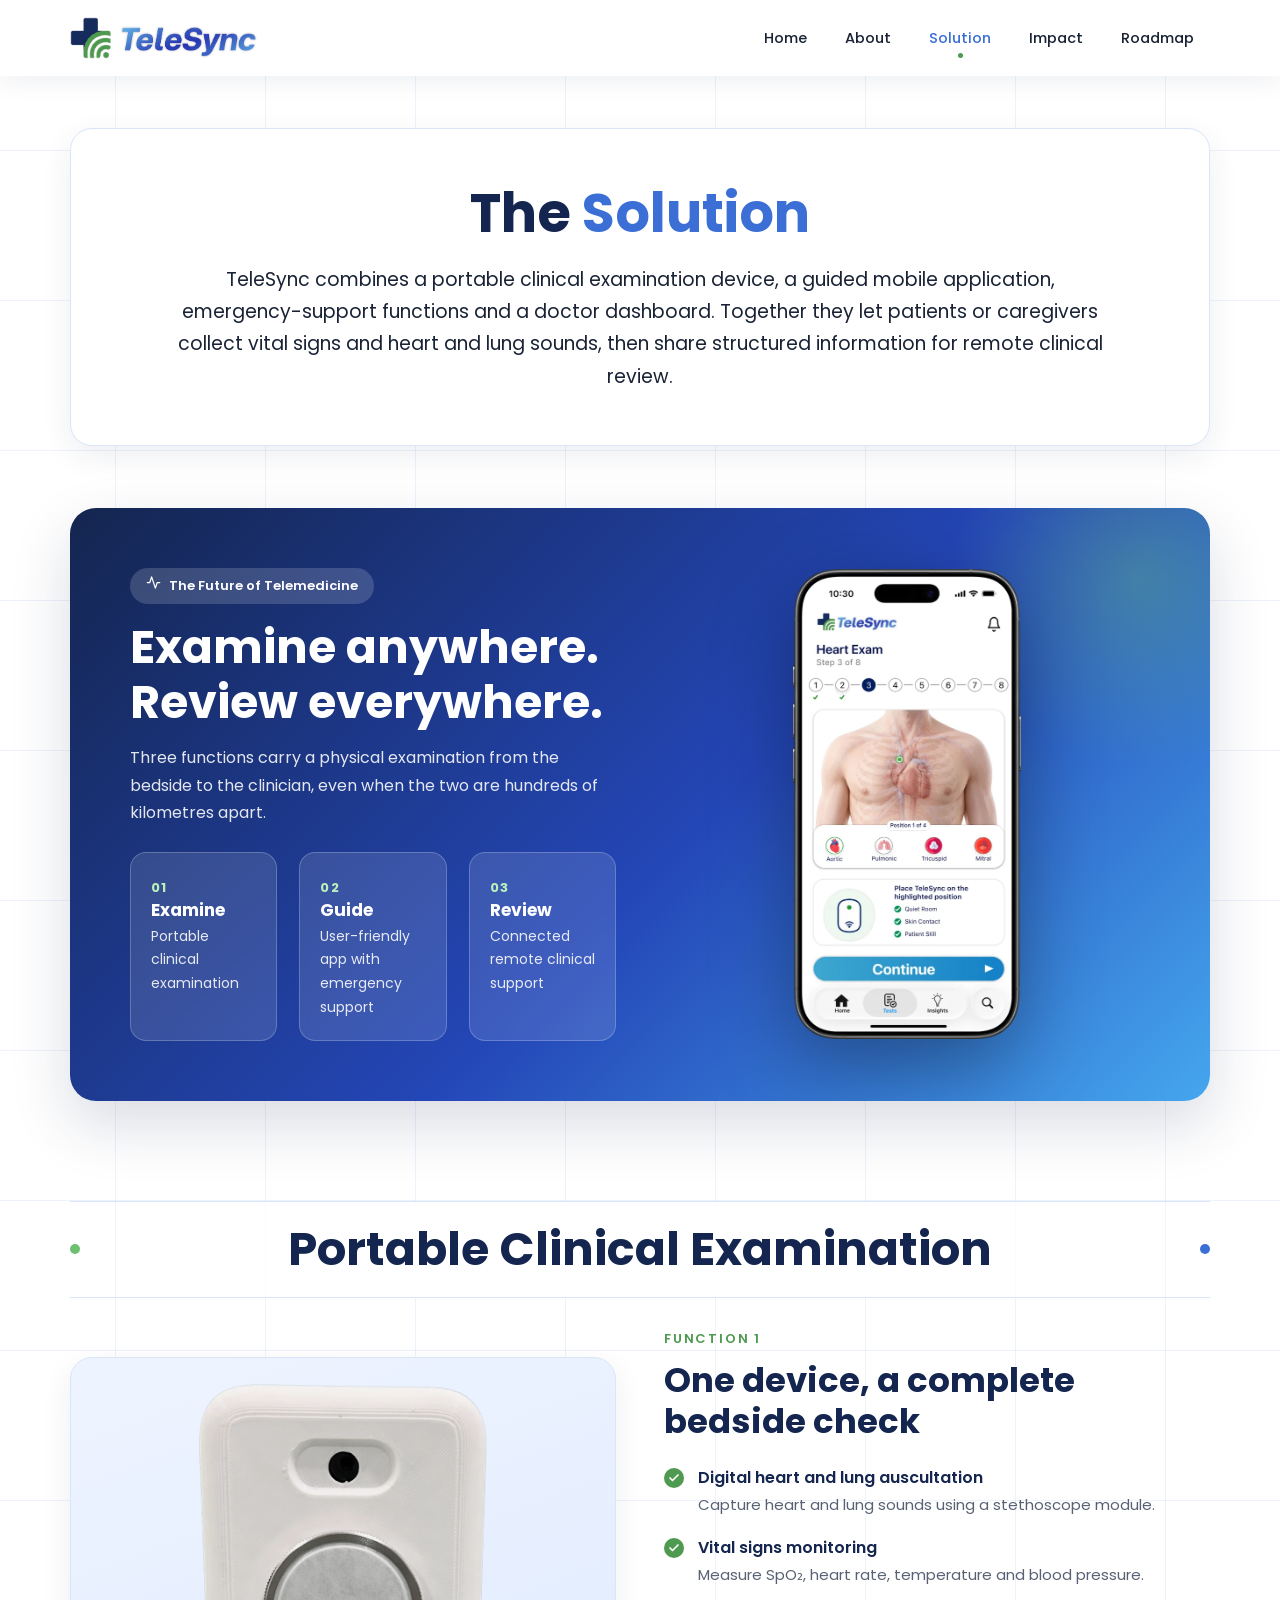
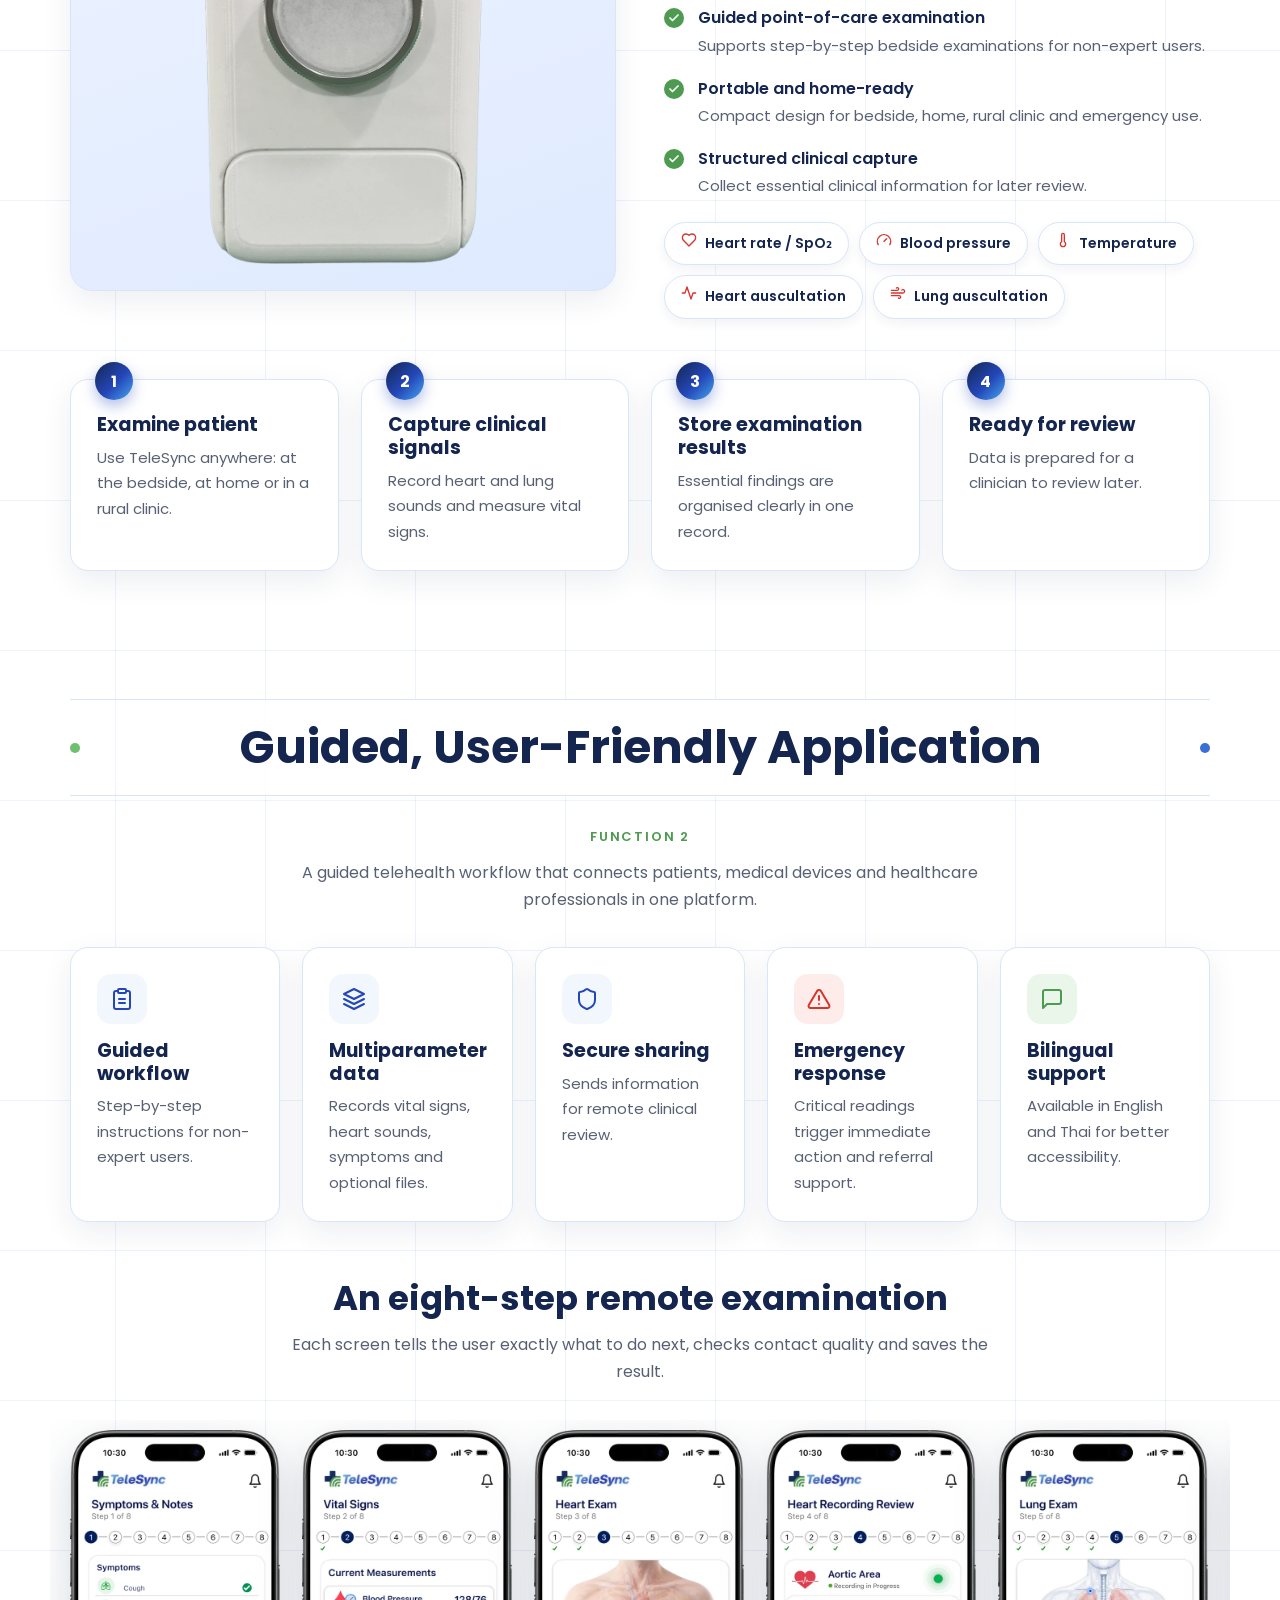
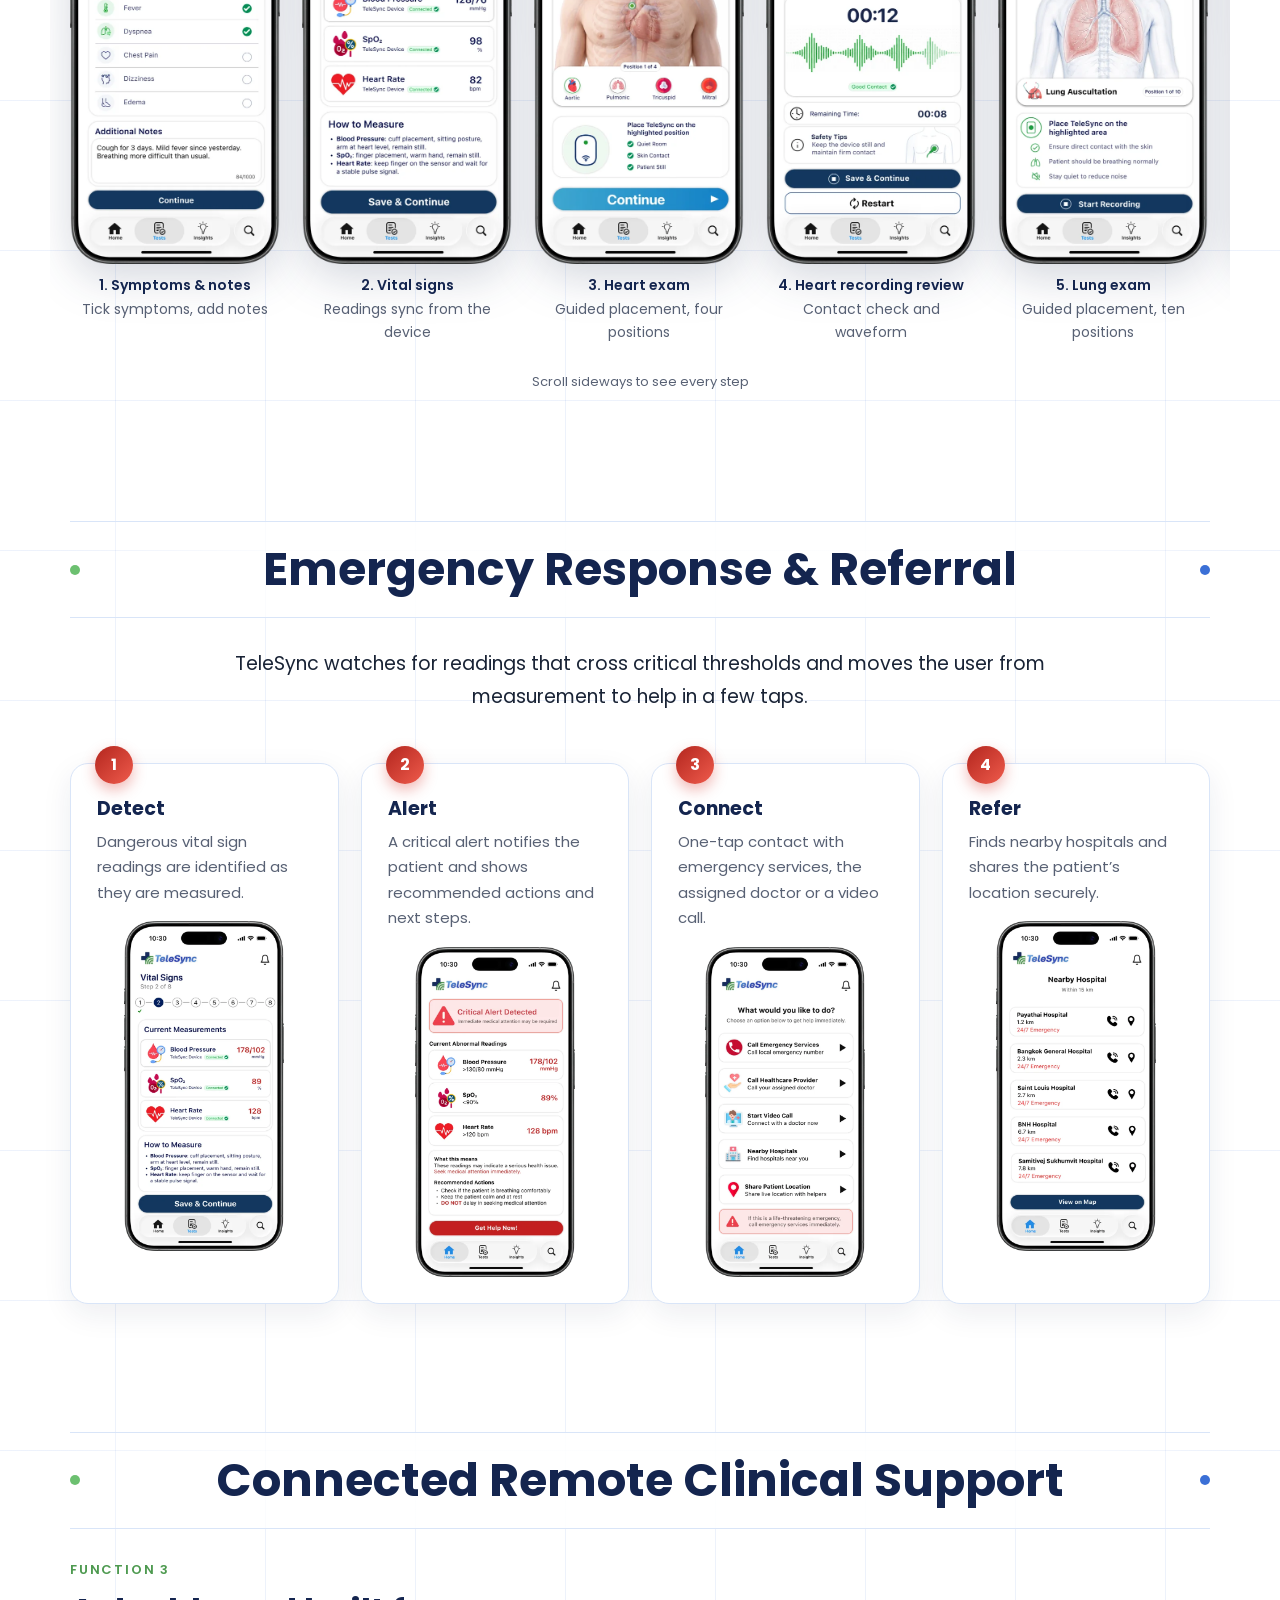
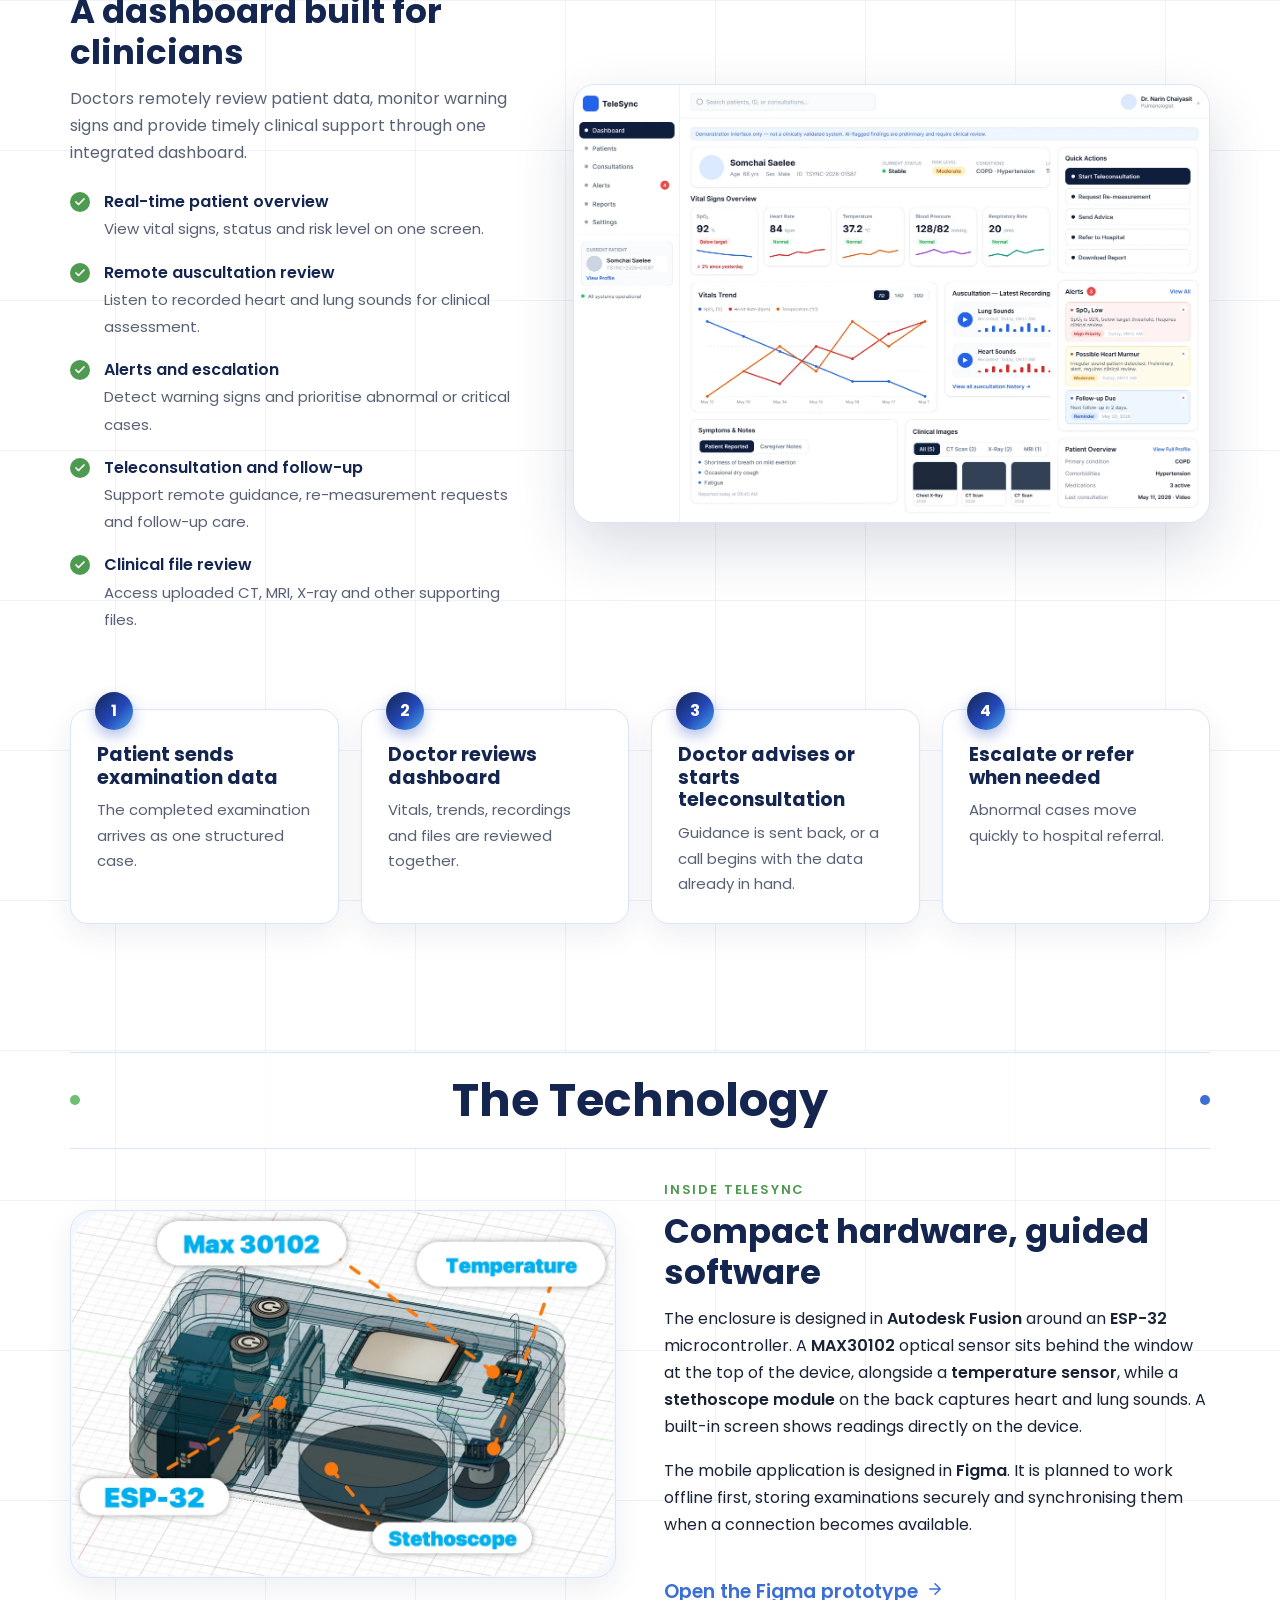
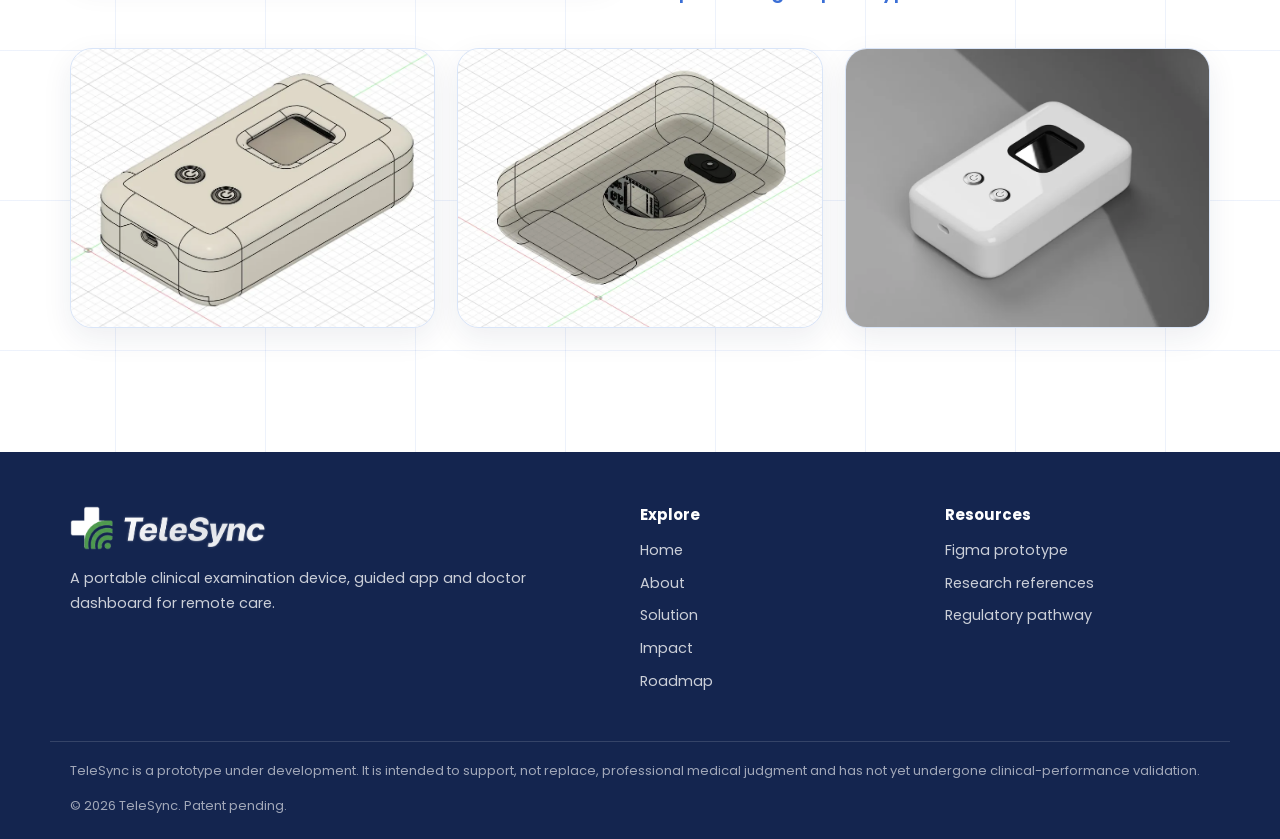
<file: telesync-website/solution.html>
<!DOCTYPE html>
<html lang="en">
<head>
  <meta charset="utf-8">
  <meta name="viewport" content="width=device-width, initial-scale=1">
  <title>The Solution – TeleSync</title>
  <meta name="description" content="How TeleSync works: a portable examination device, a guided bilingual app with emergency support, and a doctor dashboard.">
  <meta property="og:title" content="The Solution – TeleSync">
  <meta property="og:description" content="How TeleSync works: a portable examination device, a guided bilingual app with emergency support, and a doctor dashboard.">
  <meta property="og:image" content="assets/img/app-in-hand.webp">
  <link rel="icon" type="image/png" href="assets/img/favicon.png">
  <link rel="preconnect" href="https://fonts.googleapis.com">
  <link rel="preconnect" href="https://fonts.gstatic.com" crossorigin>
  <link href="https://fonts.googleapis.com/css2?family=Poppins:wght@400;500;600;700;800&display=swap" rel="stylesheet">
  <link rel="stylesheet" href="css/styles.css">
  <script>document.documentElement.className = 'js';</script>
</head>
<body>
  <a class="skip" href="#main">Skip to content</a>

  <header class="site-header">
    <div class="wrap">
      <a class="brand" href="index.html" aria-label="TeleSync home"><img src="assets/img/logo.png" alt="TeleSync" width="537" height="120"></a>
      <button class="nav-toggle" aria-controls="nav" aria-expanded="false" aria-label="Menu"><span></span><span></span><span></span></button>
      <nav class="nav" id="nav" aria-label="Main">
        <ul>
          <li><a href="index.html">Home</a></li>
          <li><a href="about.html">About</a></li>
          <li><a href="solution.html" aria-current="page">Solution</a></li>
          <li><a href="impact.html">Impact</a></li>
          <li><a href="roadmap.html">Roadmap</a></li>
        </ul>
      </nav>
    </div>
  </header>

  <main id="main">

    <section class="page-head">
      <div class="wrap">
        <div class="page-card">
          <h1>The <span class="accent">Solution</span></h1>
          <p class="lead">TeleSync combines a portable clinical examination device, a guided mobile application, emergency-support functions and a doctor dashboard. Together they let patients or caregivers collect vital signs and heart and lung sounds, then share structured information for remote clinical review.</p>
        </div>
      </div>
    </section>

    <section class="section-tight">
      <div class="wrap">
        <div class="band reveal">
          <div class="split">
            <div>
              <span class="tag"><span data-icon="activity"></span> The Future of Telemedicine</span>
              <h2>Examine anywhere. Review everywhere.</h2>
              <p>Three functions carry a physical examination from the bedside to the clinician, even when the two are hundreds of kilometres apart.</p>
              <div class="grid g3" style="margin-top: 26px">
                <a class="glass" href="#device">
                  <span class="num">01</span>
                  <h3>Examine</h3>
                  <p>Portable clinical examination</p>
                </a>
                <a class="glass" href="#app">
                  <span class="num">02</span>
                  <h3>Guide</h3>
                  <p>User-friendly app with emergency support</p>
                </a>
                <a class="glass" href="#dashboard">
                  <span class="num">03</span>
                  <h3>Review</h3>
                  <p>Connected remote clinical support</p>
                </a>
              </div>
            </div>
            <div class="band-phone">
              <img src="assets/img/app-heart-exam.webp" alt="TeleSync app showing where to place the device for a heart examination" width="520" height="1075">
            </div>
          </div>
        </div>
      </div>
    </section>

    <!-- Function 1 -->
    <section class="section" id="device">
      <div class="wrap">
        <div class="rule-title reveal"><h2>Portable Clinical Examination</h2></div>
        <div class="split">
          <figure class="media media-contain reveal">
            <img src="assets/img/device-back.webp" alt="Back of the TeleSync prototype with its stethoscope diaphragm and sensor window" width="658" height="1100" loading="lazy" style="max-height: 480px">
          </figure>
          <div class="reveal">
            <span class="eyebrow">Function 1</span>
            <h3 class="sub-title">One device, a complete bedside check</h3>
            <ul class="ticks" style="margin-top: 22px">
              <li><strong>Digital heart and lung auscultation</strong><span>Capture heart and lung sounds using a stethoscope module.</span></li>
              <li><strong>Vital signs monitoring</strong><span>Measure SpO₂, heart rate, temperature and blood pressure.</span></li>
              <li><strong>Guided point-of-care examination</strong><span>Supports step-by-step bedside examinations for non-expert users.</span></li>
              <li><strong>Portable and home-ready</strong><span>Compact design for bedside, home, rural clinic and emergency use.</span></li>
              <li><strong>Structured clinical capture</strong><span>Collect essential clinical information for later review.</span></li>
            </ul>
            <div class="chips" style="margin-top: 22px">
              <span class="chip"><span data-icon="heart"></span> Heart rate / SpO₂</span>
              <span class="chip"><span data-icon="gauge"></span> Blood pressure</span>
              <span class="chip"><span data-icon="thermometer"></span> Temperature</span>
              <span class="chip"><span data-icon="activity"></span> Heart auscultation</span>
              <span class="chip"><span data-icon="wind"></span> Lung auscultation</span>
            </div>
          </div>
        </div>

        <div class="grid g4 flow" style="margin-top: 60px">
          <div class="card reveal"><h3>Examine patient</h3><p>Use TeleSync anywhere: at the bedside, at home or in a rural clinic.</p></div>
          <div class="card reveal"><h3>Capture clinical signals</h3><p>Record heart and lung sounds and measure vital signs.</p></div>
          <div class="card reveal"><h3>Store examination results</h3><p>Essential findings are organised clearly in one record.</p></div>
          <div class="card reveal"><h3>Ready for review</h3><p>Data is prepared for a clinician to review later.</p></div>
        </div>
      </div>
    </section>

    <!-- Function 2 -->
    <section class="section" id="app">
      <div class="wrap">
        <div class="rule-title reveal"><h2>Guided, User-Friendly Application</h2></div>
        <div class="head center reveal">
          <span class="eyebrow">Function 2</span>
          <p class="sub-lead">A guided telehealth workflow that connects patients, medical devices and healthcare professionals in one platform.</p>
        </div>
        <div class="grid g5">
          <div class="card reveal"><span class="icon" data-icon="clipboard"></span><h3>Guided workflow</h3><p>Step-by-step instructions for non-expert users.</p></div>
          <div class="card reveal"><span class="icon" data-icon="layers"></span><h3>Multiparameter data</h3><p>Records vital signs, heart sounds, symptoms and optional files.</p></div>
          <div class="card reveal"><span class="icon" data-icon="shield"></span><h3>Secure sharing</h3><p>Sends information for remote clinical review.</p></div>
          <div class="card reveal"><span class="icon icon-red" data-icon="alert"></span><h3>Emergency response</h3><p>Critical readings trigger immediate action and referral support.</p></div>
          <div class="card reveal"><span class="icon icon-green" data-icon="message"></span><h3>Bilingual support</h3><p>Available in English and Thai for better accessibility.</p></div>
        </div>
      </div>

      <div class="wrap" style="margin-top: 56px">
        <div class="head center reveal">
          <h3 class="sub-title">An eight-step remote examination</h3>
          <p class="sub-lead">Each screen tells the user exactly what to do next, checks contact quality and saves the result.</p>
        </div>
      </div>
      <div class="wrap reveal" style="padding: 0">
        <div class="strip" tabindex="0" aria-label="App screens for each examination step">
          <figure><img src="assets/img/app-symptoms.webp" alt="Symptoms and notes screen" width="520" height="1075" loading="lazy"><figcaption><b>1. Symptoms &amp; notes</b>Tick symptoms, add notes</figcaption></figure>
          <figure><img src="assets/img/app-vitals.webp" alt="Vital signs screen with blood pressure, SpO₂ and heart rate" width="520" height="1075" loading="lazy"><figcaption><b>2. Vital signs</b>Readings sync from the device</figcaption></figure>
          <figure><img src="assets/img/app-heart-exam.webp" alt="Heart exam screen showing placement positions on the chest" width="520" height="1075" loading="lazy"><figcaption><b>3. Heart exam</b>Guided placement, four positions</figcaption></figure>
          <figure><img src="assets/img/app-heart-recording.webp" alt="Heart recording review with waveform" width="520" height="1075" loading="lazy"><figcaption><b>4. Heart recording review</b>Contact check and waveform</figcaption></figure>
          <figure><img src="assets/img/app-lung-exam.webp" alt="Lung exam screen showing placement on the chest" width="520" height="1075" loading="lazy"><figcaption><b>5. Lung exam</b>Guided placement, ten positions</figcaption></figure>
          <figure><img src="assets/img/app-lung-recording.webp" alt="Lung recording review with waveform" width="520" height="1075" loading="lazy"><figcaption><b>6. Lung recording review</b>Save or restart each recording</figcaption></figure>
          <figure><img src="assets/img/app-files.webp" alt="Optional medical files upload screen" width="520" height="1075" loading="lazy"><figcaption><b>7. Medical files</b>Optional CT, MRI or X-ray upload</figcaption></figure>
          <figure><img src="assets/img/app-summary.webp" alt="Summary and upload screen" width="520" height="1075" loading="lazy"><figcaption><b>8. Summary &amp; upload</b>Review, then send to the doctor</figcaption></figure>
          <figure><img src="assets/img/app-sent.webp" alt="Examination sent successfully confirmation" width="520" height="1075" loading="lazy"><figcaption><b>Sent</b>Track the doctor’s review status</figcaption></figure>
          <figure><img src="assets/img/app-vitals-th.webp" alt="Vital signs screen in Thai" width="520" height="1075" loading="lazy"><figcaption><b>ภาษาไทย</b>The same flow in Thai</figcaption></figure>
        </div>
        <p class="strip-hint">Scroll sideways to see every step</p>
      </div>
    </section>

    <!-- Emergency -->
    <section class="section" id="emergency">
      <div class="wrap">
        <div class="rule-title reveal"><h2>Emergency Response &amp; Referral</h2></div>
        <div class="narrow wrap center reveal" style="margin-bottom: 50px">
          <p class="lead">TeleSync watches for readings that cross critical thresholds and moves the user from measurement to help in a few taps.</p>
        </div>
        <div class="grid g4 flow flow-red">
          <div class="card reveal">
            <h3>Detect</h3>
            <p>Dangerous vital sign readings are identified as they are measured.</p>
            <img src="assets/img/app-vitals-alert.webp" alt="Vital signs screen with abnormal readings highlighted in red" width="520" height="1075" loading="lazy">
          </div>
          <div class="card reveal">
            <h3>Alert</h3>
            <p>A critical alert notifies the patient and shows recommended actions and next steps.</p>
            <img src="assets/img/app-alert.webp" alt="Critical alert screen with recommended actions" width="520" height="1075" loading="lazy">
          </div>
          <div class="card reveal">
            <h3>Connect</h3>
            <p>One-tap contact with emergency services, the assigned doctor or a video call.</p>
            <img src="assets/img/app-help-options.webp" alt="Help options: call emergency services, call healthcare provider, start video call" width="520" height="1075" loading="lazy">
          </div>
          <div class="card reveal">
            <h3>Refer</h3>
            <p>Finds nearby hospitals and shares the patient’s location securely.</p>
            <img src="assets/img/app-nearby-hospitals.webp" alt="List of nearby hospitals with distance" width="520" height="1075" loading="lazy">
          </div>
        </div>
      </div>
    </section>

    <!-- Function 3 -->
    <section class="section" id="dashboard">
      <div class="wrap">
        <div class="rule-title reveal"><h2>Connected Remote Clinical Support</h2></div>
        <div class="split split-wide">
          <div class="reveal">
            <span class="eyebrow">Function 3</span>
            <h3 class="sub-title">A dashboard built for clinicians</h3>
            <p class="sub-lead">Doctors remotely review patient data, monitor warning signs and provide timely clinical support through one integrated dashboard.</p>
            <ul class="ticks" style="margin-top: 22px">
              <li><strong>Real-time patient overview</strong><span>View vital signs, status and risk level on one screen.</span></li>
              <li><strong>Remote auscultation review</strong><span>Listen to recorded heart and lung sounds for clinical assessment.</span></li>
              <li><strong>Alerts and escalation</strong><span>Detect warning signs and prioritise abnormal or critical cases.</span></li>
              <li><strong>Teleconsultation and follow-up</strong><span>Support remote guidance, re-measurement requests and follow-up care.</span></li>
              <li><strong>Clinical file review</strong><span>Access uploaded CT, MRI, X-ray and other supporting files.</span></li>
            </ul>
          </div>
          <figure class="media reveal" style="box-shadow: var(--shadow-lg)">
            <img src="assets/img/dashboard.webp" alt="TeleSync doctor dashboard with vital sign overview, trends, auscultation recordings and alerts" width="1440" height="991" loading="lazy">
          </figure>
        </div>

        <div class="grid g4 flow" style="margin-top: 60px">
          <div class="card reveal"><h3>Patient sends examination data</h3><p>The completed examination arrives as one structured case.</p></div>
          <div class="card reveal"><h3>Doctor reviews dashboard</h3><p>Vitals, trends, recordings and files are reviewed together.</p></div>
          <div class="card reveal"><h3>Doctor advises or starts teleconsultation</h3><p>Guidance is sent back, or a call begins with the data already in hand.</p></div>
          <div class="card reveal"><h3>Escalate or refer when needed</h3><p>Abnormal cases move quickly to hospital referral.</p></div>
        </div>
      </div>
    </section>

    <!-- Technology -->
    <section class="section" id="technology">
      <div class="wrap">
        <div class="rule-title reveal"><h2>The Technology</h2></div>
        <div class="split">
          <figure class="media reveal">
            <img src="assets/img/hw-labelled.webp" alt="Transparent CAD view of the device with the MAX30102 sensor, temperature sensor, ESP-32 and stethoscope labelled" width="1100" height="740" loading="lazy">
          </figure>
          <div class="reveal">
            <span class="eyebrow">Inside TeleSync</span>
            <h3 class="sub-title">Compact hardware, guided software</h3>
            <p>The enclosure is designed in <strong>Autodesk Fusion</strong> around an <strong>ESP-32</strong> microcontroller. A <strong>MAX30102</strong> optical sensor sits behind the window at the top of the device, alongside a <strong>temperature sensor</strong>, while a <strong>stethoscope module</strong> on the back captures heart and lung sounds. A built-in screen shows readings directly on the device.</p>
            <p>The mobile application is designed in <strong>Figma</strong>. It is planned to work offline first, storing examinations securely and synchronising them when a connection becomes available.</p>
            <a class="more" href="https://www.figma.com/design/eTXzqV9W2M6x8Y5pykawFQ/TeleSync_UI-UX?node-id=0-1" target="_blank" rel="noopener">Open the Figma prototype <span data-icon="arrow"></span></a>
          </div>
        </div>
        <div class="grid g3" style="margin-top: 40px">
          <figure class="media reveal"><img src="assets/img/cad-outline.webp" alt="CAD outline of the device front with screen and two buttons" width="880" height="615" loading="lazy"></figure>
          <figure class="media reveal"><img src="assets/img/cad-xray.webp" alt="CAD view of the device underside showing the internal board" width="911" height="696" loading="lazy"></figure>
          <figure class="media reveal"><img src="assets/img/render-flat.webp" alt="Render of the device lying flat" width="1200" height="709" loading="lazy"></figure>
        </div>
      </div>
    </section>

  </main>

  <footer class="site-footer">
    <div class="wrap top">
      <div>
        <img src="assets/img/logo-light.png" alt="TeleSync" width="537" height="120">
        <p>A portable clinical examination device, guided app and doctor dashboard for remote care.</p>
      </div>
      <div>
        <h4>Explore</h4>
        <ul>
          <li><a href="index.html">Home</a></li>
          <li><a href="about.html">About</a></li>
          <li><a href="solution.html">Solution</a></li>
          <li><a href="impact.html">Impact</a></li>
          <li><a href="roadmap.html">Roadmap</a></li>
        </ul>
      </div>
      <div>
        <h4>Resources</h4>
        <ul>
          <li><a href="https://www.figma.com/design/eTXzqV9W2M6x8Y5pykawFQ/TeleSync_UI-UX?node-id=0-1" target="_blank" rel="noopener">Figma prototype</a></li>
          <li><a href="about.html#references">Research references</a></li>
          <li><a href="roadmap.html#regulation">Regulatory pathway</a></li>
        </ul>
      </div>
    </div>
    <div class="wrap bottom">
      <p>TeleSync is a prototype under development. It is intended to support, not replace, professional medical judgment and has not yet undergone clinical-performance validation.</p>
      <p>© 2026 TeleSync. Patent pending.</p>
    </div>
  </footer>

  <script src="js/main.js"></script>
</body>
</html>
</file>
<file: css/styles.css>
/* TeleSync — shared stylesheet */

:root {
  --navy: #14254f;
  --ink: #192335;
  --blue: #2447b8;
  --blue-2: #3b6fd6;
  --sky: #45a6ee;
  --green: #4e9a50;
  --green-2: #6cc070;
  --alert: #d6342c;
  --muted: #586174;
  --line: #d9e5f8;
  --tint: #f2f7fe;
  --white: #fff;
  --radius: 18px;
  --shadow: 0 10px 30px rgba(20, 37, 79, .08);
  --shadow-lg: 0 24px 60px rgba(20, 37, 79, .16);
  --wrap: 1180px;
  --grad: linear-gradient(135deg, #14254f 0%, #2447b8 55%, #45a6ee 100%);
}

*, *::before, *::after { box-sizing: border-box; }

html { scroll-behavior: smooth; -webkit-text-size-adjust: 100%; }

body {
  margin: 0;
  font-family: "Poppins", system-ui, -apple-system, "Segoe UI", sans-serif;
  font-size: 16px;
  line-height: 1.7;
  color: var(--ink);
  background-color: var(--white);
  /* light blueprint grid, like an engineering sheet */
  background-image:
    linear-gradient(rgba(59, 111, 214, .09) 1.5px, transparent 1.5px),
    linear-gradient(90deg, rgba(59, 111, 214, .09) 1.5px, transparent 1.5px);
  background-size: 150px 150px;
  background-position: center top;
  overflow-x: hidden;
}

img { max-width: 100%; height: auto; display: block; }
a { color: var(--blue); text-decoration: none; }
a:hover { color: var(--blue-2); }
h1, h2, h3, h4 { margin: 0; line-height: 1.2; color: var(--ink); font-weight: 700; }
p { margin: 0 0 1em; }
p:last-child { margin-bottom: 0; }
ul, ol { margin: 0; padding: 0; list-style: none; }
strong { font-weight: 600; }

.wrap { width: 100%; max-width: var(--wrap); margin: 0 auto; padding: 0 20px; }
.narrow { max-width: 860px; }
.center { text-align: center; }
.accent { color: var(--blue-2); }
.accent-green { color: var(--green); }

.skip {
  position: absolute; left: -999px; top: 8px; z-index: 100;
  background: var(--navy); color: #fff; padding: 8px 14px; border-radius: 8px;
}
.skip:focus { left: 8px; color: #fff; }

:focus-visible { outline: 3px solid var(--sky); outline-offset: 3px; border-radius: 6px; }

/* ---------- Header ---------- */

.site-header {
  position: sticky; top: 0; z-index: 50;
  background: rgba(255, 255, 255, .96);
  backdrop-filter: blur(8px);
  box-shadow: 0 4px 24px rgba(20, 37, 79, .08);
}
.site-header .wrap {
  display: flex; align-items: center; justify-content: space-between;
  min-height: 76px; gap: 20px;
}
.brand img { height: 42px; width: auto; }

.nav ul { display: flex; gap: 6px; }
.nav a {
  position: relative; display: block; padding: 10px 16px;
  font-size: 14.5px; font-weight: 500; color: var(--ink);
}
.nav a:hover { color: var(--blue-2); }
.nav a[aria-current="page"] { color: var(--blue-2); }
.nav a[aria-current="page"]::after {
  content: ""; position: absolute; left: 50%; bottom: 2px;
  width: 5px; height: 5px; margin-left: -2.5px; border-radius: 50%; background: var(--green);
}

.nav-toggle {
  display: none; width: 46px; height: 46px; padding: 0;
  border: 1px solid var(--line); border-radius: 12px; background: #fff; cursor: pointer;
}
.nav-toggle span {
  display: block; width: 20px; height: 2px; margin: 4px auto;
  background: var(--navy); border-radius: 2px; transition: transform .25s, opacity .25s;
}
.nav-toggle[aria-expanded="true"] span:nth-child(1) { transform: translateY(6px) rotate(45deg); }
.nav-toggle[aria-expanded="true"] span:nth-child(2) { opacity: 0; }
.nav-toggle[aria-expanded="true"] span:nth-child(3) { transform: translateY(-6px) rotate(-45deg); }

/* ---------- Buttons, pills, links ---------- */

.btn {
  display: inline-flex; align-items: center; justify-content: center; gap: 10px;
  padding: 13px 26px; border-radius: 12px; border: 2px solid transparent;
  font: inherit; font-size: 15px; font-weight: 600; line-height: 1.2; cursor: pointer;
  transition: transform .2s, box-shadow .2s, background .2s, color .2s;
}
.btn:hover { transform: translateY(-2px); }
.btn-dark { background: var(--navy); color: #fff; box-shadow: 0 8px 20px rgba(20, 37, 79, .25); }
.btn-dark:hover { color: #fff; background: #1b3270; }
.btn-light { background: #fff; color: var(--navy); border-color: var(--line); }
.btn-light:hover { color: var(--blue); border-color: var(--blue-2); }
.btn-white { background: #fff; color: var(--navy); }
.btn-white:hover { color: var(--blue); }
.btn svg, .more svg { width: 18px; height: 18px; flex: none; }

.pill {
  display: inline-flex; align-items: center; gap: 8px;
  padding: 9px 22px; border-radius: 999px;
  background: linear-gradient(90deg, var(--blue-2), var(--green-2));
  color: #fff; font-size: 14px; font-weight: 600; letter-spacing: .02em;
}
.tag {
  display: inline-flex; align-items: center; gap: 8px;
  padding: 7px 16px; border-radius: 999px;
  background: rgba(255, 255, 255, .16); color: #fff;
  font-size: 13px; font-weight: 600;
}
.tag svg { width: 15px; height: 15px; }
.tag-soft { background: var(--tint); color: var(--blue); border: 1px solid var(--line); }

.more {
  display: inline-flex; align-items: center; gap: 8px; margin-top: 22px;
  font-size: 19px; font-weight: 600; color: var(--blue-2);
}
.more svg { transition: transform .2s; }
.more:hover svg { transform: translateX(5px); }

/* ---------- Hero ---------- */

.hero { padding: 56px 0 70px; }
.hero-grid {
  display: grid; grid-template-columns: 1fr minmax(0, 1.5fr) 1fr;
  align-items: center; gap: 28px;
}
.hero-device img, .hero-phone img {
  margin: 0 auto; max-height: 500px; width: auto;
  filter: drop-shadow(0 26px 34px rgba(20, 37, 79, .22));
}
.hero-device img { max-height: 440px; animation: float 7s ease-in-out infinite; }
.hero-phone img { animation: float 7s ease-in-out -3.5s infinite; }
@keyframes float { 50% { transform: translateY(-12px); } }

.hero-copy { text-align: center; }
.hero-kicker { font-size: clamp(18px, 2.1vw, 25px); font-weight: 600; color: var(--blue-2); margin-bottom: 10px; }
.hero-logo { width: min(100%, 520px); margin: 0 auto 18px; }
.hero-lead { font-size: clamp(16px, 1.55vw, 20px); font-weight: 500; line-height: 1.5; max-width: 30em; margin: 0 auto 24px; }
.hero-actions { display: flex; flex-wrap: wrap; justify-content: center; gap: 12px; margin-bottom: 20px; }

/* ---------- Sections ---------- */

.section { padding: 64px 0; }
.section-tight { padding: 36px 0; }

.rule-title {
  position: relative; text-align: center; padding: 20px 0; margin-bottom: 30px;
  border-top: 1.5px solid var(--line); border-bottom: 1.5px solid var(--line);
  background: linear-gradient(90deg, transparent, rgba(255, 255, 255, .9) 20%, rgba(255, 255, 255, .9) 80%, transparent);
}
.rule-title h2 { font-size: clamp(30px, 4.4vw, 46px); color: var(--navy); }
.rule-title::before, .rule-title::after {
  content: ""; position: absolute; top: 50%; width: 10px; height: 10px; margin-top: -5px;
  border-radius: 50%; background: var(--green-2);
}
.rule-title::before { left: 0; }
.rule-title::after { right: 0; background: var(--blue-2); }

.lead { font-size: clamp(16px, 1.5vw, 19px); }
.lead strong { color: var(--navy); }

.eyebrow {
  display: block; margin-bottom: 10px;
  font-size: 13px; font-weight: 600; letter-spacing: .14em; text-transform: uppercase; color: var(--green);
}
.sub-title { font-size: clamp(24px, 3vw, 34px); margin-bottom: 12px; color: var(--navy); }
.sub-lead { color: var(--muted); max-width: 46em; }
.center .sub-lead { margin-left: auto; margin-right: auto; }
.head { margin-bottom: 34px; }

/* page header card (inner pages) */
.page-head { padding: 52px 0 26px; }
.page-card {
  background: #fff; border: 1px solid var(--line); border-radius: 22px;
  padding: clamp(28px, 5vw, 52px) clamp(20px, 6vw, 80px);
  text-align: center; box-shadow: var(--shadow);
}
.page-card h1 { font-size: clamp(34px, 5vw, 54px); margin-bottom: 18px; color: var(--navy); }
.page-card p { max-width: 50em; margin-left: auto; margin-right: auto; color: var(--ink); }

/* ---------- Cards & grids ---------- */

.grid { display: grid; gap: 22px; }
.g2 { grid-template-columns: repeat(2, minmax(0, 1fr)); }
.g3 { grid-template-columns: repeat(3, minmax(0, 1fr)); }
.g4 { grid-template-columns: repeat(4, minmax(0, 1fr)); }
.g5 { grid-template-columns: repeat(5, minmax(0, 1fr)); }

.card {
  background: #fff; border: 1px solid var(--line); border-radius: var(--radius);
  padding: 26px; box-shadow: var(--shadow);
  transition: transform .25s, box-shadow .25s;
}
.card:hover { transform: translateY(-4px); box-shadow: var(--shadow-lg); }
.card h3 { font-size: 19px; margin-bottom: 8px; color: var(--navy); }
.card p { font-size: 15px; color: var(--muted); }

.icon {
  display: inline-grid; place-items: center; width: 50px; height: 50px; margin-bottom: 16px;
  border-radius: 14px; background: var(--tint); color: var(--blue);
}
.icon svg { width: 24px; height: 24px; }
.icon-green { background: #eaf6ea; color: var(--green); }
.icon-red { background: #fdecea; color: var(--alert); }
.icon-solid { background: var(--grad); color: #fff; }

.stat { text-align: center; }
.stat-num {
  display: block; font-size: clamp(38px, 5vw, 56px); font-weight: 800; line-height: 1.05;
  background: linear-gradient(90deg, var(--blue), var(--sky));
  -webkit-background-clip: text; background-clip: text; color: transparent;
}
.stat-label { display: block; margin: 8px 0 10px; font-weight: 600; color: var(--navy); }

.media {
  border-radius: 22px; overflow: hidden; border: 1px solid var(--line);
  background: var(--tint); box-shadow: var(--shadow);
}
.media img { width: 100%; height: 100%; object-fit: cover; }
.media-contain { display: grid; place-items: center; padding: 26px; background: linear-gradient(160deg, #eef4ff, #dfeaff); }
.media-contain img { width: auto; height: auto; max-height: 360px; object-fit: contain; }
.media-pair { display: grid; grid-template-columns: repeat(2, minmax(0, 1fr)); gap: 22px; margin-top: 40px; }
.media-pair .media { aspect-ratio: 3 / 2; }
.intro-split { grid-template-columns: minmax(0, 6fr) minmax(0, 5fr); margin-top: 8px; }
.video-pair { display: grid; grid-template-columns: repeat(2, minmax(0, 1fr)); gap: 18px; max-width: 520px; width: 100%; justify-self: center; }
.video-frame { aspect-ratio: 9 / 16; background: #0d1530; }
.video-frame video { display: block; width: 100%; height: 100%; object-fit: cover; }
figure { margin: 0; }
figcaption { margin-top: 10px; font-size: 13.5px; color: var(--muted); text-align: center; }

/* split layout: text + picture */
.split { display: grid; grid-template-columns: repeat(2, minmax(0, 1fr)); gap: 48px; align-items: center; }
.split-wide { grid-template-columns: minmax(0, 5fr) minmax(0, 7fr); }

.ticks li {
  position: relative; padding: 0 0 0 34px; margin-bottom: 16px;
}
.ticks li::before {
  content: ""; position: absolute; left: 0; top: 4px; width: 20px; height: 20px; border-radius: 50%;
  background: var(--green) url("data:image/svg+xml,%3Csvg xmlns='http://www.w3.org/2000/svg' viewBox='0 0 24 24' fill='none' stroke='white' stroke-width='3.5' stroke-linecap='round' stroke-linejoin='round'%3E%3Cpath d='M20 6 9 17l-5-5'/%3E%3C/svg%3E") center / 12px no-repeat;
}
.ticks strong { display: block; color: var(--navy); }
.ticks span { color: var(--muted); font-size: 15px; }

.dots li { position: relative; padding-left: 20px; margin-bottom: 8px; font-size: 15px; color: var(--muted); }
.dots li::before {
  content: ""; position: absolute; left: 2px; top: .68em; width: 7px; height: 7px; border-radius: 50%; background: var(--blue-2);
}

.chips { display: flex; flex-wrap: wrap; gap: 10px; }
.chip {
  display: inline-flex; align-items: center; gap: 8px; padding: 9px 16px; border-radius: 999px;
  background: #fff; border: 1px solid var(--line); font-size: 14px; font-weight: 600; color: var(--navy);
  box-shadow: 0 4px 12px rgba(20, 37, 79, .06);
}
.chip svg { width: 16px; height: 16px; color: var(--alert); }

/* ---------- Gradient band ---------- */

.band {
  background: var(--grad); color: #fff; border-radius: 26px;
  padding: clamp(30px, 5vw, 60px); box-shadow: var(--shadow-lg);
  position: relative; overflow: hidden;
}
.band::after {
  content: ""; position: absolute; right: -120px; top: -120px; width: 380px; height: 380px; border-radius: 50%;
  background: radial-gradient(circle, rgba(108, 192, 112, .35), transparent 70%); pointer-events: none;
}
.band > * { position: relative; z-index: 1; }
.band h2 { color: #fff; font-size: clamp(28px, 4vw, 46px); margin: 16px 0 14px; }
.band h3 { color: #fff; }
.band p { color: rgba(255, 255, 255, .88); }
.band .split { align-items: center; }
.band-phone img { max-height: 470px; width: auto; margin: 0 auto; filter: drop-shadow(0 26px 40px rgba(0, 0, 0, .35)); }

.glass {
  background: rgba(255, 255, 255, .12); border: 1px solid rgba(255, 255, 255, .22);
  border-radius: 16px; padding: 20px; backdrop-filter: blur(4px);
}
.glass h3 { font-size: 17px; margin-bottom: 4px; }
.glass p { font-size: 14px; }
.glass .num { font-size: 13px; font-weight: 700; letter-spacing: .1em; color: #b9f0bb; }

.cta { text-align: center; }
.cta p { max-width: 40em; margin: 0 auto 24px; }

/* ---------- Our Story ---------- */

.story { display: flex; flex-direction: column; padding: 0; overflow: hidden; }
.story-photo {
  position: relative; aspect-ratio: 4 / 5; overflow: hidden;
  background: linear-gradient(160deg, #eef4ff, #dfeaff);
}
.story-photo img { width: 100%; height: 100%; object-fit: cover; object-position: center top; }
.story-photo::after {
  content: ""; position: absolute; left: 0; right: 0; bottom: 0; height: 5px;
  background: linear-gradient(90deg, var(--green-2), var(--blue-2));
}
.story-photo.is-placeholder { display: grid; place-items: center; }
.story-photo.is-placeholder span {
  display: grid; place-items: center; width: 116px; height: 116px; border-radius: 50%;
  background: var(--grad); color: #fff; font-size: 38px; font-weight: 700; letter-spacing: .04em;
  box-shadow: 0 14px 30px rgba(36, 71, 184, .28);
}
.story-body { display: flex; flex: 1; flex-direction: column; align-items: flex-start; padding: 24px 26px 28px; }
.story .story-name { margin-bottom: 6px; }
.story .story-school { margin-bottom: 12px; font-size: 14px; color: var(--muted); line-height: 1.5; }
.story .story-role {
  display: inline-block; margin-bottom: 18px; padding: 5px 14px; border-radius: 999px;
  background: #eaf6ea; color: #2f7032; font-size: 13px; font-weight: 600; line-height: 1.4;
}
.story .story-text { align-self: stretch; padding-top: 18px; border-top: 1px solid var(--line); color: var(--ink); }
/* a story not yet written shows a quiet placeholder */
.story .story-text:empty {
  flex: 1; display: grid; place-items: center; min-height: 140px; padding: 18px;
  border: 2px dashed var(--line); border-radius: 14px;
}
.story .story-text:empty::before { content: "Story coming soon"; font-size: 14px; color: var(--muted); }

/* ---------- Photo-led layouts ---------- */

/* full-bleed hero made of three photos */
.photo-hero {
  position: relative; overflow: hidden; background: var(--navy);
  height: clamp(340px, 54vh, 460px);
}
.photo-wall {
  position: absolute; inset: 0;
  display: grid; grid-template-columns: repeat(3, minmax(0, 1fr)); gap: 4px;
}
.photo-wall figure { position: relative; overflow: hidden; }
.photo-wall img { width: 100%; height: 100%; object-fit: cover; animation: drift 18s ease-in-out infinite alternate; }
.photo-wall figure:nth-child(2) img { animation-delay: -6s; }
.photo-wall figure:nth-child(3) img { animation-delay: -12s; }
@keyframes drift { to { transform: scale(1.07); } }
.photo-hero::after {
  content: ""; position: absolute; inset: 0; z-index: 1;
  background: linear-gradient(180deg, rgba(14, 26, 58, .05) 0%, rgba(14, 26, 58, .25) 45%, rgba(14, 26, 58, .94) 100%);
}
.photo-hero .tile-tag { z-index: 2; }
.photo-hero-copy { position: absolute; z-index: 2; left: 0; right: 0; bottom: clamp(30px, 7vh, 64px); color: #fff; }
.photo-hero h1 { color: #fff; font-size: clamp(36px, 5.4vw, 64px); font-weight: 800; letter-spacing: -.01em; margin: 16px 0 14px; }
.photo-hero h1 .accent { color: #9fd6ff; }
.photo-hero p { max-width: 38em; font-size: clamp(16px, 1.6vw, 19px); color: rgba(255, 255, 255, .9); }

/* photo tile: image fills the box, caption sits on a dark fade */
.photo-tile {
  position: relative; display: block; overflow: hidden; isolation: isolate;
  border-radius: 22px; background: var(--navy); box-shadow: var(--shadow);
}
.photo-tile img { position: absolute; inset: 0; width: 100%; height: 100%; object-fit: cover; transition: transform .7s ease; }
.photo-tile:hover img { transform: scale(1.05); }
.photo-tile::after {
  content: ""; position: absolute; inset: 0;
  background: linear-gradient(180deg, rgba(14, 26, 58, 0) 38%, rgba(14, 26, 58, .9) 100%);
}
.tile-cap {
  position: absolute; z-index: 1; left: 0; right: 0; bottom: 0; margin: 0;
  padding: clamp(18px, 2.2vw, 26px); text-align: left; color: rgba(255, 255, 255, .9);
  font-size: 15px; line-height: 1.45;
}
.tile-cap b { display: block; margin-bottom: 4px; font-size: 20px; color: #fff; }
.tile-tag {
  position: absolute; z-index: 1; top: 16px; left: 16px; margin: 0;
  padding: 6px 13px; border-radius: 999px;
  background: rgba(255, 255, 255, .18); border: 1px solid rgba(255, 255, 255, .32); backdrop-filter: blur(6px);
  color: #fff; font-size: 12px; font-weight: 600; letter-spacing: .08em; text-transform: uppercase;
}
.tile-step {
  position: absolute; z-index: 1; top: 16px; left: 16px;
  display: grid; place-items: center; width: 46px; height: 46px; border-radius: 50%;
  background: var(--grad); color: #fff; font-weight: 700; box-shadow: 0 6px 16px rgba(0, 0, 0, .25);
}

.journey { display: grid; grid-template-columns: repeat(4, minmax(0, 1fr)); gap: 18px; }
.journey .photo-tile { aspect-ratio: 1 / 1; }
.journey .tile-cap { font-size: 14px; }
.journey .tile-cap b { font-size: 18px; }

/* compact gallery: one feature photo beside a grid of smaller ones */
.gallery { display: grid; grid-template-columns: repeat(6, minmax(0, 1fr)); grid-auto-rows: 210px; gap: 12px; }
.gallery-item {
  position: relative; display: block; overflow: hidden;
  border-radius: 16px; background: var(--tint); box-shadow: var(--shadow);
}
.gallery-item.g-feature { grid-column: span 2; grid-row: span 2; }
.gallery-item img { position: absolute; inset: 0; width: 100%; height: 100%; object-fit: cover; transition: transform .6s ease; }
.gallery-item:hover img { transform: scale(1.04); }
.gallery-item span {
  position: absolute; left: 10px; right: 10px; bottom: 10px; padding: 7px 10px; border-radius: 10px;
  background: rgba(14, 26, 58, .78); color: #fff; font-size: 12.5px; font-weight: 500; line-height: 1.35;
  opacity: 0; transform: translateY(8px); transition: opacity .3s, transform .3s;
}
.gallery-item:hover span, .gallery-item:focus-visible span { opacity: 1; transform: none; }
@media (hover: none) { .gallery-item span { opacity: 1; transform: none; } }

.ticks-compact li { margin-bottom: 12px; }
.band .btn { margin-top: 10px; }

/* homepage photo bento */
.field-bento {
  display: grid; grid-template-columns: repeat(4, minmax(0, 1fr));
  grid-auto-rows: clamp(160px, 18vw, 230px); gap: 16px; margin-bottom: 34px;
}
.field-bento .tile-lg { grid-column: span 2; grid-row: span 2; }
.field-bento .tile-cap { font-size: 14px; }
.field-bento .tile-cap b { font-size: 17px; margin: 0; }
.field-bento .tile-lg .tile-cap b { font-size: 22px; margin-bottom: 4px; }

/* lightbox */
.lightbox {
  width: 100%; height: 100%; max-width: none; max-height: none; margin: 0; padding: 0; border: 0;
  background: rgba(10, 18, 40, .95); color: #fff;
}
.lightbox[open] { display: grid; grid-template-columns: auto minmax(0, 1fr) auto; align-items: center; }
.lightbox::backdrop { background: rgba(10, 18, 40, .6); }
.lightbox figure { display: grid; justify-items: center; gap: 14px; padding: 64px 8px 28px; }
.lightbox img { max-width: 100%; max-height: calc(100vh - 150px); width: auto; height: auto; border-radius: 14px; box-shadow: 0 30px 80px rgba(0, 0, 0, .5); }
.lightbox figcaption { margin: 0; color: rgba(255, 255, 255, .88); font-size: 15px; }
.lb-btn {
  display: grid; place-items: center; width: 52px; height: 52px; margin: 0 18px; padding: 0;
  border-radius: 50%; border: 1px solid rgba(255, 255, 255, .28); background: rgba(255, 255, 255, .1);
  color: #fff; cursor: pointer; transition: background .2s;
}
.lb-btn:hover { background: rgba(255, 255, 255, .22); }
.lb-btn svg { width: 24px; height: 24px; }
.lb-close { position: absolute; top: 16px; right: 16px; margin: 0; }
html:has(.lightbox[open]) { overflow: hidden; }

/* ---------- Footer ---------- */

.site-footer { margin-top: 60px; background: var(--navy); color: rgba(255, 255, 255, .78); font-size: 14.5px; }
.site-footer .top {
  display: grid; grid-template-columns: minmax(0, 2fr) minmax(0, 1fr) minmax(0, 1fr); gap: 40px;
  padding-top: 54px; padding-bottom: 40px;
}
.site-footer img { height: 44px; width: auto; margin-bottom: 16px; }
.site-footer h4 { color: #fff; font-size: 15px; margin-bottom: 14px; }
.site-footer a { color: rgba(255, 255, 255, .78); }
.site-footer a:hover { color: #fff; }
.site-footer li { margin-bottom: 8px; }
.site-footer .bottom {
  border-top: 1px solid rgba(255, 255, 255, .14); padding-top: 18px; padding-bottom: 22px;
  font-size: 13px; color: rgba(255, 255, 255, .6);
}

/* ---------- About: mission beside a photo grid ---------- */

.mission { grid-template-columns: minmax(0, 5fr) minmax(0, 7fr); gap: 40px; }
.photo-quad { display: grid; grid-template-columns: repeat(2, minmax(0, 1fr)); gap: 12px; }
.photo-quad .media { aspect-ratio: 3 / 2; border-radius: 16px; }

/* ---------- Solution ---------- */

.page-card-tight { padding-top: clamp(24px, 4vw, 40px); padding-bottom: clamp(24px, 4vw, 36px); }
.page-card-tight h1 { margin-bottom: 10px; }
.sys-flow { display: flex; flex-wrap: wrap; justify-content: center; gap: 10px 0; margin-top: 22px; counter-reset: sys; }
.sys-flow li { display: flex; align-items: center; }
.sys-flow li + li::before {
  content: ""; width: 26px; height: 2px; margin: 0 8px; border-radius: 2px;
  background: linear-gradient(90deg, var(--green-2), var(--blue-2));
}
.sys-flow a {
  display: inline-flex; align-items: center; gap: 8px; padding: 8px 16px; border-radius: 999px;
  background: var(--tint); border: 1px solid var(--line); color: var(--navy); font-size: 14px; font-weight: 600;
}
.sys-flow a:hover { border-color: var(--blue-2); color: var(--blue); }
.sys-flow svg { width: 16px; height: 16px; color: var(--blue-2); }

.media-soft { background: #fff; }
.spec-list { display: grid; grid-template-columns: repeat(2, minmax(0, 1fr)); gap: 12px; margin-top: 20px; }
.spec-list li {
  display: flex; gap: 12px; align-items: flex-start; padding: 12px 14px;
  border: 1px solid var(--line); border-radius: 14px; background: #fff; font-size: 14px; line-height: 1.45; color: var(--muted);
}
.spec-list strong { display: block; color: var(--navy); font-size: 14.5px; }
.spec-list svg { flex: none; width: 20px; height: 20px; margin-top: 2px; color: var(--blue-2); }

.phone-trio { display: flex; justify-content: center; align-items: flex-end; gap: 14px; }
.phone-trio img { width: calc((100% - 28px) / 3); max-width: 190px; height: auto; filter: drop-shadow(0 14px 22px rgba(20, 37, 79, .18)); }
.phone-trio img:nth-child(2) { margin-bottom: 18px; }

.integration { background: var(--tint); border: 1px solid var(--line); border-radius: 26px; padding: clamp(24px, 4vw, 44px); }
.integration-head { text-align: center; margin-bottom: 26px; }
.integration-head .sub-lead { margin: 0 auto; }
.integration .card { padding: 22px; }
.integration .icon { width: 44px; height: 44px; margin-bottom: 12px; }

/* ---------- Patent page ---------- */

.patent-badge {
  display: inline-flex; flex-direction: column; align-items: flex-start; line-height: 1.25;
  padding: 10px 20px; border: 1px solid var(--line); border-radius: 14px; background: #fff; box-shadow: var(--shadow);
}
.patent-badge small { font-size: 11px; font-weight: 600; letter-spacing: .08em; text-transform: uppercase; color: var(--muted); }
.patent-badge strong { font-size: 20px; color: var(--navy); letter-spacing: .02em; }
.doc-head { display: flex; flex-wrap: wrap; align-items: center; justify-content: space-between; gap: 14px 24px; margin-bottom: 22px; }
.doc-head h2 { font-size: clamp(22px, 3vw, 28px); color: var(--navy); margin-bottom: 2px; }
.doc-head p { color: var(--muted); font-size: 14px; margin: 0; }
.doc-grid { display: grid; grid-template-columns: repeat(5, minmax(0, 1fr)); gap: 18px; margin: 0; padding: 0; list-style: none; }
.doc-thumb {
  display: block; aspect-ratio: 210 / 297; overflow: hidden; position: relative;
  border: 1px solid var(--line); border-radius: 10px; background: var(--tint); box-shadow: var(--shadow);
  transition: transform .25s ease, box-shadow .25s ease;
}
.doc-thumb canvas { display: block; width: 100%; height: 100%; object-fit: contain; background: #fff; opacity: 0; transition: opacity .4s ease; }
.doc-thumb.is-ready canvas { opacity: 1; }
.doc-thumb span {
  position: absolute; left: 8px; bottom: 8px; min-width: 24px; padding: 1px 8px; border-radius: 999px; text-align: center;
  background: rgba(20, 37, 79, .85); color: #fff; font-size: 12px; font-weight: 600;
}
.doc-thumb:hover, .doc-thumb:focus-visible { transform: translateY(-4px); box-shadow: var(--shadow-lg); }

@media (max-width: 1000px) { .doc-grid { grid-template-columns: repeat(4, minmax(0, 1fr)); } }
@media (max-width: 820px) { .doc-grid { grid-template-columns: repeat(3, minmax(0, 1fr)); } }
@media (max-width: 640px) { .doc-grid { grid-template-columns: repeat(2, minmax(0, 1fr)); gap: 12px; } }

/* ---------- Reveal on scroll ---------- */

.js .reveal { opacity: 0; transform: translateY(26px); transition: opacity .7s ease, transform .7s ease; }
.js .reveal.in { opacity: 1; transform: none; }

@media (prefers-reduced-motion: reduce) {
  html { scroll-behavior: auto; }
  .js .reveal { opacity: 1; transform: none; transition: none; }
  .hero-device img, .hero-phone img, .photo-wall img { animation: none; }
  .btn:hover, .card:hover { transform: none; }
  .photo-tile:hover img, .gallery-item:hover img { transform: none; }
}

/* ---------- Responsive ---------- */

@media (max-width: 1000px) {
  .g4, .g5 { grid-template-columns: repeat(2, minmax(0, 1fr)); }
  .g3 { grid-template-columns: repeat(2, minmax(0, 1fr)); }
  .split, .split-wide, .intro-split { grid-template-columns: 1fr; gap: 32px; }
  .hero-grid { grid-template-columns: 1fr 1fr; }
  .hero-copy { grid-column: 1 / -1; order: -1; }
  .hero-device img, .hero-phone img { max-height: 360px; }
  .site-footer .top { grid-template-columns: 1fr 1fr; }
  .site-footer .top > :first-child { grid-column: 1 / -1; }
  .journey { grid-template-columns: repeat(2, minmax(0, 1fr)); }
  .gallery { grid-template-columns: repeat(4, minmax(0, 1fr)); grid-auto-rows: 190px; }
}

@media (max-width: 820px) {
  .nav-toggle { display: block; }
  .nav {
    position: absolute; left: 0; right: 0; top: 100%;
    background: #fff; border-top: 1px solid var(--line); box-shadow: 0 18px 30px rgba(20, 37, 79, .12);
    display: none;
  }
  .nav.open { display: block; }
  .nav ul { flex-direction: column; gap: 0; padding: 8px 20px 16px; }
  .nav a { padding: 13px 4px; font-size: 16px; border-bottom: 1px solid var(--tint); }
  .nav a[aria-current="page"]::after { left: auto; right: 6px; bottom: 50%; margin-bottom: -2.5px; }
}

@media (max-width: 640px) {
  body { background-size: 96px 96px; }
  .section { padding: 46px 0; }
  .hero { padding: 34px 0 46px; }
  .g2, .g3, .g4, .g5, .media-pair { grid-template-columns: 1fr; }
  .video-pair { gap: 12px; }
  .hero-device img, .hero-phone img { max-height: 270px; }
  .brand img { height: 36px; }
  .site-header .wrap { min-height: 66px; }
  .site-footer .top { grid-template-columns: 1fr; gap: 28px; }
  .story-photo { aspect-ratio: 1 / 1; }
  .btn { width: 100%; }
  .photo-hero { height: clamp(380px, 68svh, 480px); }
  .photo-wall { grid-template-columns: 1fr; }
  .photo-wall figure:not(:nth-child(2)) { display: none; }
  .journey { gap: 12px; }
  .journey .photo-tile { aspect-ratio: 3 / 4; }
  .journey .tile-cap { padding: 12px; font-size: 12.5px; }
  .journey .tile-cap b { font-size: 15px; margin-bottom: 2px; }
  .journey .tile-step { width: 36px; height: 36px; top: 12px; left: 12px; font-size: 14px; }
  .gallery { grid-template-columns: repeat(2, minmax(0, 1fr)); grid-auto-rows: 160px; }
  .gallery-item { border-radius: 14px; }
  .spec-list { grid-template-columns: 1fr; }
  .sys-flow { gap: 8px; }
  .sys-flow li + li::before { display: none; }
  .gallery-item span { left: 8px; right: 8px; bottom: 8px; padding: 6px 9px; font-size: 12px; }
  .field-bento { grid-template-columns: repeat(2, minmax(0, 1fr)); grid-auto-rows: 170px; gap: 12px; }
  .field-bento .tile-cap b { font-size: 15px; }
  .lb-btn { width: 42px; height: 42px; margin: 0 6px; }
}
</file>
<file: telesync-website/css/styles.css>
/* TeleSync — shared stylesheet */

:root {
  --navy: #14254f;
  --ink: #192335;
  --blue: #2447b8;
  --blue-2: #3b6fd6;
  --sky: #45a6ee;
  --green: #4e9a50;
  --green-2: #6cc070;
  --alert: #d6342c;
  --muted: #586174;
  --line: #d9e5f8;
  --tint: #f2f7fe;
  --white: #fff;
  --radius: 18px;
  --shadow: 0 10px 30px rgba(20, 37, 79, .08);
  --shadow-lg: 0 24px 60px rgba(20, 37, 79, .16);
  --wrap: 1180px;
  --grad: linear-gradient(135deg, #14254f 0%, #2447b8 55%, #45a6ee 100%);
}

*, *::before, *::after { box-sizing: border-box; }

html { scroll-behavior: smooth; -webkit-text-size-adjust: 100%; }

body {
  margin: 0;
  font-family: "Poppins", system-ui, -apple-system, "Segoe UI", sans-serif;
  font-size: 16px;
  line-height: 1.7;
  color: var(--ink);
  background-color: var(--white);
  /* light blueprint grid, like an engineering sheet */
  background-image:
    linear-gradient(rgba(59, 111, 214, .09) 1.5px, transparent 1.5px),
    linear-gradient(90deg, rgba(59, 111, 214, .09) 1.5px, transparent 1.5px);
  background-size: 150px 150px;
  background-position: center top;
  overflow-x: hidden;
}

img { max-width: 100%; height: auto; display: block; }
a { color: var(--blue); text-decoration: none; }
a:hover { color: var(--blue-2); }
h1, h2, h3, h4 { margin: 0; line-height: 1.2; color: var(--ink); font-weight: 700; }
p { margin: 0 0 1em; }
p:last-child { margin-bottom: 0; }
ul { margin: 0; padding: 0; list-style: none; }
strong { font-weight: 600; }

.wrap { width: 100%; max-width: var(--wrap); margin: 0 auto; padding: 0 20px; }
.narrow { max-width: 860px; }
.center { text-align: center; }
.accent { color: var(--blue-2); }
.accent-green { color: var(--green); }

.skip {
  position: absolute; left: -999px; top: 8px; z-index: 100;
  background: var(--navy); color: #fff; padding: 8px 14px; border-radius: 8px;
}
.skip:focus { left: 8px; color: #fff; }

:focus-visible { outline: 3px solid var(--sky); outline-offset: 3px; border-radius: 6px; }

/* ---------- Header ---------- */

.site-header {
  position: sticky; top: 0; z-index: 50;
  background: rgba(255, 255, 255, .96);
  backdrop-filter: blur(8px);
  box-shadow: 0 4px 24px rgba(20, 37, 79, .08);
}
.site-header .wrap {
  display: flex; align-items: center; justify-content: space-between;
  min-height: 76px; gap: 20px;
}
.brand img { height: 42px; width: auto; }

.nav ul { display: flex; gap: 6px; }
.nav a {
  position: relative; display: block; padding: 10px 16px;
  font-size: 14.5px; font-weight: 500; color: var(--ink);
}
.nav a:hover { color: var(--blue-2); }
.nav a[aria-current="page"] { color: var(--blue-2); }
.nav a[aria-current="page"]::after {
  content: ""; position: absolute; left: 50%; bottom: 2px;
  width: 5px; height: 5px; margin-left: -2.5px; border-radius: 50%; background: var(--green);
}

.nav-toggle {
  display: none; width: 46px; height: 46px; padding: 0;
  border: 1px solid var(--line); border-radius: 12px; background: #fff; cursor: pointer;
}
.nav-toggle span {
  display: block; width: 20px; height: 2px; margin: 4px auto;
  background: var(--navy); border-radius: 2px; transition: transform .25s, opacity .25s;
}
.nav-toggle[aria-expanded="true"] span:nth-child(1) { transform: translateY(6px) rotate(45deg); }
.nav-toggle[aria-expanded="true"] span:nth-child(2) { opacity: 0; }
.nav-toggle[aria-expanded="true"] span:nth-child(3) { transform: translateY(-6px) rotate(-45deg); }

/* ---------- Buttons, pills, links ---------- */

.btn {
  display: inline-flex; align-items: center; justify-content: center; gap: 10px;
  padding: 13px 26px; border-radius: 12px; border: 2px solid transparent;
  font: inherit; font-size: 15px; font-weight: 600; line-height: 1.2; cursor: pointer;
  transition: transform .2s, box-shadow .2s, background .2s, color .2s;
}
.btn:hover { transform: translateY(-2px); }
.btn-dark { background: var(--navy); color: #fff; box-shadow: 0 8px 20px rgba(20, 37, 79, .25); }
.btn-dark:hover { color: #fff; background: #1b3270; }
.btn-light { background: #fff; color: var(--navy); border-color: var(--line); }
.btn-light:hover { color: var(--blue); border-color: var(--blue-2); }
.btn-white { background: #fff; color: var(--navy); }
.btn-white:hover { color: var(--blue); }
.btn svg, .more svg { width: 18px; height: 18px; flex: none; }

.pill {
  display: inline-flex; align-items: center; gap: 8px;
  padding: 9px 22px; border-radius: 999px;
  background: linear-gradient(90deg, var(--blue-2), var(--green-2));
  color: #fff; font-size: 14px; font-weight: 600; letter-spacing: .02em;
}
.tag {
  display: inline-flex; align-items: center; gap: 8px;
  padding: 7px 16px; border-radius: 999px;
  background: rgba(255, 255, 255, .16); color: #fff;
  font-size: 13px; font-weight: 600;
}
.tag svg { width: 15px; height: 15px; }
.tag-soft { background: var(--tint); color: var(--blue); border: 1px solid var(--line); }

.more {
  display: inline-flex; align-items: center; gap: 8px; margin-top: 22px;
  font-size: 19px; font-weight: 600; color: var(--blue-2);
}
.more svg { transition: transform .2s; }
.more:hover svg { transform: translateX(5px); }

/* ---------- Hero ---------- */

.hero { padding: 56px 0 70px; }
.hero-grid {
  display: grid; grid-template-columns: 1fr minmax(0, 1.5fr) 1fr;
  align-items: center; gap: 28px;
}
.hero-device img, .hero-phone img {
  margin: 0 auto; max-height: 500px; width: auto;
  filter: drop-shadow(0 26px 34px rgba(20, 37, 79, .22));
}
.hero-device img { max-height: 440px; animation: float 7s ease-in-out infinite; }
.hero-phone img { animation: float 7s ease-in-out -3.5s infinite; }
@keyframes float { 50% { transform: translateY(-12px); } }

.hero-copy { text-align: center; }
.hero-kicker { font-size: clamp(18px, 2.1vw, 25px); font-weight: 600; color: var(--blue-2); margin-bottom: 10px; }
.hero-logo { width: min(100%, 520px); margin: 0 auto 18px; }
.hero-lead { font-size: clamp(16px, 1.55vw, 20px); font-weight: 500; line-height: 1.5; max-width: 30em; margin: 0 auto 24px; }
.hero-actions { display: flex; flex-wrap: wrap; justify-content: center; gap: 12px; margin-bottom: 20px; }

/* ---------- Sections ---------- */

.section { padding: 64px 0; }
.section-tight { padding: 36px 0; }

.rule-title {
  position: relative; text-align: center; padding: 20px 0; margin-bottom: 30px;
  border-top: 1.5px solid var(--line); border-bottom: 1.5px solid var(--line);
  background: linear-gradient(90deg, transparent, rgba(255, 255, 255, .9) 20%, rgba(255, 255, 255, .9) 80%, transparent);
}
.rule-title h2 { font-size: clamp(30px, 4.4vw, 46px); color: var(--navy); }
.rule-title::before, .rule-title::after {
  content: ""; position: absolute; top: 50%; width: 10px; height: 10px; margin-top: -5px;
  border-radius: 50%; background: var(--green-2);
}
.rule-title::before { left: 0; }
.rule-title::after { right: 0; background: var(--blue-2); }

.lead { font-size: clamp(16px, 1.5vw, 19px); }
.lead strong { color: var(--navy); }

.eyebrow {
  display: block; margin-bottom: 10px;
  font-size: 13px; font-weight: 600; letter-spacing: .14em; text-transform: uppercase; color: var(--green);
}
.sub-title { font-size: clamp(24px, 3vw, 34px); margin-bottom: 12px; color: var(--navy); }
.sub-lead { color: var(--muted); max-width: 46em; }
.center .sub-lead { margin-left: auto; margin-right: auto; }
.head { margin-bottom: 34px; }

/* page header card (inner pages) */
.page-head { padding: 52px 0 26px; }
.page-card {
  background: #fff; border: 1px solid var(--line); border-radius: 22px;
  padding: clamp(28px, 5vw, 52px) clamp(20px, 6vw, 80px);
  text-align: center; box-shadow: var(--shadow);
}
.page-card h1 { font-size: clamp(34px, 5vw, 54px); margin-bottom: 18px; color: var(--navy); }
.page-card p { max-width: 50em; margin-left: auto; margin-right: auto; color: var(--ink); }

/* ---------- Cards & grids ---------- */

.grid { display: grid; gap: 22px; }
.g2 { grid-template-columns: repeat(2, minmax(0, 1fr)); }
.g3 { grid-template-columns: repeat(3, minmax(0, 1fr)); }
.g4 { grid-template-columns: repeat(4, minmax(0, 1fr)); }
.g5 { grid-template-columns: repeat(5, minmax(0, 1fr)); }

.card {
  background: #fff; border: 1px solid var(--line); border-radius: var(--radius);
  padding: 26px; box-shadow: var(--shadow);
  transition: transform .25s, box-shadow .25s;
}
.card:hover { transform: translateY(-4px); box-shadow: var(--shadow-lg); }
.card h3 { font-size: 19px; margin-bottom: 8px; color: var(--navy); }
.card p { font-size: 15px; color: var(--muted); }

.icon {
  display: inline-grid; place-items: center; width: 50px; height: 50px; margin-bottom: 16px;
  border-radius: 14px; background: var(--tint); color: var(--blue);
}
.icon svg { width: 24px; height: 24px; }
.icon-green { background: #eaf6ea; color: var(--green); }
.icon-red { background: #fdecea; color: var(--alert); }
.icon-solid { background: var(--grad); color: #fff; }

.stat { text-align: center; }
.stat-num {
  display: block; font-size: clamp(38px, 5vw, 56px); font-weight: 800; line-height: 1.05;
  background: linear-gradient(90deg, var(--blue), var(--sky));
  -webkit-background-clip: text; background-clip: text; color: transparent;
}
.stat-label { display: block; margin: 8px 0 10px; font-weight: 600; color: var(--navy); }

.media {
  border-radius: 22px; overflow: hidden; border: 1px solid var(--line);
  background: var(--tint); box-shadow: var(--shadow);
}
.media img { width: 100%; height: 100%; object-fit: cover; }
.media-contain { display: grid; place-items: center; padding: 26px; background: linear-gradient(160deg, #eef4ff, #dfeaff); }
.media-contain img { width: auto; height: auto; max-height: 360px; object-fit: contain; }
.media-pair { display: grid; grid-template-columns: repeat(2, minmax(0, 1fr)); gap: 22px; margin-top: 40px; }
.media-pair .media { aspect-ratio: 3 / 2; }
figure { margin: 0; }
figcaption { margin-top: 10px; font-size: 13.5px; color: var(--muted); text-align: center; }

/* split layout: text + picture */
.split { display: grid; grid-template-columns: repeat(2, minmax(0, 1fr)); gap: 48px; align-items: center; }
.split-wide { grid-template-columns: minmax(0, 5fr) minmax(0, 7fr); }

.ticks li {
  position: relative; padding: 0 0 0 34px; margin-bottom: 16px;
}
.ticks li::before {
  content: ""; position: absolute; left: 0; top: 4px; width: 20px; height: 20px; border-radius: 50%;
  background: var(--green) url("data:image/svg+xml,%3Csvg xmlns='http://www.w3.org/2000/svg' viewBox='0 0 24 24' fill='none' stroke='white' stroke-width='3.5' stroke-linecap='round' stroke-linejoin='round'%3E%3Cpath d='M20 6 9 17l-5-5'/%3E%3C/svg%3E") center / 12px no-repeat;
}
.ticks strong { display: block; color: var(--navy); }
.ticks span { color: var(--muted); font-size: 15px; }

.dots li { position: relative; padding-left: 20px; margin-bottom: 8px; font-size: 15px; color: var(--muted); }
.dots li::before {
  content: ""; position: absolute; left: 2px; top: .68em; width: 7px; height: 7px; border-radius: 50%; background: var(--blue-2);
}

.chips { display: flex; flex-wrap: wrap; gap: 10px; }
.chip {
  display: inline-flex; align-items: center; gap: 8px; padding: 9px 16px; border-radius: 999px;
  background: #fff; border: 1px solid var(--line); font-size: 14px; font-weight: 600; color: var(--navy);
  box-shadow: 0 4px 12px rgba(20, 37, 79, .06);
}
.chip svg { width: 16px; height: 16px; color: var(--alert); }

/* ---------- Gradient band ---------- */

.band {
  background: var(--grad); color: #fff; border-radius: 26px;
  padding: clamp(30px, 5vw, 60px); box-shadow: var(--shadow-lg);
  position: relative; overflow: hidden;
}
.band::after {
  content: ""; position: absolute; right: -120px; top: -120px; width: 380px; height: 380px; border-radius: 50%;
  background: radial-gradient(circle, rgba(108, 192, 112, .35), transparent 70%); pointer-events: none;
}
.band > * { position: relative; z-index: 1; }
.band h2 { color: #fff; font-size: clamp(28px, 4vw, 46px); margin: 16px 0 14px; }
.band h3 { color: #fff; }
.band p { color: rgba(255, 255, 255, .88); }
.band .split { align-items: center; }
.band-phone img { max-height: 470px; width: auto; margin: 0 auto; filter: drop-shadow(0 26px 40px rgba(0, 0, 0, .35)); }

.glass {
  background: rgba(255, 255, 255, .12); border: 1px solid rgba(255, 255, 255, .22);
  border-radius: 16px; padding: 20px; backdrop-filter: blur(4px);
}
.glass h3 { font-size: 17px; margin-bottom: 4px; }
.glass p { font-size: 14px; }
.glass .num { font-size: 13px; font-weight: 700; letter-spacing: .1em; color: #b9f0bb; }

.cta { text-align: center; }
.cta p { max-width: 40em; margin: 0 auto 24px; }

/* ---------- Phone strip ---------- */

.strip {
  display: flex; gap: 22px; overflow-x: auto; padding: 10px 20px 26px;
  scroll-snap-type: x mandatory; scroll-padding: 20px;
  scrollbar-width: thin; scrollbar-color: var(--blue-2) transparent;
}
.strip figure { flex: 0 0 210px; scroll-snap-align: start; }
.strip img { filter: drop-shadow(0 14px 22px rgba(20, 37, 79, .18)); }
.strip figcaption { font-size: 14px; }
.strip figcaption b { display: block; color: var(--navy); font-weight: 600; }
.strip-hint { text-align: center; font-size: 13px; color: var(--muted); }

/* ---------- Flow / steps ---------- */

.flow { counter-reset: step; }
.flow .card { position: relative; padding-top: 34px; }
.flow .card::before {
  counter-increment: step; content: counter(step);
  position: absolute; top: -18px; left: 24px; width: 38px; height: 38px; border-radius: 50%;
  display: grid; place-items: center; background: var(--grad); color: #fff; font-weight: 700;
  box-shadow: 0 6px 14px rgba(36, 71, 184, .35);
}
.flow-red .card::before { background: linear-gradient(135deg, #b3261e, #ef5b4c); box-shadow: 0 6px 14px rgba(214, 52, 44, .35); }
.flow .card img { max-height: 330px; width: auto; margin: 16px auto 0; }

/* ---------- Timeline ---------- */

.timeline { position: relative; max-width: 860px; margin: 0 auto; }
.timeline::before {
  content: ""; position: absolute; left: 27px; top: 10px; bottom: 10px; width: 3px;
  background: linear-gradient(var(--green-2), var(--blue-2), var(--navy)); border-radius: 3px;
}
.timeline > li { position: relative; padding-left: 82px; margin-bottom: 22px; }
.timeline > li:last-child { margin-bottom: 0; }
.timeline .node {
  position: absolute; left: 0; top: 14px; width: 57px; height: 57px; border-radius: 50%;
  display: grid; place-items: center; background: #fff; border: 3px solid var(--blue-2);
  font-weight: 700; font-size: 18px; color: var(--blue);
}
.timeline .done .node { background: var(--green); border-color: var(--green); color: #fff; }
.timeline .now .node { background: var(--blue); border-color: var(--blue); color: #fff; box-shadow: 0 0 0 7px rgba(59, 111, 214, .18); }
.status {
  display: inline-block; margin-bottom: 8px; padding: 3px 12px; border-radius: 999px;
  font-size: 12px; font-weight: 600; letter-spacing: .04em; text-transform: uppercase;
  background: var(--tint); color: var(--blue);
}
.done .status { background: #eaf6ea; color: #2f7032; }
.now .status { background: var(--blue); color: #fff; }

/* ---------- Compare ---------- */

.compare { display: grid; grid-template-columns: 1fr auto 1fr; gap: 18px; align-items: stretch; }
.compare .card { text-align: center; }
.compare .vs { align-self: center; font-weight: 700; color: var(--muted); }
.compare .card.win { background: var(--grad); border-color: transparent; }
.compare .card.win h3, .compare .card.win p { color: #fff; }

/* ---------- References ---------- */

.refs li {
  padding: 14px 0 14px 22px; border-bottom: 1px solid var(--line);
  font-size: 14.5px; color: var(--muted); text-indent: -22px; overflow-wrap: anywhere;
}
.refs li:last-child { border-bottom: 0; }
.refs em { color: var(--ink); }

.note {
  border-left: 4px solid var(--green); background: #f3faf3; border-radius: 0 14px 14px 0;
  padding: 18px 22px; font-size: 15px; color: var(--ink);
}

/* ---------- Footer ---------- */

.site-footer { margin-top: 60px; background: var(--navy); color: rgba(255, 255, 255, .78); font-size: 14.5px; }
.site-footer .top {
  display: grid; grid-template-columns: minmax(0, 2fr) minmax(0, 1fr) minmax(0, 1fr); gap: 40px;
  padding-top: 54px; padding-bottom: 40px;
}
.site-footer img { height: 44px; width: auto; margin-bottom: 16px; }
.site-footer h4 { color: #fff; font-size: 15px; margin-bottom: 14px; }
.site-footer a { color: rgba(255, 255, 255, .78); }
.site-footer a:hover { color: #fff; }
.site-footer li { margin-bottom: 8px; }
.site-footer .bottom {
  border-top: 1px solid rgba(255, 255, 255, .14); padding-top: 18px; padding-bottom: 22px;
  font-size: 13px; color: rgba(255, 255, 255, .6);
}

/* ---------- Reveal on scroll ---------- */

.js .reveal { opacity: 0; transform: translateY(26px); transition: opacity .7s ease, transform .7s ease; }
.js .reveal.in { opacity: 1; transform: none; }

@media (prefers-reduced-motion: reduce) {
  html { scroll-behavior: auto; }
  .js .reveal { opacity: 1; transform: none; transition: none; }
  .hero-device img, .hero-phone img { animation: none; }
  .btn:hover, .card:hover { transform: none; }
}

/* ---------- Responsive ---------- */

@media (max-width: 1000px) {
  .g4, .g5 { grid-template-columns: repeat(2, minmax(0, 1fr)); }
  .g3 { grid-template-columns: repeat(2, minmax(0, 1fr)); }
  .split, .split-wide { grid-template-columns: 1fr; gap: 32px; }
  .hero-grid { grid-template-columns: 1fr 1fr; }
  .hero-copy { grid-column: 1 / -1; order: -1; }
  .hero-device img, .hero-phone img { max-height: 360px; }
  .site-footer .top { grid-template-columns: 1fr 1fr; }
  .site-footer .top > :first-child { grid-column: 1 / -1; }
}

@media (max-width: 820px) {
  .nav-toggle { display: block; }
  .nav {
    position: absolute; left: 0; right: 0; top: 100%;
    background: #fff; border-top: 1px solid var(--line); box-shadow: 0 18px 30px rgba(20, 37, 79, .12);
    display: none;
  }
  .nav.open { display: block; }
  .nav ul { flex-direction: column; gap: 0; padding: 8px 20px 16px; }
  .nav a { padding: 13px 4px; font-size: 16px; border-bottom: 1px solid var(--tint); }
  .nav a[aria-current="page"]::after { left: auto; right: 6px; bottom: 50%; margin-bottom: -2.5px; }
}

@media (max-width: 640px) {
  body { background-size: 96px 96px; }
  .section { padding: 46px 0; }
  .hero { padding: 34px 0 46px; }
  .g2, .g3, .g4, .g5, .media-pair { grid-template-columns: 1fr; }
  .compare { grid-template-columns: 1fr; }
  .compare .vs { justify-self: center; }
  .hero-device img, .hero-phone img { max-height: 270px; }
  .brand img { height: 36px; }
  .site-header .wrap { min-height: 66px; }
  .timeline::before { left: 21px; }
  .timeline > li { padding-left: 62px; }
  .timeline .node { width: 45px; height: 45px; font-size: 16px; }
  .site-footer .top { grid-template-columns: 1fr; gap: 28px; }
  .strip figure { flex-basis: 180px; }
  .btn { width: 100%; }
}
</file>
